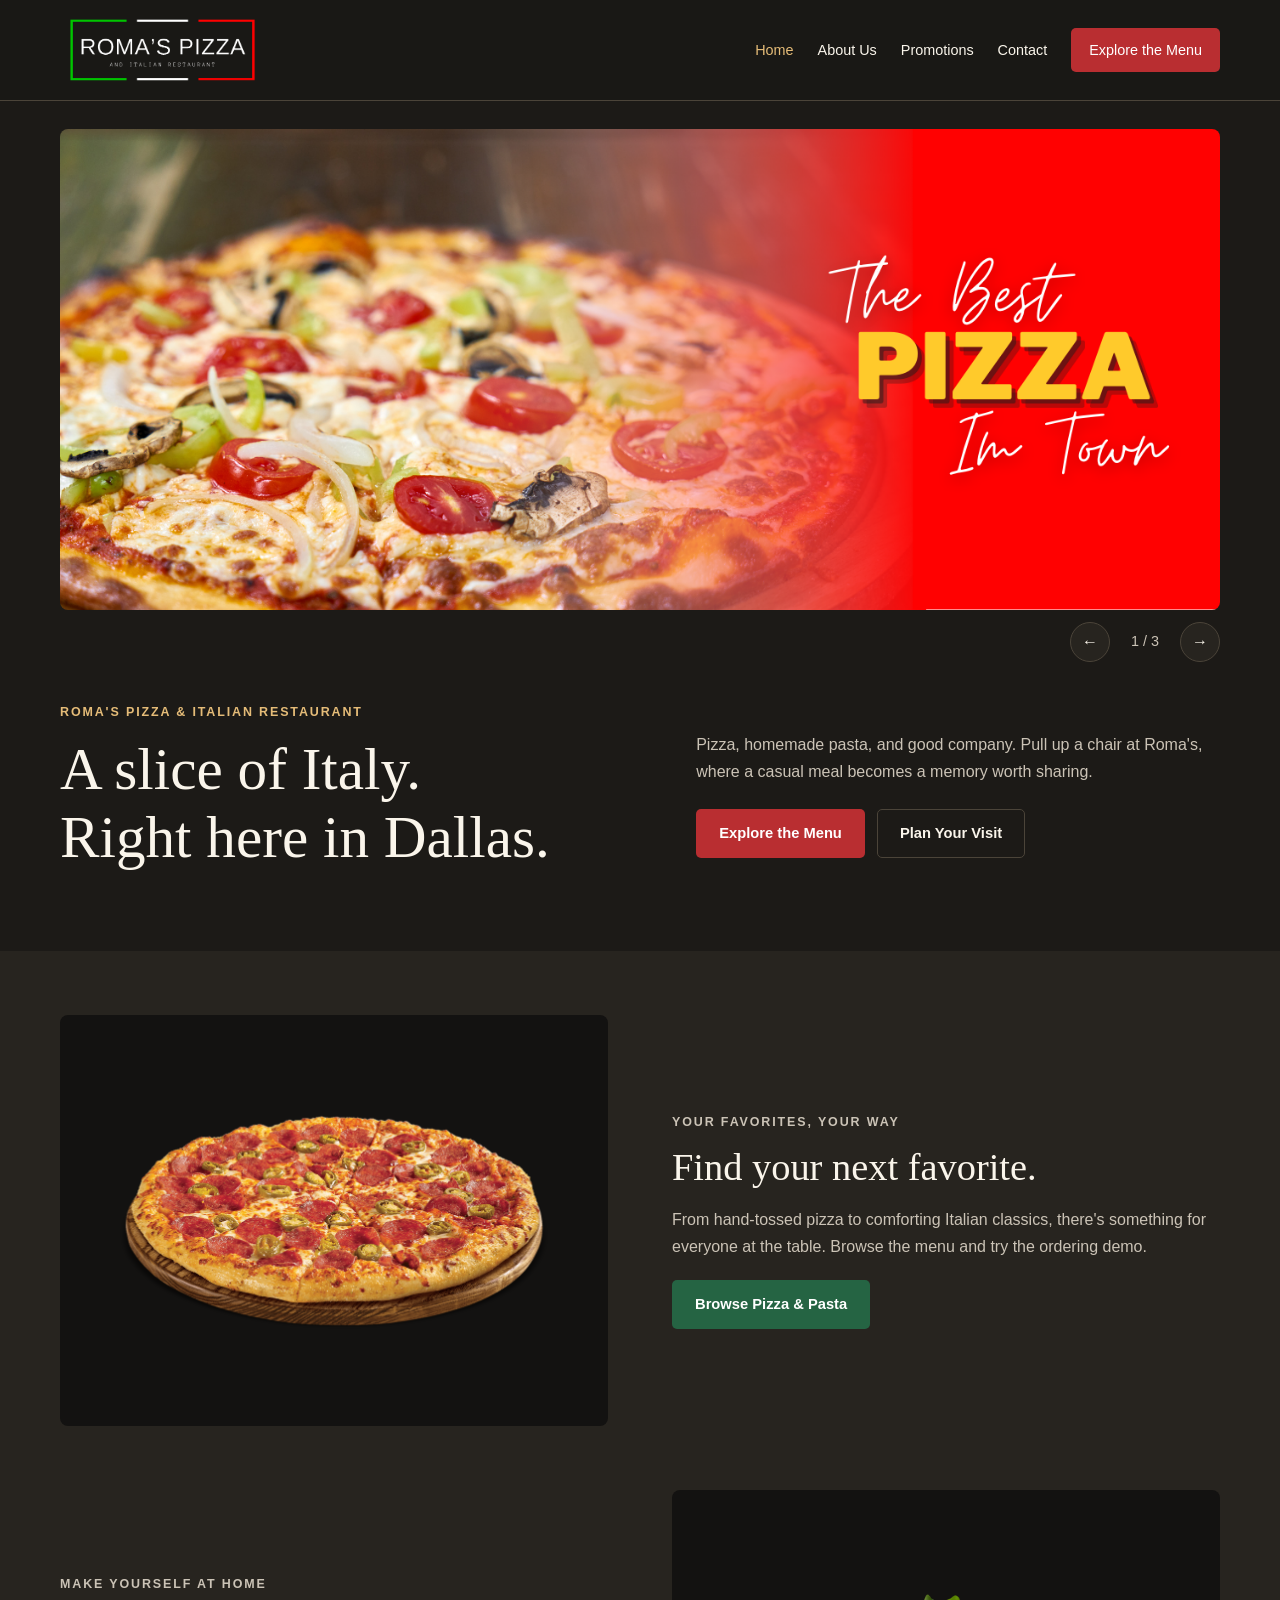
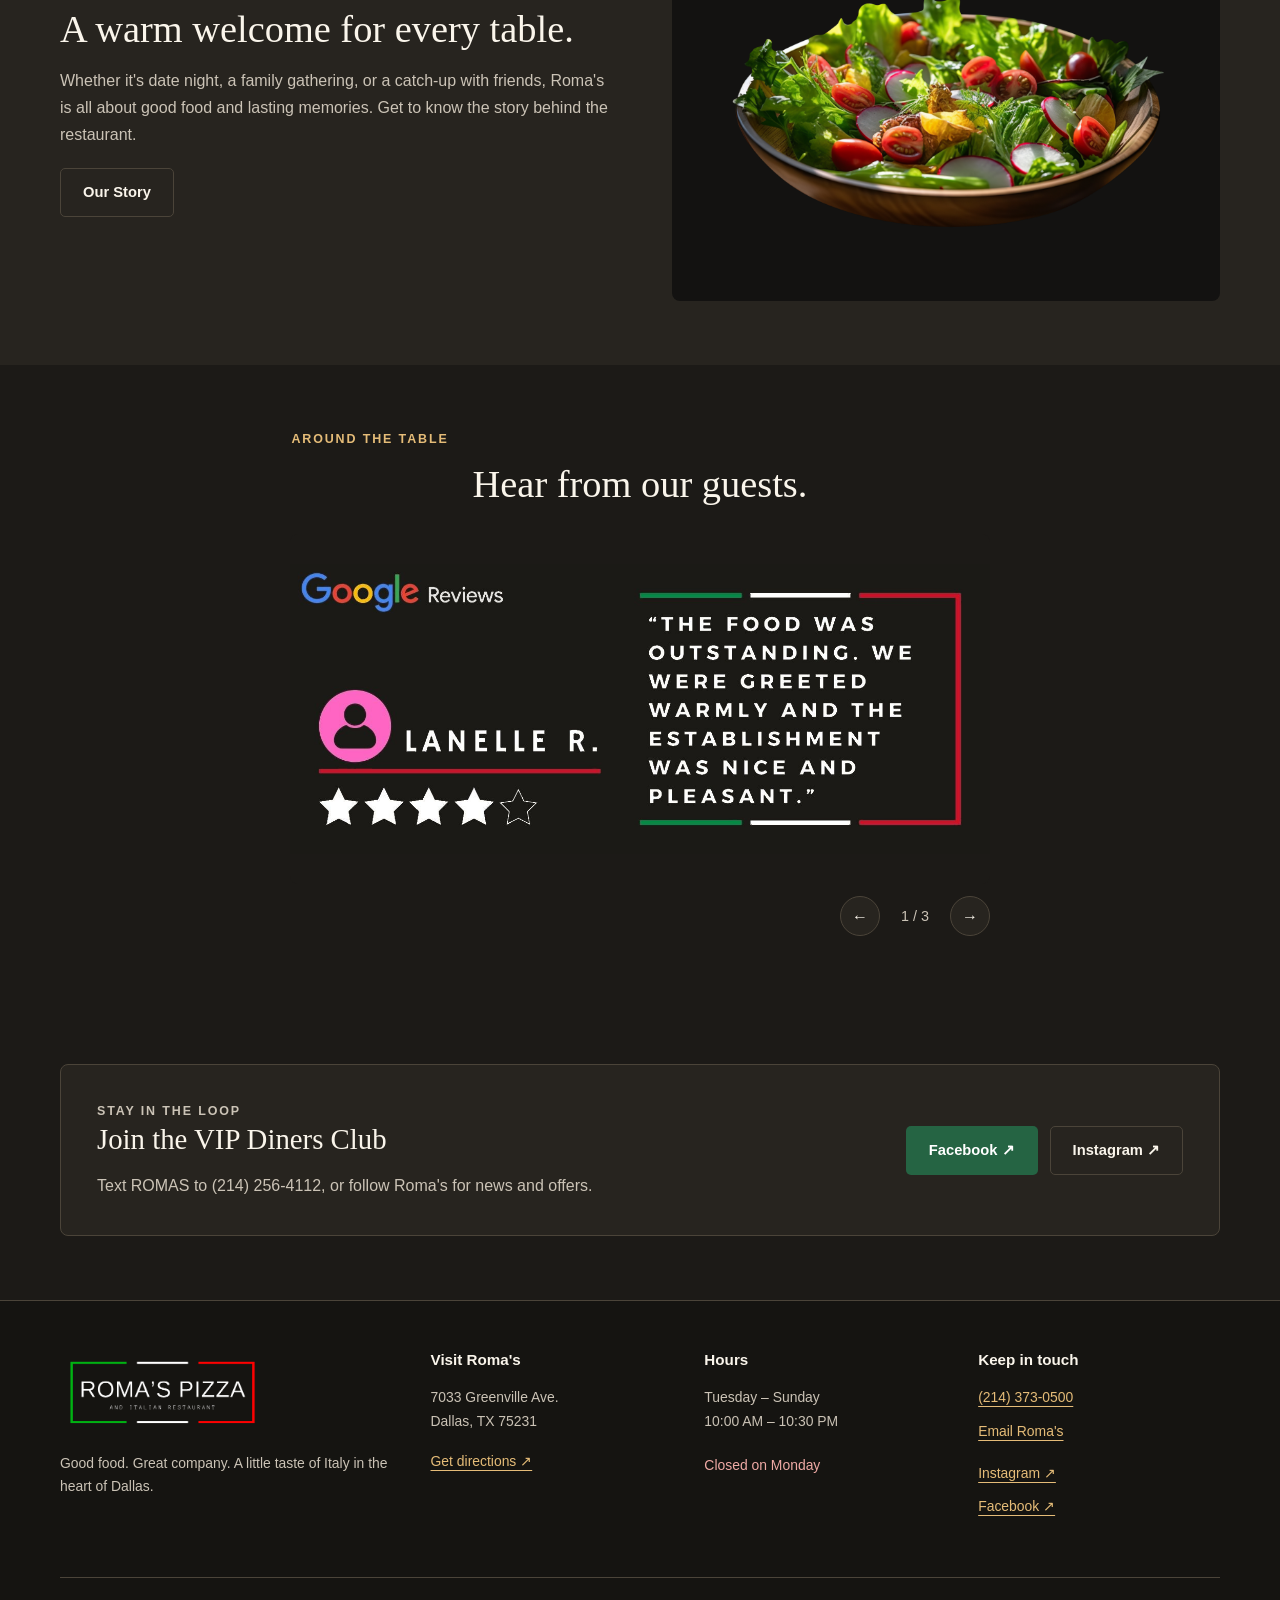
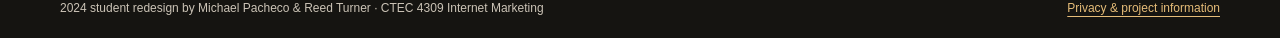
<file: index.html>
<!DOCTYPE html>
<html lang="en">
<head>
    <meta charset="UTF-8">
    <meta name="viewport" content="width=device-width, initial-scale=1.0">
    <meta name="description" content="A student redesign of Roma’s Pizza and Italian Restaurant in Dallas. Explore the menu, restaurant story, and contact information.">
    <title>Home — Roma's Pizza &amp; Italian Restaurant</title>
    <link rel="stylesheet" href="style.css">
    <script src="script.js" defer></script>
</head>
<body data-page="index.html">
    <a class="skip-link" href="#main-content">Skip to content</a>
<header class="site-header" id="top">
    <div class="container nav-container">
        <a class="navbar-brand" href="index.html" aria-label="Roma's Pizza and Italian Restaurant — home">
            <img src="images/logo.png" alt="Roma's Pizza and Italian Restaurant" width="1080" height="458">
        </a>
        <button class="navbar-toggler" type="button" aria-controls="navigation" aria-expanded="false">
            <span aria-hidden="true">☰</span> Menu
        </button>
        <nav class="navigation" id="navigation" aria-label="Main navigation">
            <ul class="navbar-nav">
                <li><a href="index.html">Home</a></li>
                <li><a href="about.html">About Us</a></li>
                <li><a href="promos.html">Promotions</a></li>
                <li><a href="contact.html">Contact</a></li>
                <li><a class="order" href="order.html">Explore the Menu</a></li>
            </ul>
        </nav>
    </div>
</header>
    <main id="main-content" tabindex="-1">

        <section class="container home-banner" aria-label="Featured promotions">
            <div class="carousel " role="region" aria-roledescription="carousel" aria-label="Featured pizza promotions">
        <div class="carousel-frame">
            <div class="carousel-slide">
                <img src="images/slide1.png" alt="Pizza banner: the best pizza in town.">
            </div>
            <div class="carousel-slide" hidden>
                <img src="images/slide2.png" alt="Original online-ordering promotion: 15% off." loading="lazy">
            </div>
            <div class="carousel-slide" hidden>
                <img src="images/slide3.png" alt="Introducing spicy pepperoni pizza." data-friday-image="images/fridayslide.png" loading="lazy">
            </div>
        </div>
        <div class="carousel-controls">
            <button class="carousel-prev" type="button" aria-label="Previous slide">←</button>
            <span class="carousel-status" aria-live="polite" aria-atomic="true">1 / 3</span>
            <button class="carousel-next" type="button" aria-label="Next slide">→</button>
        </div>
    </div>
        </section>
        <section class="container home-intro">
            <div>
                <p class="eyebrow">Roma's Pizza &amp; Italian Restaurant</p>
                <h1>A slice of Italy.<br>Right here in Dallas.</h1>
            </div>
            <div>
                <p>Pizza, homemade pasta, and good company. Pull up a chair at Roma's, where a casual meal becomes a memory worth sharing.</p>
                <div class="actions">
                    <a class="btn" href="order.html">Explore the Menu</a>
                    <a class="btn btn-outline" href="contact.html">Plan Your Visit</a>
                </div>
            </div>
        </section>
        <section class="soft-section section">
            <div class="container">
                <div class="feature-row">
                    <div class="feature-image food-cutout">
                        <img src="images/pizzabut.png" alt="A freshly baked pepperoni pizza" loading="lazy">
                    </div>
                    <div>
                        <p class="eyebrow">Your favorites, your way</p>
                        <h2>Find your next favorite.</h2>
                        <p>From hand-tossed pizza to comforting Italian classics, there's something for everyone at the table. Browse the menu and try the ordering demo.</p>
                        <a class="btn btn-green" href="order.html">Browse Pizza &amp; Pasta</a>
                    </div>
                </div>
                <div class="feature-row reverse">
                    <div>
                        <p class="eyebrow">Make yourself at home</p>
                        <h2>A warm welcome for every table.</h2>
                        <p>Whether it's date night, a family gathering, or a catch-up with friends, Roma's is all about good food and lasting memories. Get to know the story behind the restaurant.</p>
                        <a class="btn btn-outline" href="about.html">Our Story</a>
                    </div>
                    <div class="feature-image food-cutout">
                        <img src="images/saladbut.webp" alt="A fresh garden salad" loading="lazy">
                    </div>
                </div>
            </div>
        </section>
        <section class="container section" aria-labelledby="reviews-title">
            <div class="section-heading centered">
                <p class="eyebrow">Around the table</p>
                <h2 id="reviews-title">Hear from our guests.</h2>
            </div>
            <div class="carousel review-carousel" role="region" aria-roledescription="carousel" aria-label="Customer reviews">
        <div class="carousel-frame">
            <div class="carousel-slide">
                <img src="images/lane.jpg" alt="Lanelle R., four stars: The food was outstanding. We were greeted warmly and the establishment was nice and pleasant.">
            </div>
            <div class="carousel-slide" hidden>
                <img src="images/jess.jpg" alt="Jessica G., five stars: This place is so amazing! The food was so authentic and amazing. From the pizza to the pasta! We will definitely come back!" loading="lazy">
            </div>
            <div class="carousel-slide" hidden>
                <img src="images/eric.jpg" alt="Eric V., five stars: Unbelievable food, people and ambiance. Definitely a must when you’re in the mood for Italian." loading="lazy">
            </div>
        </div>
        <div class="carousel-controls">
            <button class="carousel-prev" type="button" aria-label="Previous slide">←</button>
            <span class="carousel-status" aria-live="polite" aria-atomic="true">1 / 3</span>
            <button class="carousel-next" type="button" aria-label="Next slide">→</button>
        </div>
    </div>
        </section>
        <section class="container section" aria-labelledby="club-title">
            <div class="club-panel">
                <div>
                    <p class="eyebrow">Stay in the loop</p>
                    <h2 id="club-title">Join the VIP Diners Club</h2>
                    <p>Text ROMAS to (214) 256-4112, or follow Roma's for news and offers.</p>
                </div>
                <div class="actions">
                    <a class="btn btn-green" href="https://www.facebook.com/RomasDallas" target="_blank" rel="noopener noreferrer">Facebook ↗</a>
                    <a class="btn btn-outline" href="https://www.instagram.com/romasitaliadallas/" target="_blank" rel="noopener noreferrer">Instagram ↗</a>
                </div>
            </div>
        </section>
    </main>
    <footer class="site-footer">
    <div class="container footer-grid">
        <div class="footer-intro">
            <img class="footer-logo" src="images/logofoot.png" alt="Roma's Pizza and Italian Restaurant" width="1080" height="458" loading="lazy">
            <p>Good food. Great company. A little taste of Italy in the heart of Dallas.</p>
        </div>
        <div>
            <h2>Visit Roma's</h2>
            <address>7033 Greenville Ave.<br>Dallas, TX 75231</address>
            <a href="https://maps.app.goo.gl/vVY8QDRWaMRh36cW6" target="_blank" rel="noopener noreferrer">Get directions ↗</a>
        </div>
        <div>
            <h2>Hours</h2>
            <p>Tuesday – Sunday<br>10:00 AM – 10:30 PM</p>
            <p class="closed">Closed on Monday</p>
        </div>
        <div>
            <h2>Keep in touch</h2>
            <a href="tel:+12143730500">(214) 373-0500</a>
            <a href="mailto:manager@romasdallas.com">Email Roma's</a>
            <div class="footer-socials">
                <a href="https://www.instagram.com/romasitaliadallas/" target="_blank" rel="noopener noreferrer">Instagram ↗</a>
                <a href="https://www.facebook.com/RomasDallas" target="_blank" rel="noopener noreferrer">Facebook ↗</a>
            </div>
        </div>
    </div>
    <div class="container footer-bottom">
        <p>2024 student redesign by Michael Pacheco &amp; Reed Turner · CTEC 4309 Internet Marketing</p>
        <a href="policy.html">Privacy &amp; project information</a>
    </div>
</footer>
<a class="to-top" href="#top" aria-label="Back to top">↑</a>
</body>
</html>
</file>
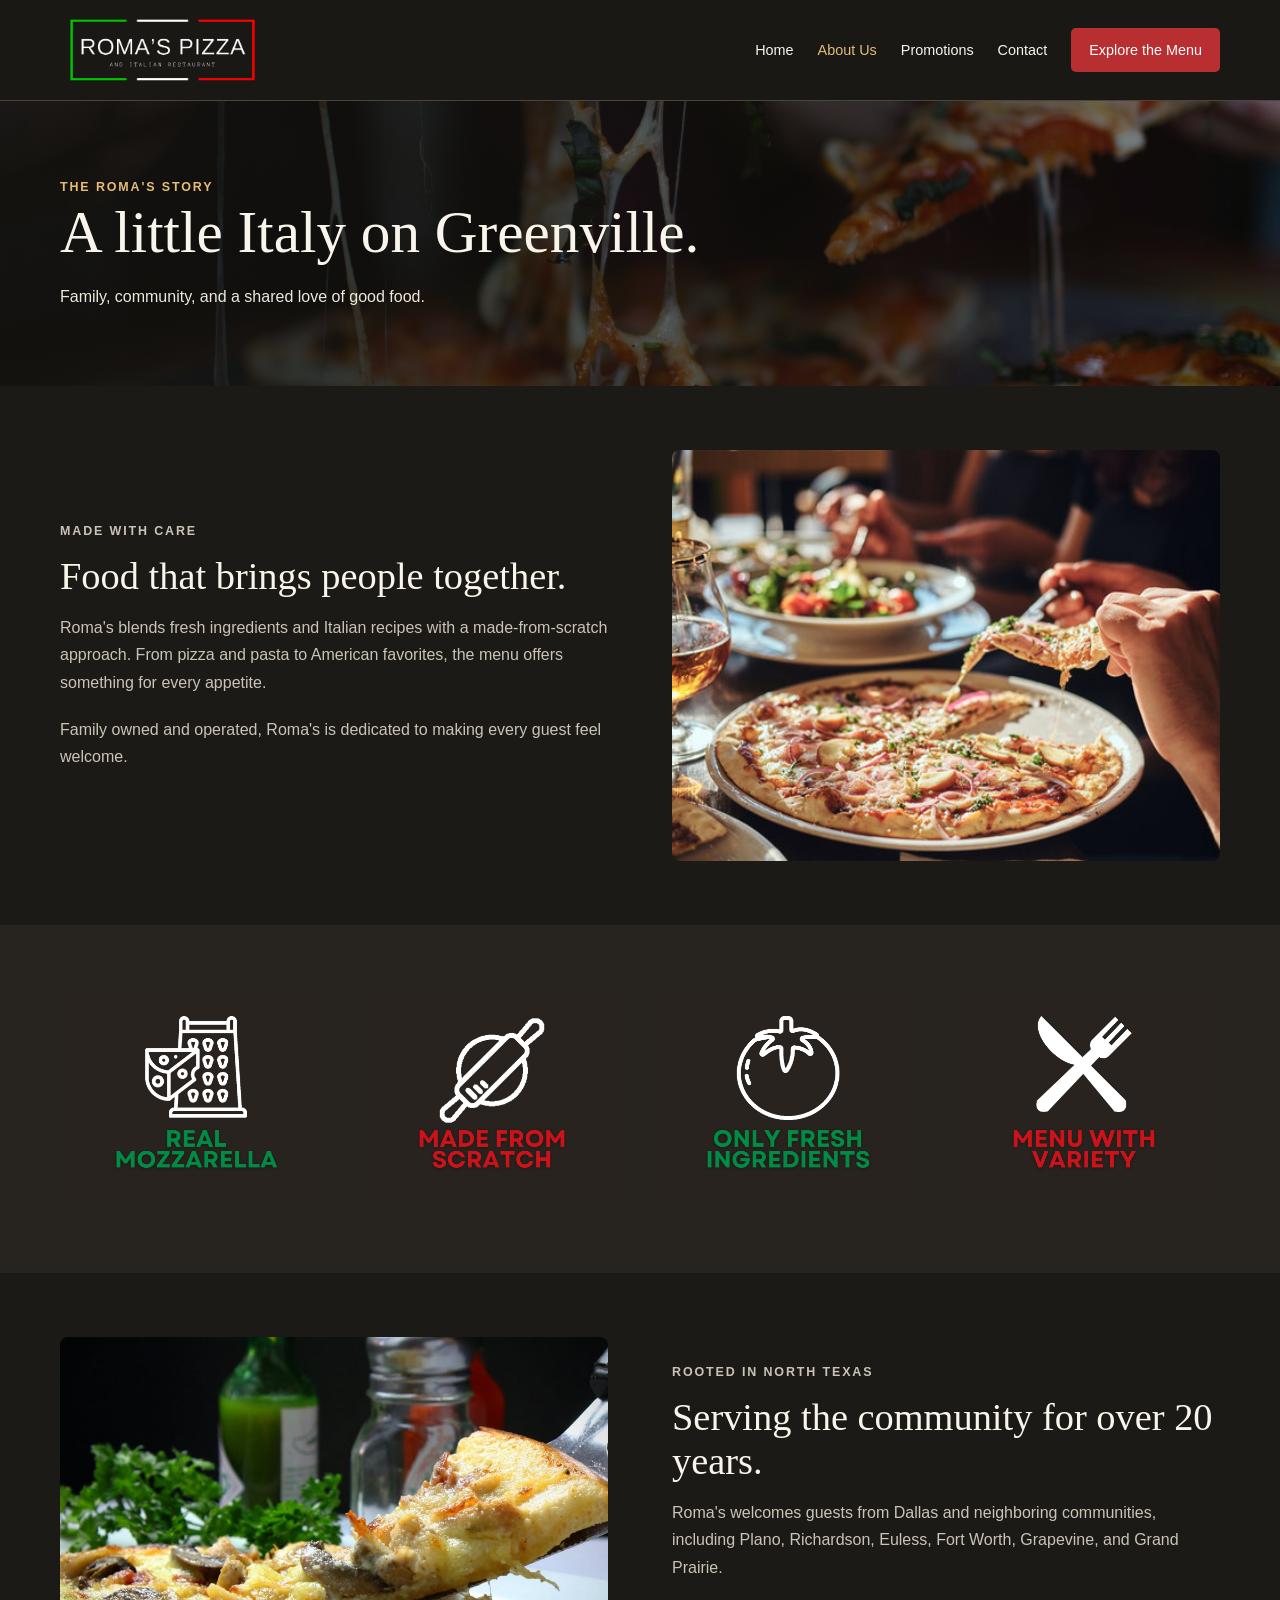
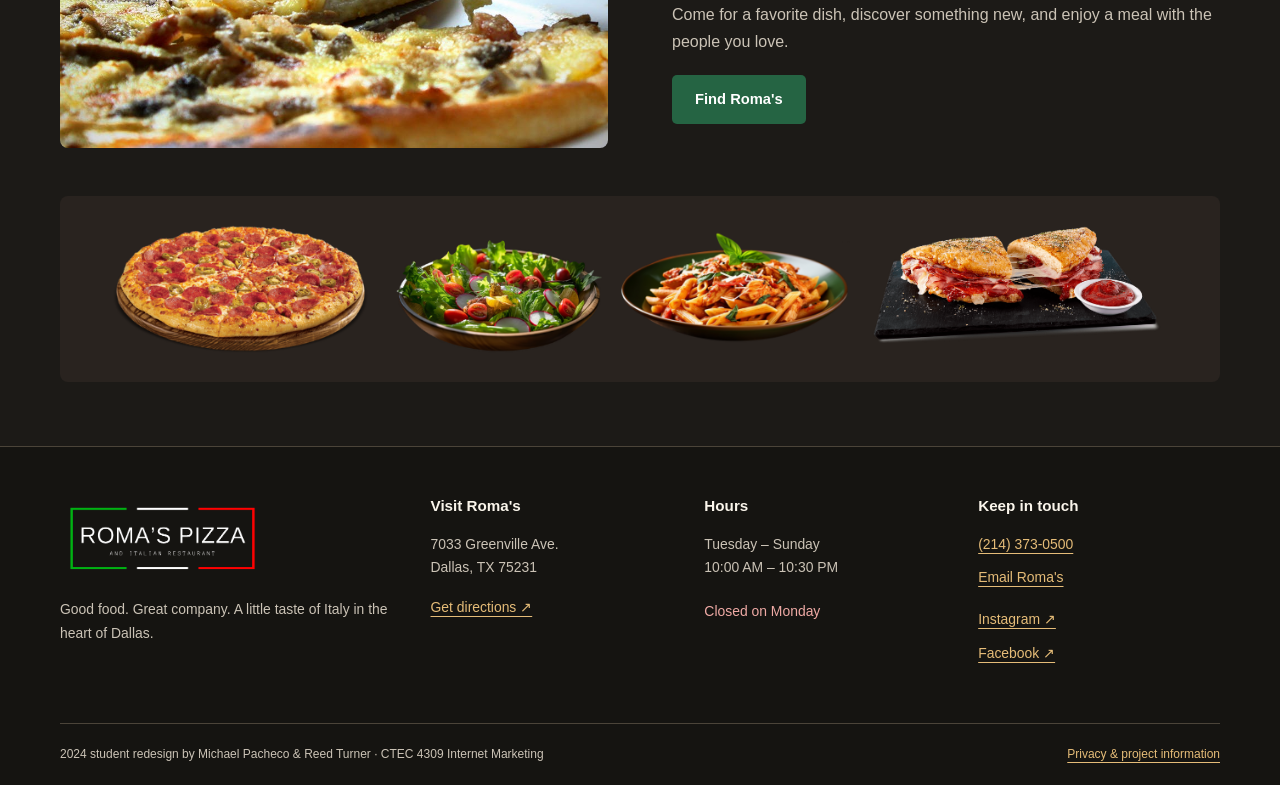
<file: about.html>
<!DOCTYPE html>
<html lang="en">
<head>
    <meta charset="UTF-8">
    <meta name="viewport" content="width=device-width, initial-scale=1.0">
    <meta name="description" content="Learn about the family-owned restaurant and the community behind this Roma’s student website redesign.">
    <title>About Us — Roma's Pizza &amp; Italian Restaurant</title>
    <link rel="stylesheet" href="style.css">
    <script src="script.js" defer></script>
</head>
<body data-page="about.html">
    <a class="skip-link" href="#main-content">Skip to content</a>
<header class="site-header" id="top">
    <div class="container nav-container">
        <a class="navbar-brand" href="index.html" aria-label="Roma's Pizza and Italian Restaurant — home">
            <img src="images/logo.png" alt="Roma's Pizza and Italian Restaurant" width="1080" height="458">
        </a>
        <button class="navbar-toggler" type="button" aria-controls="navigation" aria-expanded="false">
            <span aria-hidden="true">☰</span> Menu
        </button>
        <nav class="navigation" id="navigation" aria-label="Main navigation">
            <ul class="navbar-nav">
                <li><a href="index.html">Home</a></li>
                <li><a href="about.html">About Us</a></li>
                <li><a href="promos.html">Promotions</a></li>
                <li><a href="contact.html">Contact</a></li>
                <li><a class="order" href="order.html">Explore the Menu</a></li>
            </ul>
        </nav>
    </div>
</header>
    <main id="main-content" tabindex="-1">

        <section class="page-hero about-hero">
            <div class="container">
                <p class="eyebrow">The Roma's story</p>
                <h1>A little Italy on Greenville.</h1>
                <p>Family, community, and a shared love of good food.</p>
            </div>
        </section>
        <section class="container section">
            <div class="feature-row">
                <div>
                    <p class="eyebrow">Made with care</p>
                    <h2>Food that brings people together.</h2>
                    <p class="muted">Roma's blends fresh ingredients and Italian recipes with a made-from-scratch approach. From pizza and pasta to American favorites, the menu offers something for every appetite.</p>
                    <p class="muted">Family owned and operated, Roma's is dedicated to making every guest feel welcome.</p>
                </div>
                <div class="feature-image">
                    <img src="images/firstsecone.jpg" alt="An Italian dish from Roma's original project photography" loading="lazy">
                </div>
            </div>
        </section>
        <section class="soft-section section" aria-label="Restaurant highlights">
            <div class="container facts-grid">
                <img src="images/fact1.png" alt="Real mozzarella" loading="lazy">
                <img src="images/fact2.png" alt="Made from scratch" loading="lazy">
                <img src="images/fact3.png" alt="Only fresh ingredients" loading="lazy">
                <img src="images/fact4.png" alt="A menu with variety" loading="lazy">
            </div>
        </section>
        <section class="container section">
            <div class="feature-row reverse">
                <div class="feature-image">
                    <img src="images/alfredo-pizza.jpg" alt="Chicken Alfredo pizza" loading="lazy">
                </div>
                <div>
                    <p class="eyebrow">Rooted in North Texas</p>
                    <h2>Serving the community for over 20 years.</h2>
                    <p class="muted">Roma's welcomes guests from Dallas and neighboring communities, including Plano, Richardson, Euless, Fort Worth, Grapevine, and Grand Prairie.</p>
                    <p class="muted">Come for a favorite dish, discover something new, and enjoy a meal with the people you love.</p>
                    <a class="btn btn-green" href="contact.html">Find Roma's</a>
                </div>
            </div>
            <img class="food-banner" src="images/foodoptions.png" alt="Pizza, salad, pasta, and wine from the original restaurant redesign" loading="lazy">
        </section>
    </main>
    <footer class="site-footer">
    <div class="container footer-grid">
        <div class="footer-intro">
            <img class="footer-logo" src="images/logofoot.png" alt="Roma's Pizza and Italian Restaurant" width="1080" height="458" loading="lazy">
            <p>Good food. Great company. A little taste of Italy in the heart of Dallas.</p>
        </div>
        <div>
            <h2>Visit Roma's</h2>
            <address>7033 Greenville Ave.<br>Dallas, TX 75231</address>
            <a href="https://maps.app.goo.gl/vVY8QDRWaMRh36cW6" target="_blank" rel="noopener noreferrer">Get directions ↗</a>
        </div>
        <div>
            <h2>Hours</h2>
            <p>Tuesday – Sunday<br>10:00 AM – 10:30 PM</p>
            <p class="closed">Closed on Monday</p>
        </div>
        <div>
            <h2>Keep in touch</h2>
            <a href="tel:+12143730500">(214) 373-0500</a>
            <a href="mailto:manager@romasdallas.com">Email Roma's</a>
            <div class="footer-socials">
                <a href="https://www.instagram.com/romasitaliadallas/" target="_blank" rel="noopener noreferrer">Instagram ↗</a>
                <a href="https://www.facebook.com/RomasDallas" target="_blank" rel="noopener noreferrer">Facebook ↗</a>
            </div>
        </div>
    </div>
    <div class="container footer-bottom">
        <p>2024 student redesign by Michael Pacheco &amp; Reed Turner · CTEC 4309 Internet Marketing</p>
        <a href="policy.html">Privacy &amp; project information</a>
    </div>
</footer>
<a class="to-top" href="#top" aria-label="Back to top">↑</a>
</body>
</html>
</file>
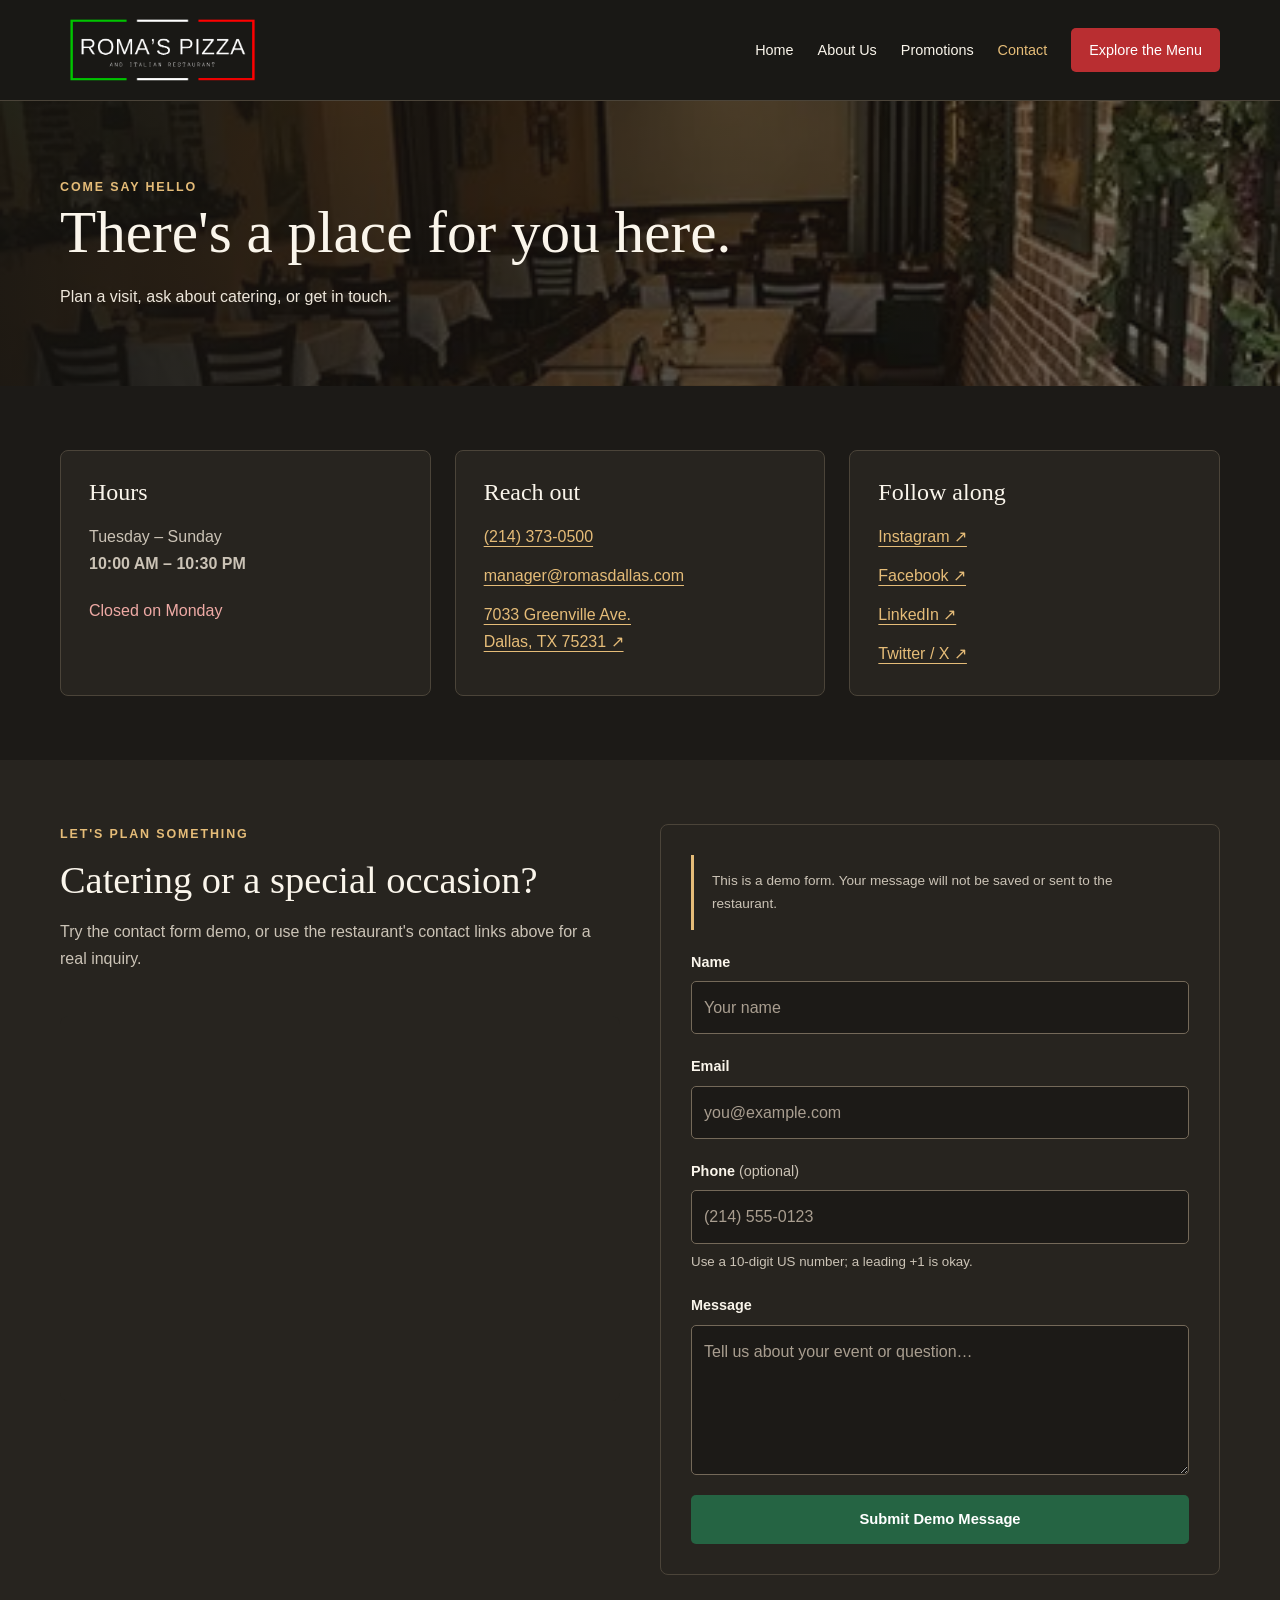
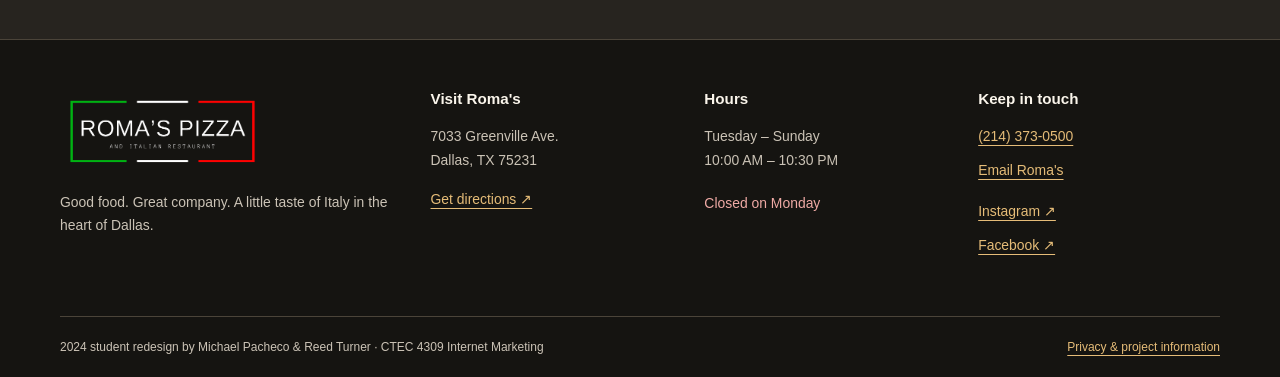
<file: contact.html>
<!DOCTYPE html>
<html lang="en">
<head>
    <meta charset="UTF-8">
    <meta name="viewport" content="width=device-width, initial-scale=1.0">
    <meta name="description" content="Restaurant contact details, location, and a demonstration inquiry form for the Roma’s student project.">
    <title>Contact — Roma's Pizza &amp; Italian Restaurant</title>
    <link rel="stylesheet" href="style.css">
    <script src="script.js" defer></script>
    <script src="form.js" defer></script>
</head>
<body data-page="contact.html">
    <a class="skip-link" href="#main-content">Skip to content</a>
<header class="site-header" id="top">
    <div class="container nav-container">
        <a class="navbar-brand" href="index.html" aria-label="Roma's Pizza and Italian Restaurant — home">
            <img src="images/logo.png" alt="Roma's Pizza and Italian Restaurant" width="1080" height="458">
        </a>
        <button class="navbar-toggler" type="button" aria-controls="navigation" aria-expanded="false">
            <span aria-hidden="true">☰</span> Menu
        </button>
        <nav class="navigation" id="navigation" aria-label="Main navigation">
            <ul class="navbar-nav">
                <li><a href="index.html">Home</a></li>
                <li><a href="about.html">About Us</a></li>
                <li><a href="promos.html">Promotions</a></li>
                <li><a href="contact.html">Contact</a></li>
                <li><a class="order" href="order.html">Explore the Menu</a></li>
            </ul>
        </nav>
    </div>
</header>
    <main id="main-content" tabindex="-1">

        <section class="page-hero contact-hero">
            <div class="container">
                <p class="eyebrow">Come say hello</p>
                <h1>There's a place for you here.</h1>
                <p>Plan a visit, ask about catering, or get in touch.</p>
            </div>
        </section>
        <section class="container section" aria-label="Restaurant information">
            <div class="contact-cards">
                <div class="info-card">
                    <h2>Hours</h2>
                    <p>Tuesday – Sunday<br><strong>10:00 AM – 10:30 PM</strong></p>
                    <p class="closed">Closed on Monday</p>
                </div>
                <div class="info-card">
                    <h2>Reach out</h2>
                    <ul class="contact-links">
                        <li><a href="tel:+12143730500">(214) 373-0500</a></li>
                        <li><a href="mailto:manager@romasdallas.com">manager@romasdallas.com</a></li>
                        <li><a href="https://maps.app.goo.gl/vVY8QDRWaMRh36cW6" target="_blank" rel="noopener noreferrer">7033 Greenville Ave.<br>Dallas, TX 75231 ↗</a></li>
                    </ul>
                </div>
                <div class="info-card">
                    <h2>Follow along</h2>
                    <ul class="contact-links">
                        <li><a href="https://www.instagram.com/romasitaliadallas/" target="_blank" rel="noopener noreferrer">Instagram ↗</a></li>
                        <li><a href="https://www.facebook.com/RomasDallas" target="_blank" rel="noopener noreferrer">Facebook ↗</a></li>
                        <li><a href="https://www.linkedin.com/company/romaspizzadallas/" target="_blank" rel="noopener noreferrer">LinkedIn ↗</a></li>
                        <li><a href="https://twitter.com/romasdallas" target="_blank" rel="noopener noreferrer">Twitter / X ↗</a></li>
                    </ul>
                </div>
            </div>
        </section>
        <section class="soft-section section" aria-labelledby="contact-title">
            <div class="container contact-layout">
                <div>
                    <p class="eyebrow">Let's plan something</p>
                    <h2 id="contact-title">Catering or a special occasion?</h2>
                    <p class="muted">Try the contact form demo, or use the restaurant's contact links above for a real inquiry.</p>
                    <iframe class="map-frame" title="Map showing Roma's Pizza and Italian Restaurant in Dallas" src="https://www.google.com/maps/embed?pb=!1m18!1m12!1m3!1d11270.991741326021!2d-96.76862973841374!3d32.874734710868836!2m3!1f0!2f0!3f0!3m2!1i1024!2i768!4f13.1!3m3!1m2!1s0x864c20bc20539d65%3A0x6b69d112fef285d7!2sRoma&#39;s%20Pizza%20%26%20Italian%20Restaurant!5e0!3m2!1sen!2sus!4v1712776834299!5m2!1sen!2sus" loading="lazy" referrerpolicy="no-referrer-when-downgrade" allowfullscreen></iframe>
                </div>
                <div class="form-wrapper">
                    <!-- Demo fields omit name attributes so entered details stay out of the confirmation URL. -->
                    <form id="contact-form" class="contact-form" action="message.html" method="get">
                        <p class="demo-note" id="form-note">This is a demo form. Your message will not be saved or sent to the restaurant.</p>
                        <div class="form-field">
                            <label for="name">Name</label>
                            <input id="name" type="text" autocomplete="name" maxlength="100" placeholder="Your name" required>
                        </div>
                        <div class="form-field">
                            <label for="email">Email</label>
                            <input id="email" type="email" autocomplete="email" maxlength="254" placeholder="you@example.com" required>
                        </div>
                        <div class="form-field">
                            <label for="phone">Phone <span class="optional">(optional)</span></label>
                            <input id="phone" type="tel" autocomplete="tel" maxlength="25" placeholder="(214) 555-0123" aria-describedby="phone-help">
                            <small id="phone-help">Use a 10-digit US number; a leading +1 is okay.</small>
                        </div>
                        <div class="form-field">
                            <label for="message">Message</label>
                            <textarea id="message" maxlength="5000" placeholder="Tell us about your event or question…" required></textarea>
                        </div>
                        <button class="btn btn-green" type="submit" aria-describedby="form-note">Submit Demo Message</button>
                    </form>
                </div>
            </div>
        </section>
    </main>
    <footer class="site-footer">
    <div class="container footer-grid">
        <div class="footer-intro">
            <img class="footer-logo" src="images/logofoot.png" alt="Roma's Pizza and Italian Restaurant" width="1080" height="458" loading="lazy">
            <p>Good food. Great company. A little taste of Italy in the heart of Dallas.</p>
        </div>
        <div>
            <h2>Visit Roma's</h2>
            <address>7033 Greenville Ave.<br>Dallas, TX 75231</address>
            <a href="https://maps.app.goo.gl/vVY8QDRWaMRh36cW6" target="_blank" rel="noopener noreferrer">Get directions ↗</a>
        </div>
        <div>
            <h2>Hours</h2>
            <p>Tuesday – Sunday<br>10:00 AM – 10:30 PM</p>
            <p class="closed">Closed on Monday</p>
        </div>
        <div>
            <h2>Keep in touch</h2>
            <a href="tel:+12143730500">(214) 373-0500</a>
            <a href="mailto:manager@romasdallas.com">Email Roma's</a>
            <div class="footer-socials">
                <a href="https://www.instagram.com/romasitaliadallas/" target="_blank" rel="noopener noreferrer">Instagram ↗</a>
                <a href="https://www.facebook.com/RomasDallas" target="_blank" rel="noopener noreferrer">Facebook ↗</a>
            </div>
        </div>
    </div>
    <div class="container footer-bottom">
        <p>2024 student redesign by Michael Pacheco &amp; Reed Turner · CTEC 4309 Internet Marketing</p>
        <a href="policy.html">Privacy &amp; project information</a>
    </div>
</footer>
<a class="to-top" href="#top" aria-label="Back to top">↑</a>
</body>
</html>
</file>
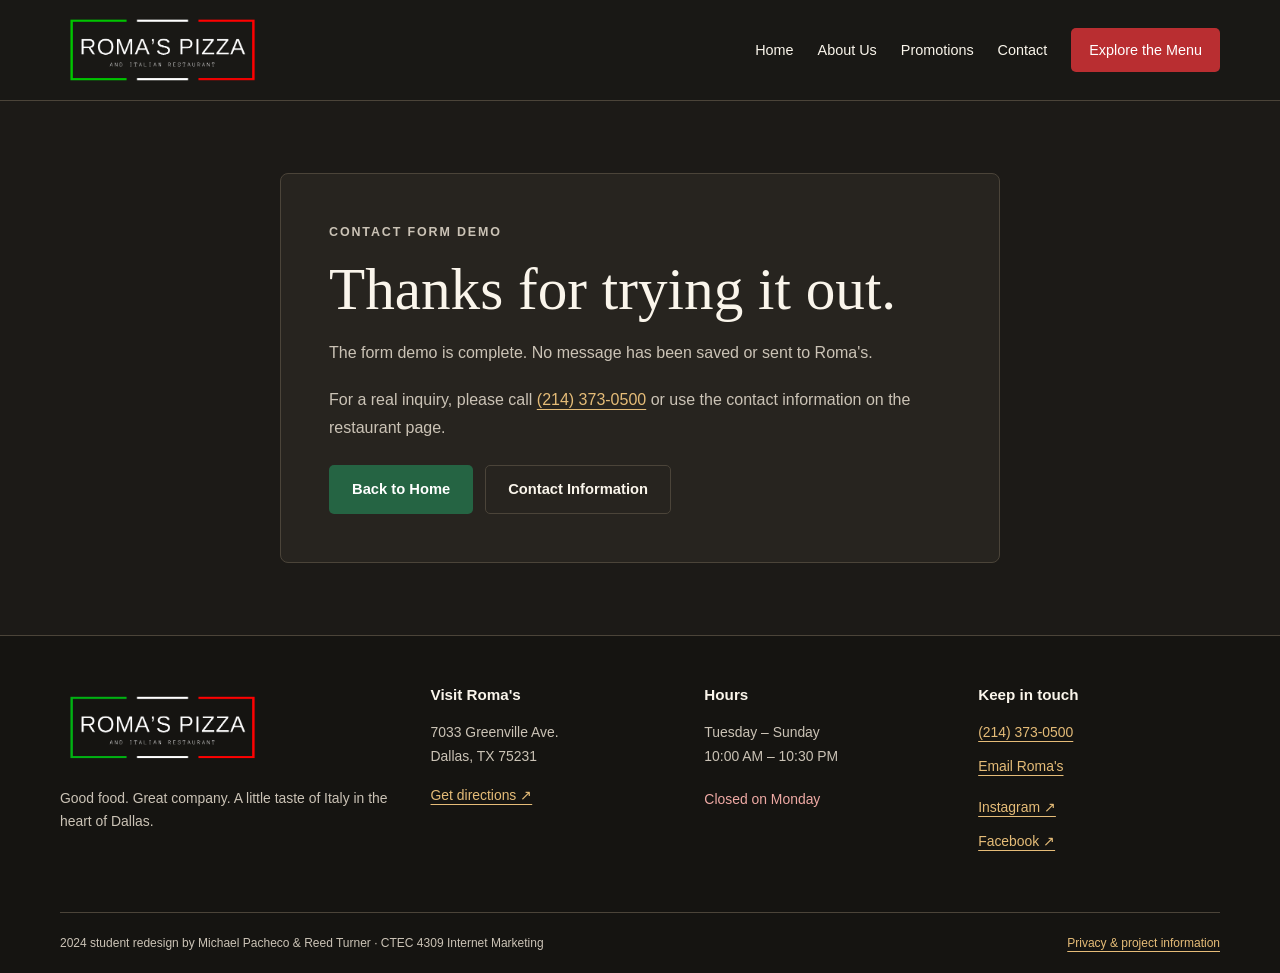
<file: message.html>
<!DOCTYPE html>
<html lang="en">
<head>
    <meta charset="UTF-8">
    <meta name="viewport" content="width=device-width, initial-scale=1.0">
    <meta name="description" content="Confirmation page for the demonstration contact form. No real message is sent.">
    <title>Demo Complete — Roma's Pizza &amp; Italian Restaurant</title>
    <link rel="stylesheet" href="style.css">
    <script src="script.js" defer></script>
</head>
<body data-page="message.html">
    <a class="skip-link" href="#main-content">Skip to content</a>
<header class="site-header" id="top">
    <div class="container nav-container">
        <a class="navbar-brand" href="index.html" aria-label="Roma's Pizza and Italian Restaurant — home">
            <img src="images/logo.png" alt="Roma's Pizza and Italian Restaurant" width="1080" height="458">
        </a>
        <button class="navbar-toggler" type="button" aria-controls="navigation" aria-expanded="false">
            <span aria-hidden="true">☰</span> Menu
        </button>
        <nav class="navigation" id="navigation" aria-label="Main navigation">
            <ul class="navbar-nav">
                <li><a href="index.html">Home</a></li>
                <li><a href="about.html">About Us</a></li>
                <li><a href="promos.html">Promotions</a></li>
                <li><a href="contact.html">Contact</a></li>
                <li><a class="order" href="order.html">Explore the Menu</a></li>
            </ul>
        </nav>
    </div>
</header>
    <main id="main-content" tabindex="-1">

        <div class="container">
            <section class="message-panel">
                <p class="eyebrow">Contact form demo</p>
                <h1>Thanks for trying it out.</h1>
                <p>The form demo is complete. No message has been saved or sent to Roma's.</p>
                <p>For a real inquiry, please call <a href="tel:+12143730500">(214) 373-0500</a> or use the contact information on the restaurant page.</p>
                <div class="actions">
                    <a class="btn btn-green" href="index.html">Back to Home</a>
                    <a class="btn btn-outline" href="contact.html">Contact Information</a>
                </div>
            </section>
        </div>
    </main>
    <footer class="site-footer">
    <div class="container footer-grid">
        <div class="footer-intro">
            <img class="footer-logo" src="images/logofoot.png" alt="Roma's Pizza and Italian Restaurant" width="1080" height="458" loading="lazy">
            <p>Good food. Great company. A little taste of Italy in the heart of Dallas.</p>
        </div>
        <div>
            <h2>Visit Roma's</h2>
            <address>7033 Greenville Ave.<br>Dallas, TX 75231</address>
            <a href="https://maps.app.goo.gl/vVY8QDRWaMRh36cW6" target="_blank" rel="noopener noreferrer">Get directions ↗</a>
        </div>
        <div>
            <h2>Hours</h2>
            <p>Tuesday – Sunday<br>10:00 AM – 10:30 PM</p>
            <p class="closed">Closed on Monday</p>
        </div>
        <div>
            <h2>Keep in touch</h2>
            <a href="tel:+12143730500">(214) 373-0500</a>
            <a href="mailto:manager@romasdallas.com">Email Roma's</a>
            <div class="footer-socials">
                <a href="https://www.instagram.com/romasitaliadallas/" target="_blank" rel="noopener noreferrer">Instagram ↗</a>
                <a href="https://www.facebook.com/RomasDallas" target="_blank" rel="noopener noreferrer">Facebook ↗</a>
            </div>
        </div>
    </div>
    <div class="container footer-bottom">
        <p>2024 student redesign by Michael Pacheco &amp; Reed Turner · CTEC 4309 Internet Marketing</p>
        <a href="policy.html">Privacy &amp; project information</a>
    </div>
</footer>
<a class="to-top" href="#top" aria-label="Back to top">↑</a>
</body>
</html>
</file>
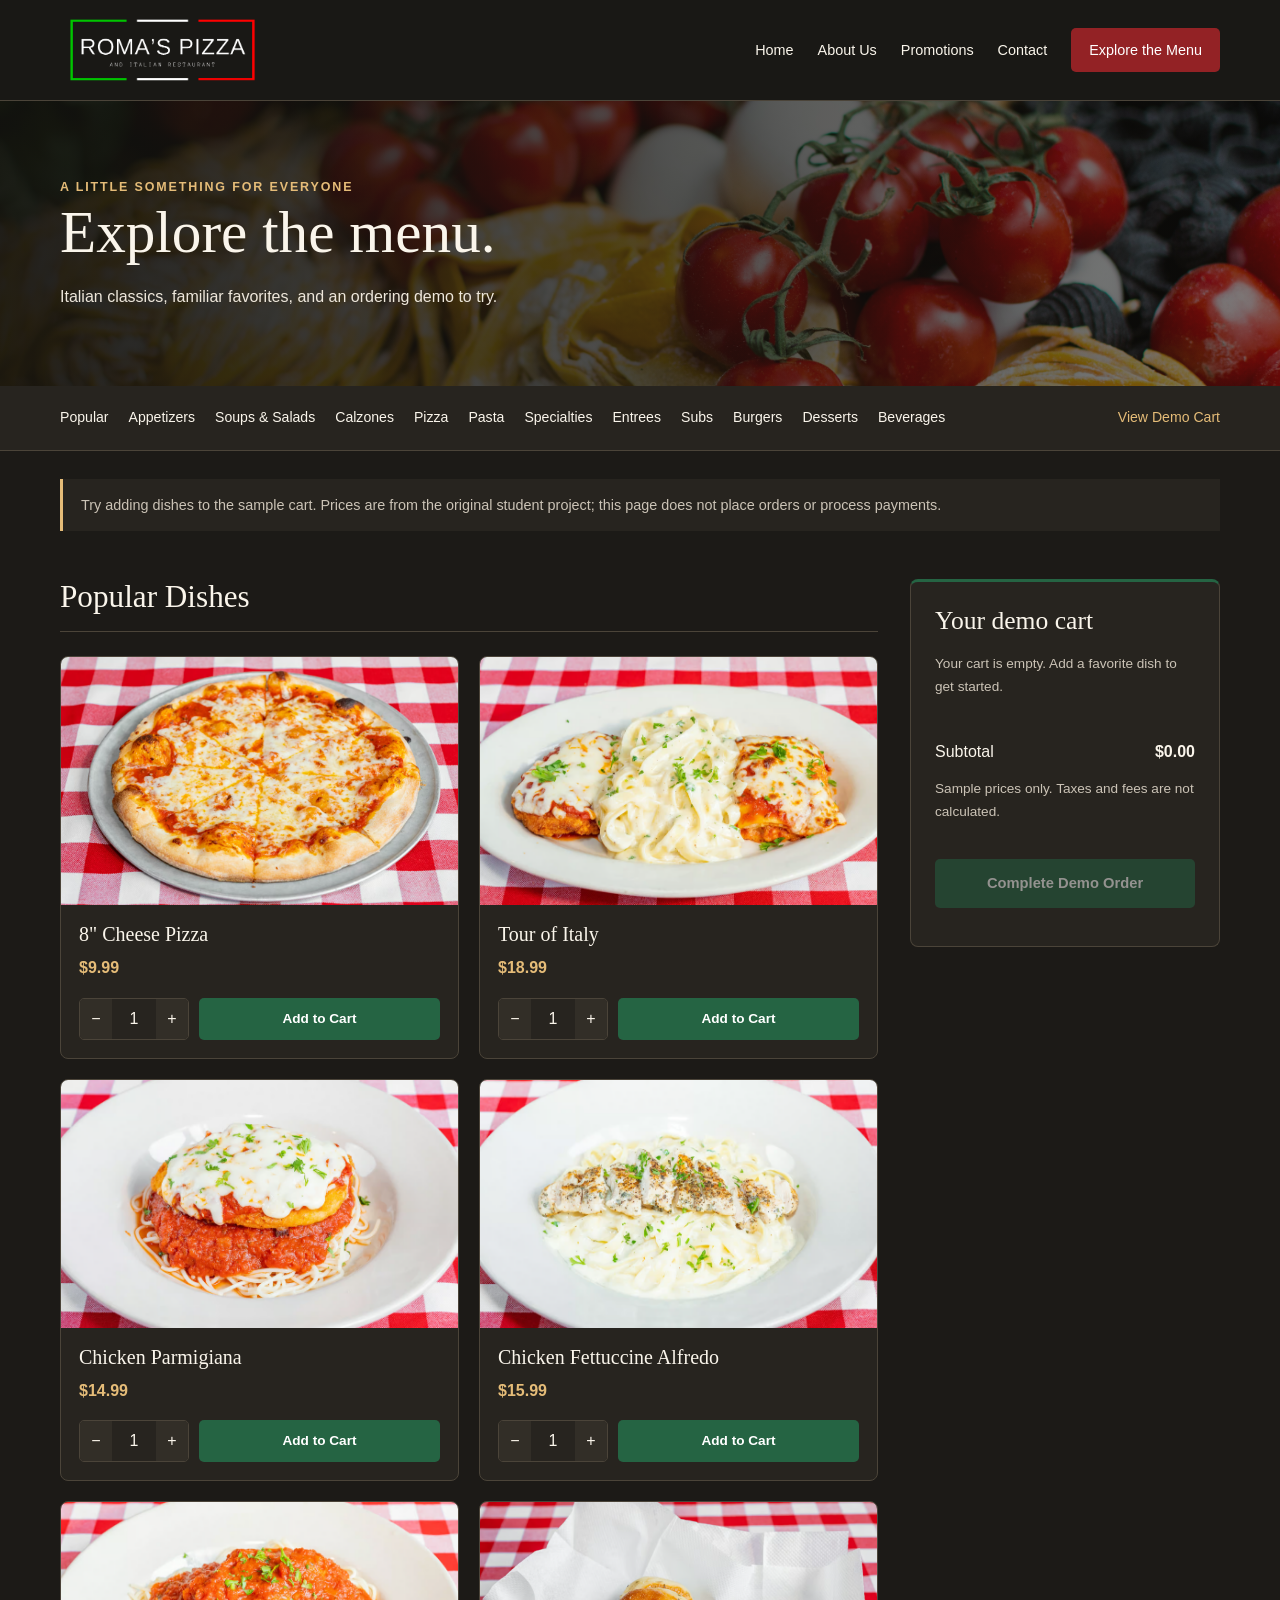
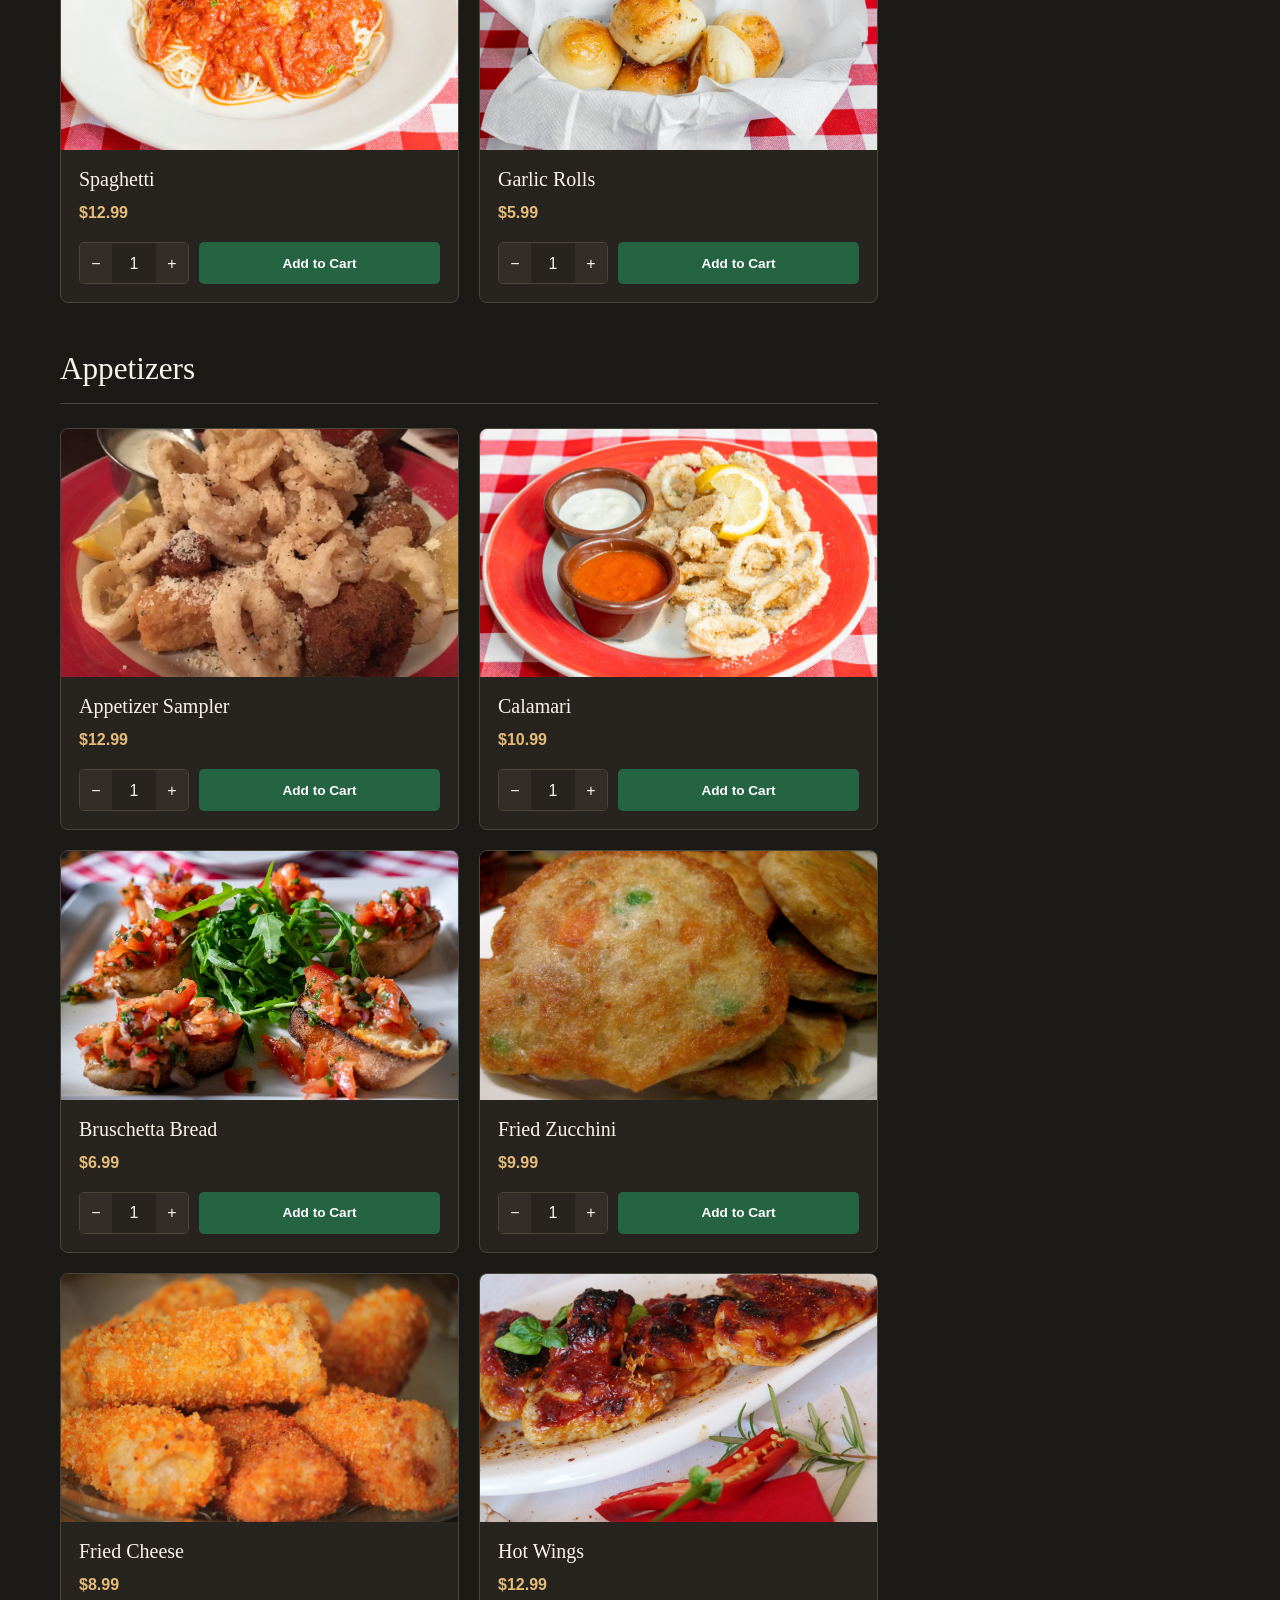
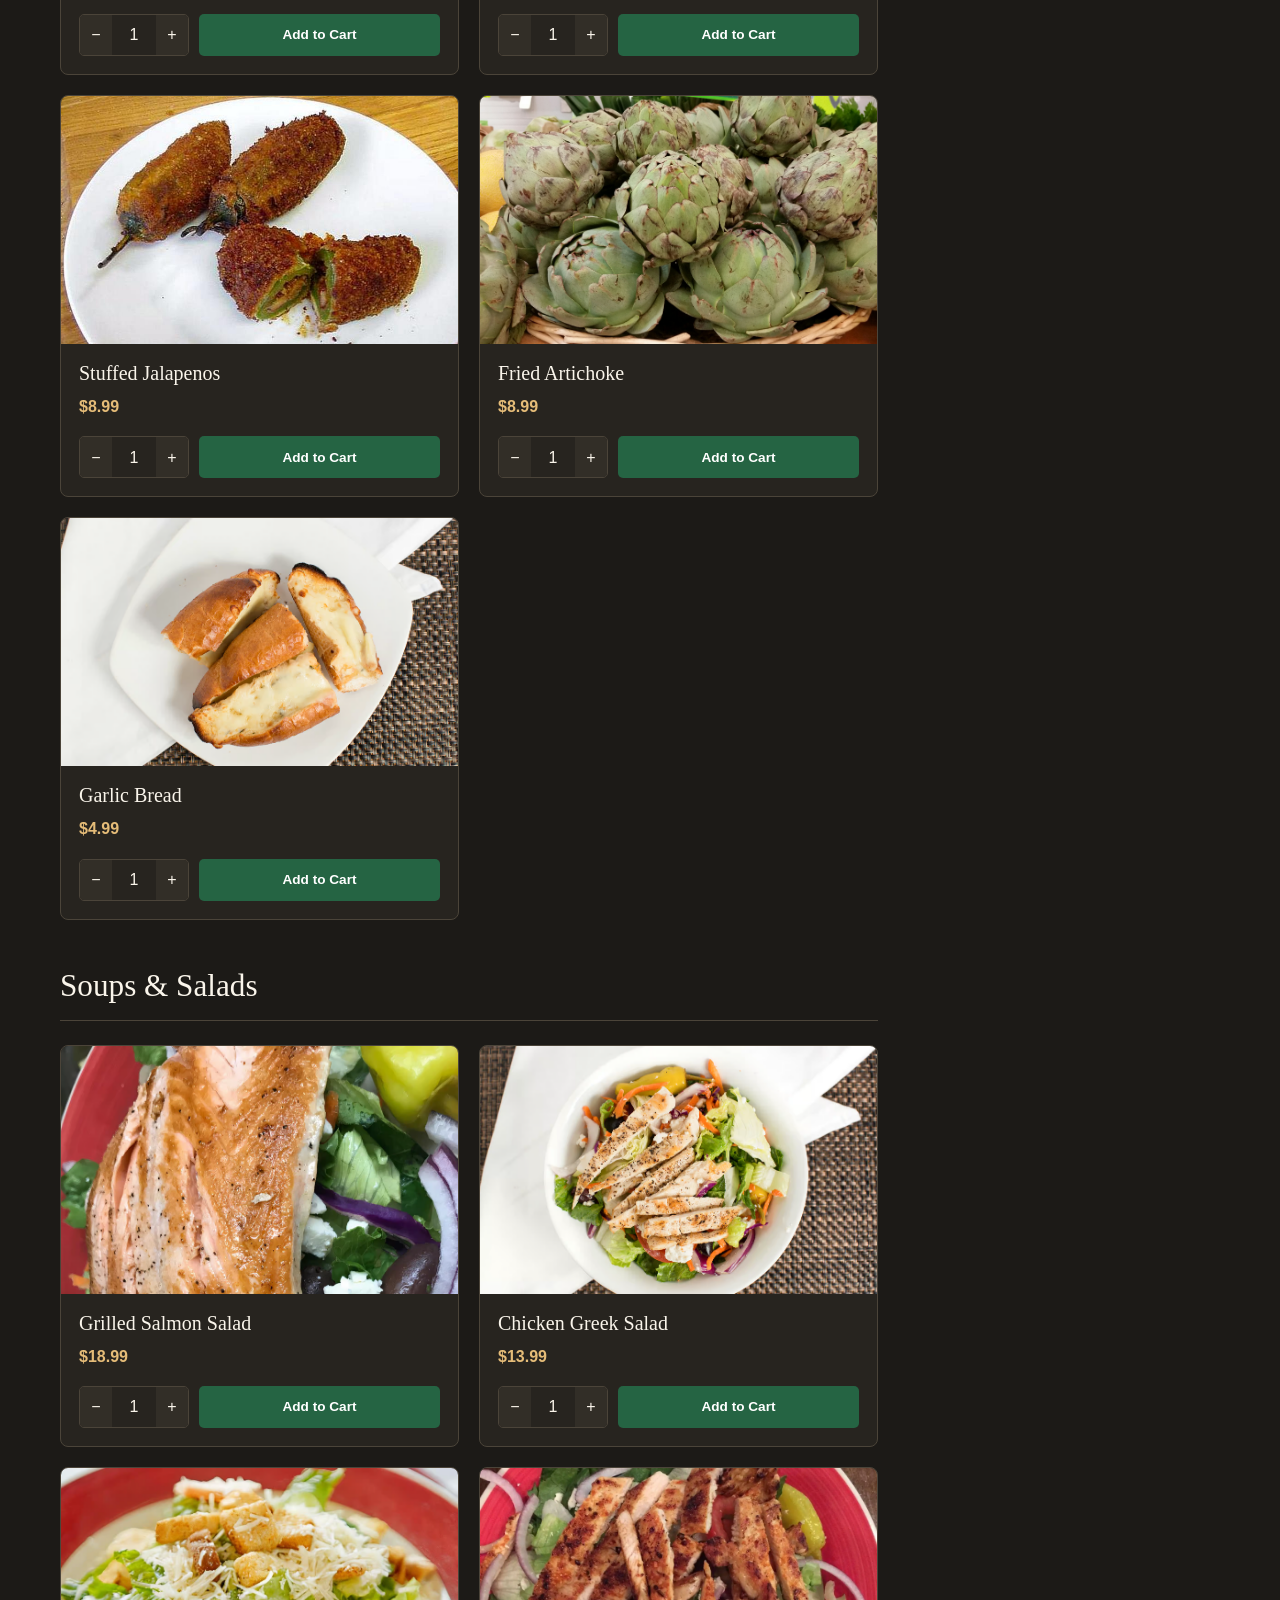
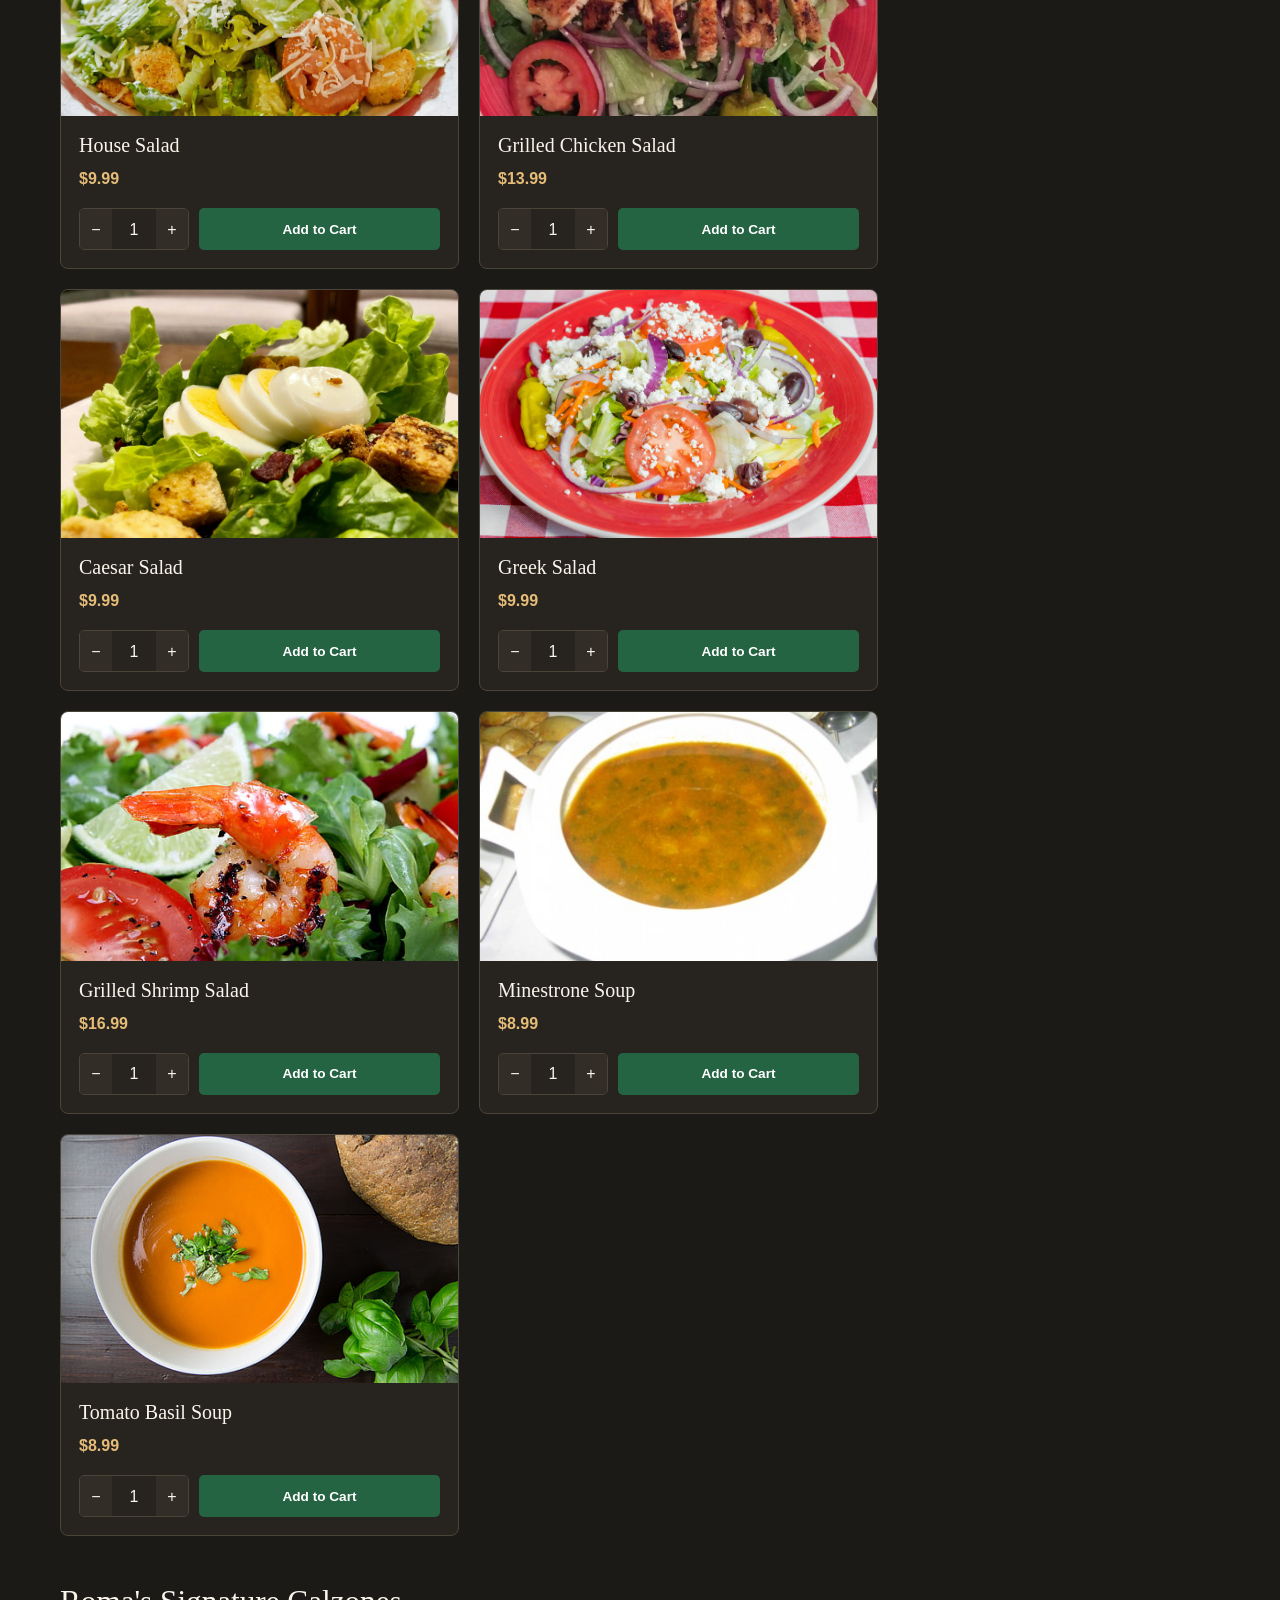
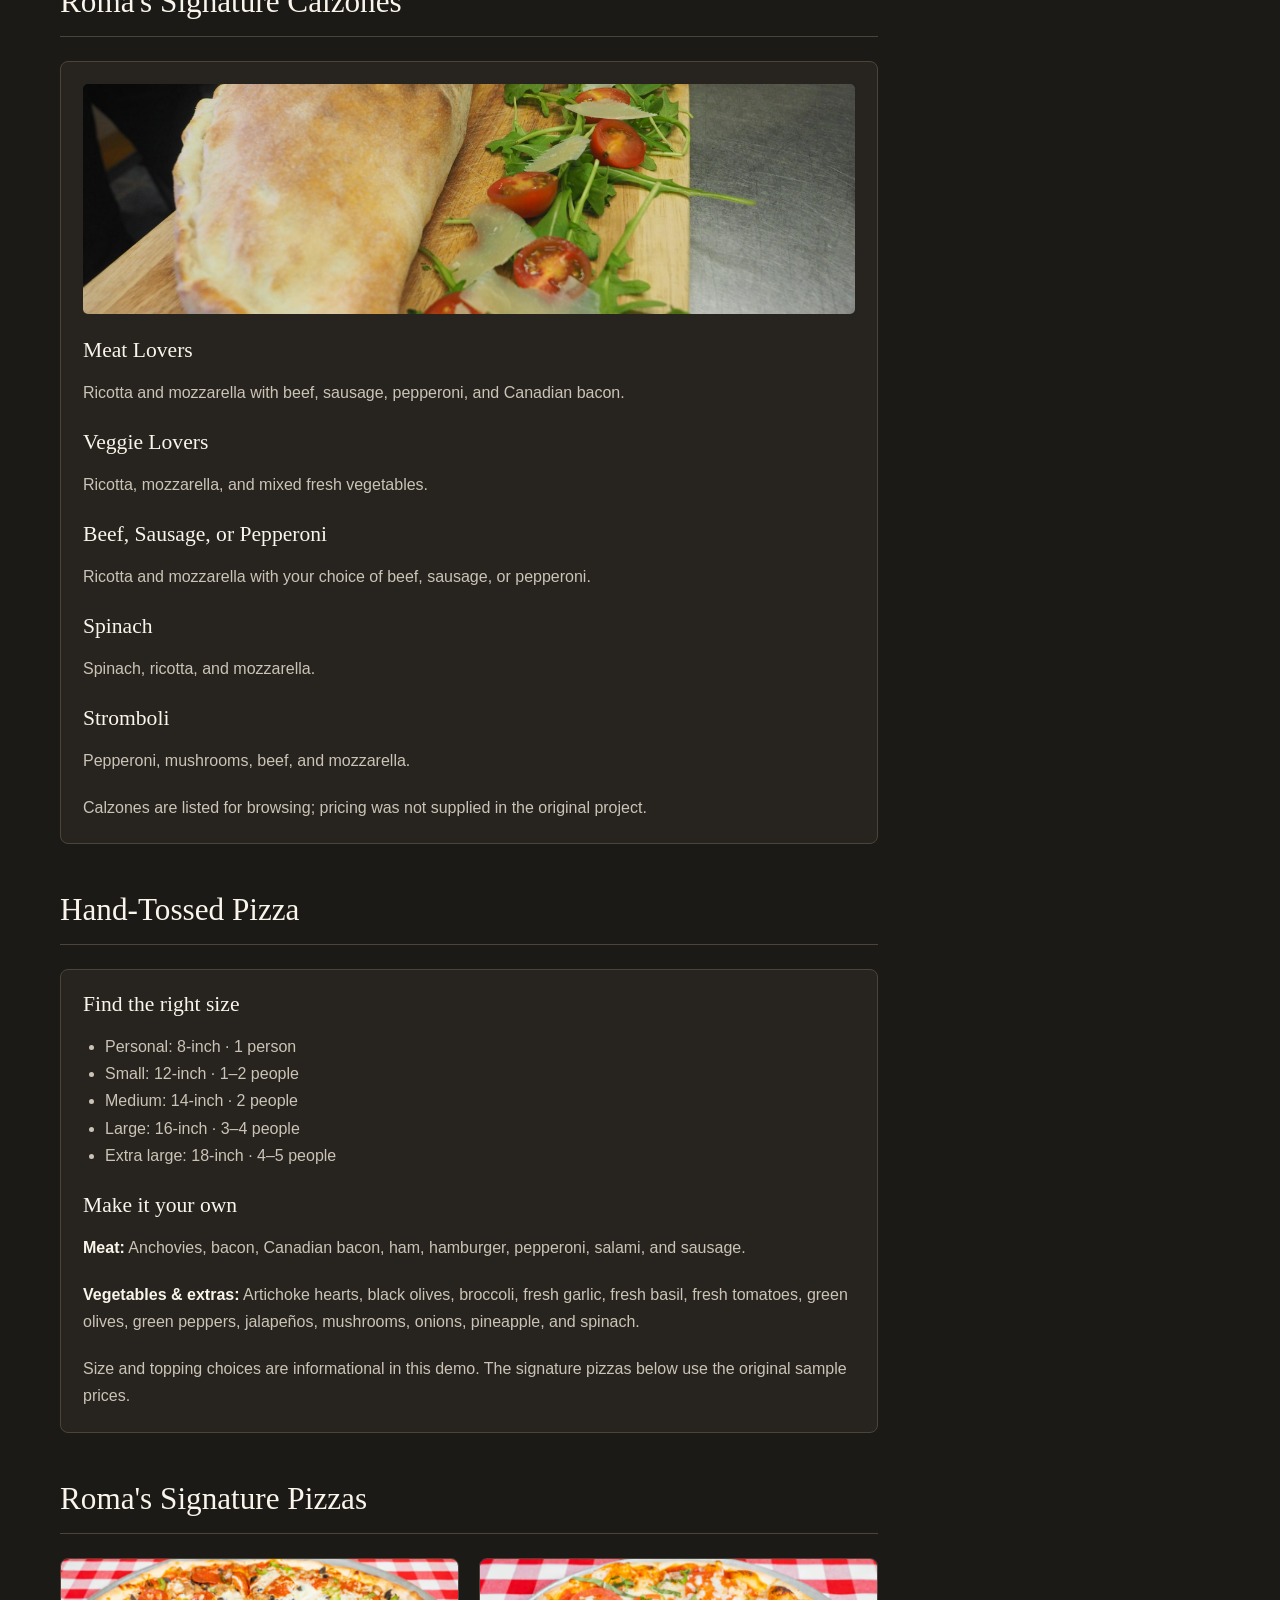
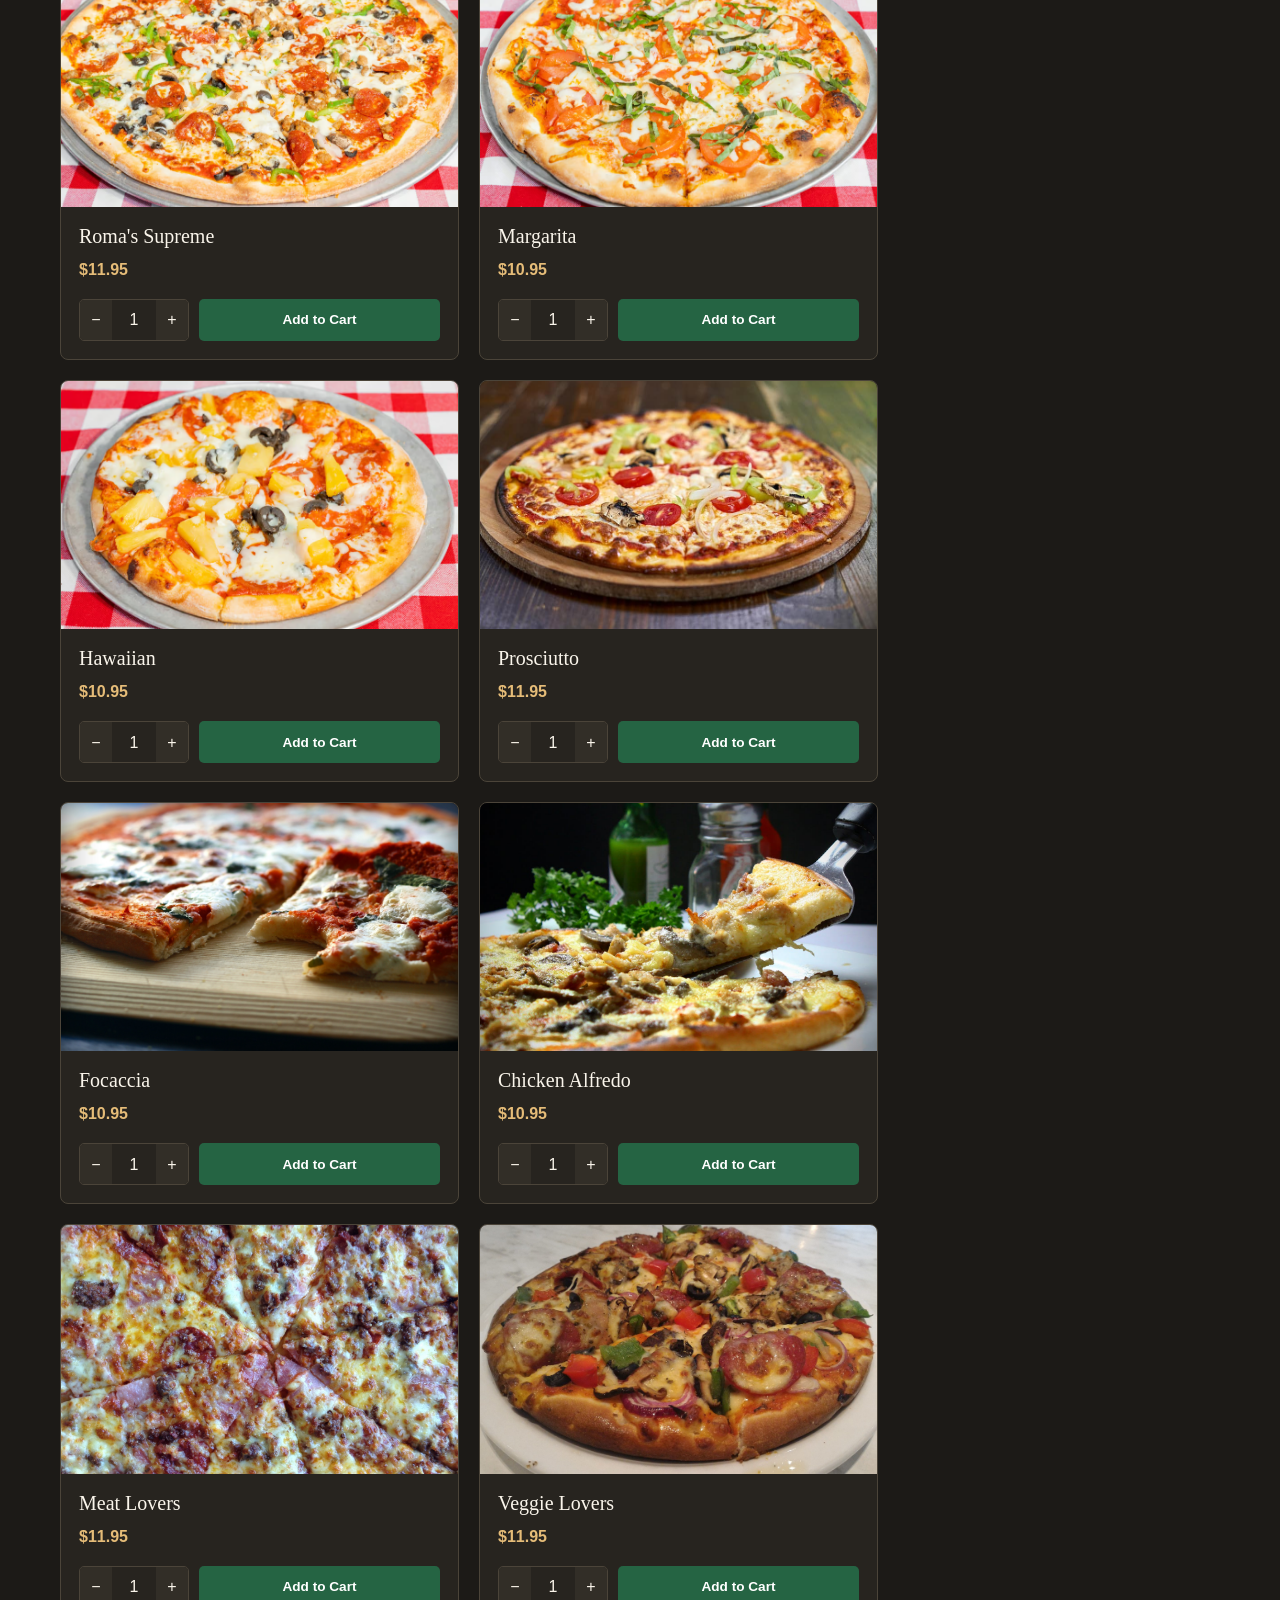
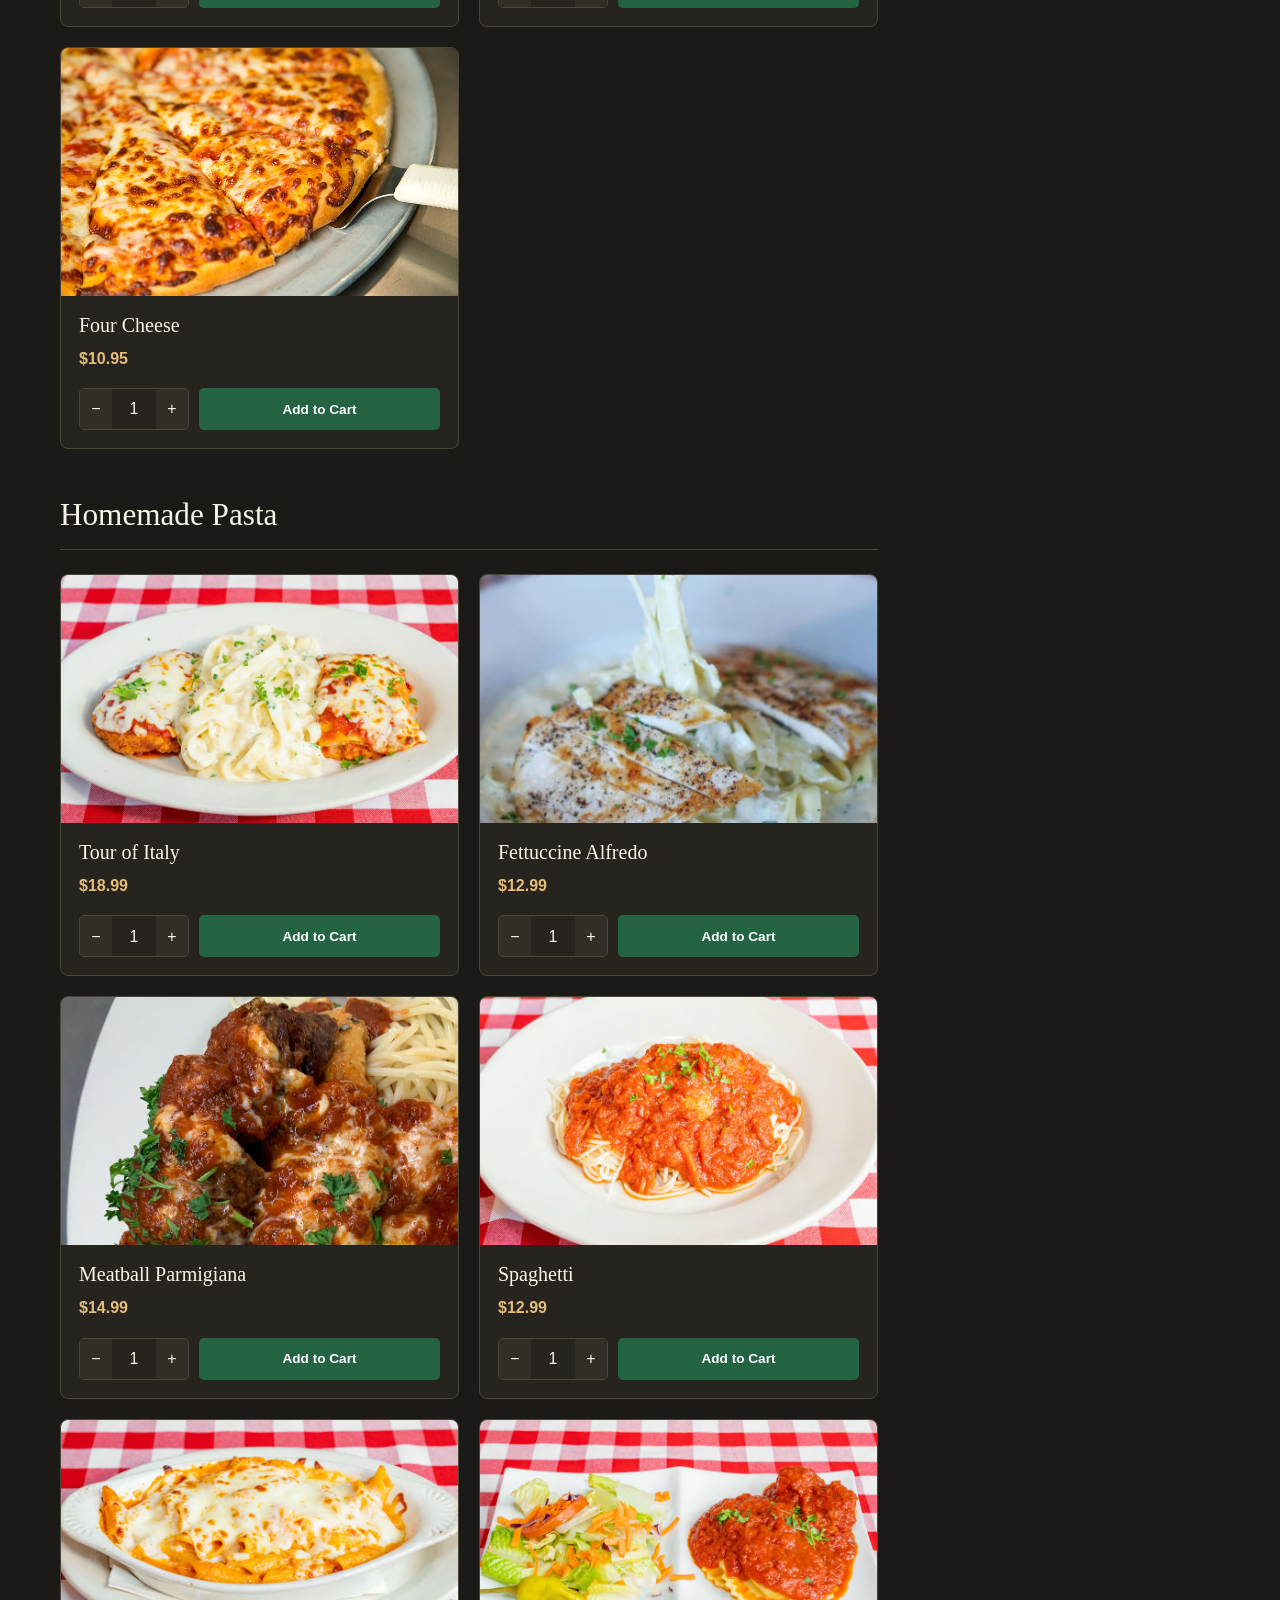
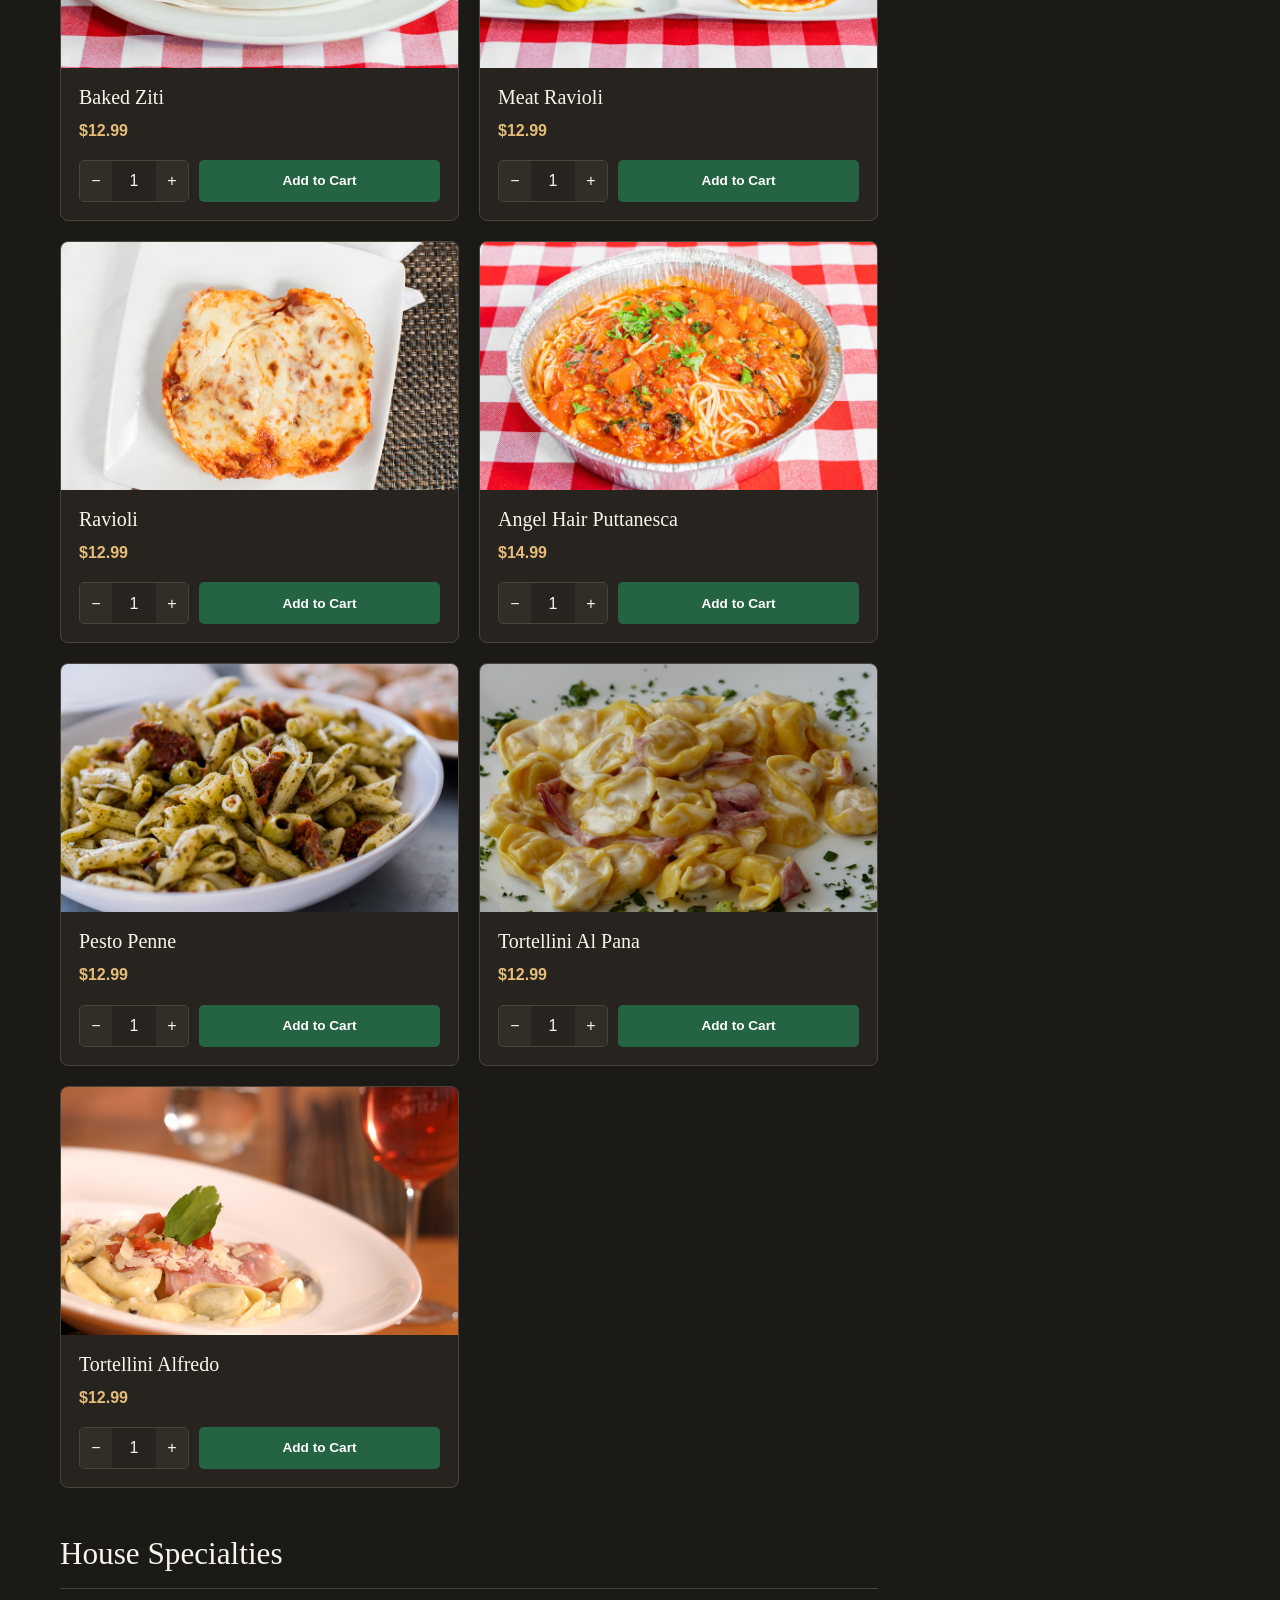
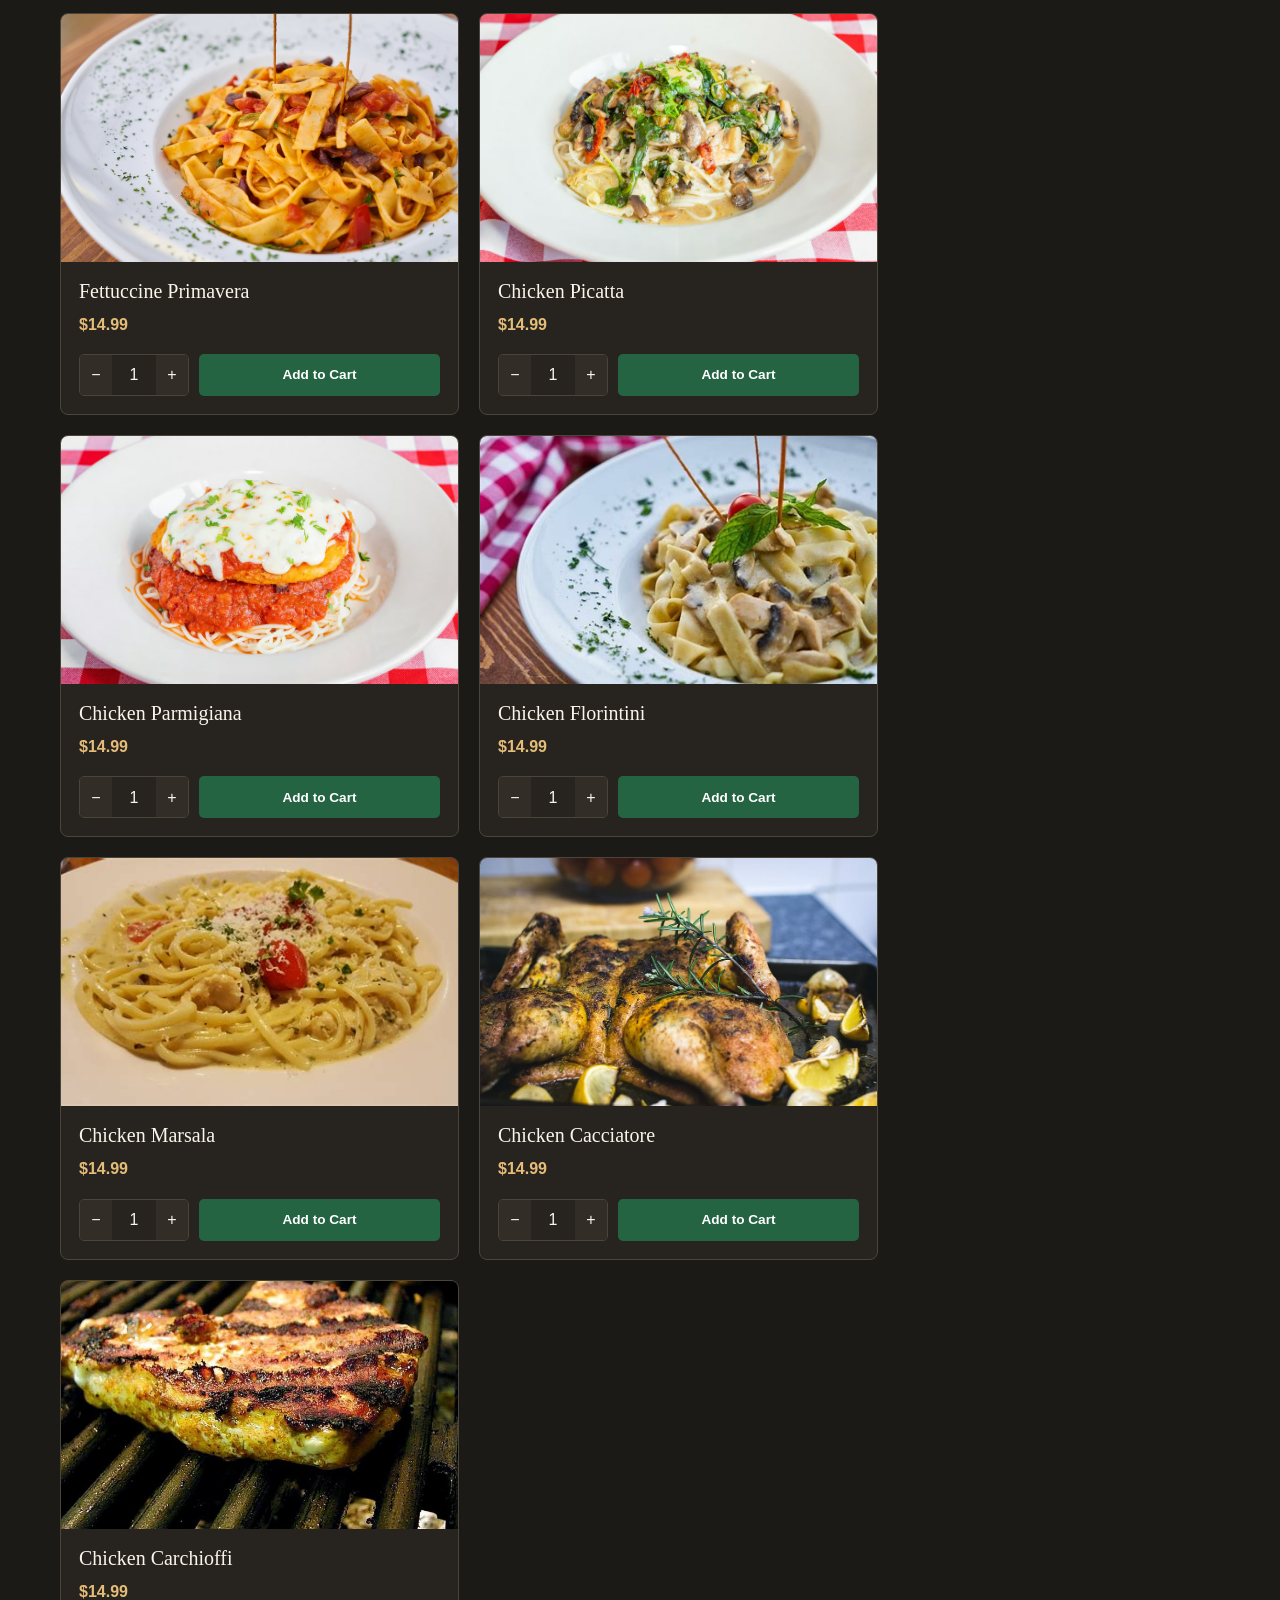
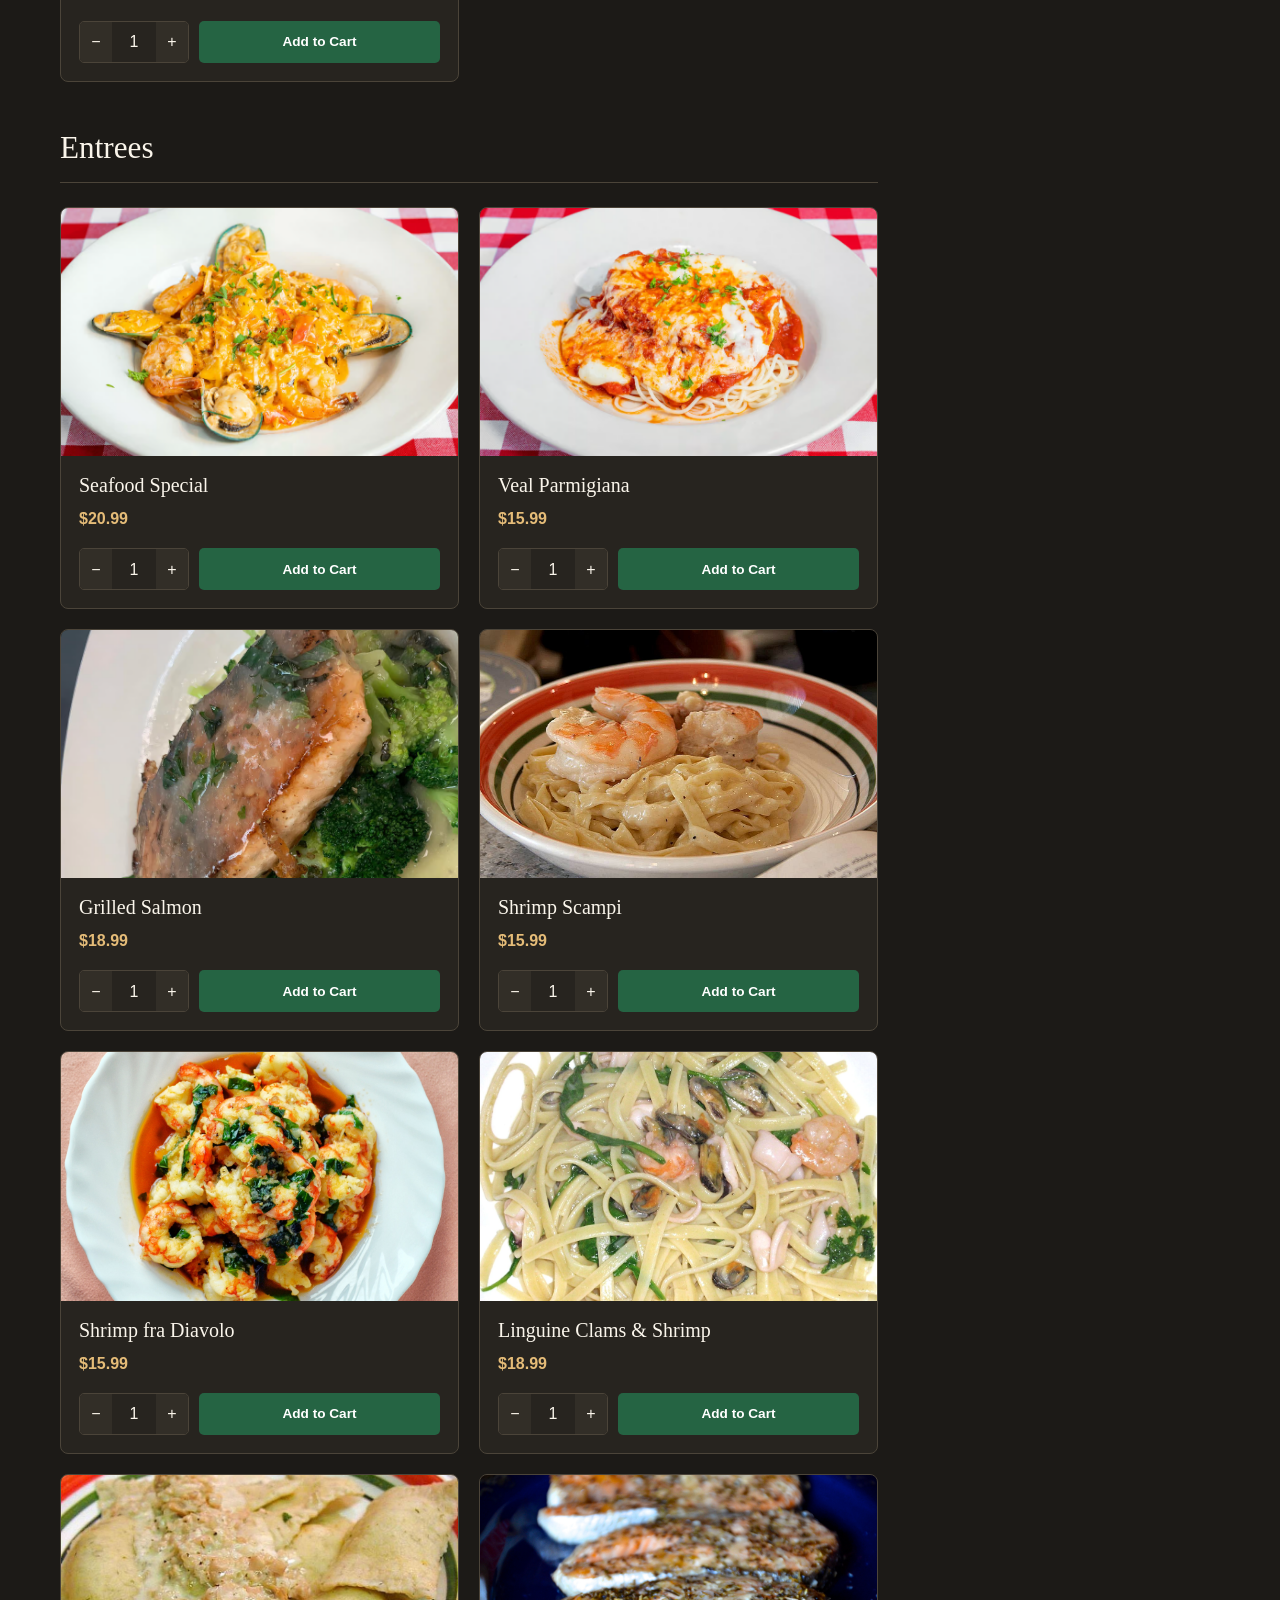
<file: order.html>
<!DOCTYPE html>
<html lang="en">
<head>
    <meta charset="UTF-8">
    <meta name="viewport" content="width=device-width, initial-scale=1.0">
    <meta name="description" content="Browse Roma’s original menu and try a demonstration cart with quantity controls and a subtotal.">
    <title>Menu &amp; Ordering Demo — Roma's Pizza &amp; Italian Restaurant</title>
    <link rel="stylesheet" href="style.css">
    <script src="script.js" defer></script>
    <script src="cart.js" defer></script>
</head>
<body data-page="order.html">
    <a class="skip-link" href="#main-content">Skip to content</a>
<header class="site-header" id="top">
    <div class="container nav-container">
        <a class="navbar-brand" href="index.html" aria-label="Roma's Pizza and Italian Restaurant — home">
            <img src="images/logo.png" alt="Roma's Pizza and Italian Restaurant" width="1080" height="458">
        </a>
        <button class="navbar-toggler" type="button" aria-controls="navigation" aria-expanded="false">
            <span aria-hidden="true">☰</span> Menu
        </button>
        <nav class="navigation" id="navigation" aria-label="Main navigation">
            <ul class="navbar-nav">
                <li><a href="index.html">Home</a></li>
                <li><a href="about.html">About Us</a></li>
                <li><a href="promos.html">Promotions</a></li>
                <li><a href="contact.html">Contact</a></li>
                <li><a class="order" href="order.html">Explore the Menu</a></li>
            </ul>
        </nav>
    </div>
</header>
    <main id="main-content" tabindex="-1">

        <section class="page-hero menu-hero">
            <div class="container">
                <p class="eyebrow">A little something for everyone</p>
                <h1>Explore the menu.</h1>
                <p>Italian classics, familiar favorites, and an ordering demo to try.</p>
            </div>
        </section>
        <nav class="menu-nav" aria-label="Menu categories">
            <div class="container">
                <a href="#popular">Popular</a>
                <a href="#apps">Appetizers</a>
                <a href="#soups">Soups &amp; Salads</a>
                <a href="#calzone">Calzones</a>
                <a href="#pizza">Pizza</a>
                <a href="#pasta">Pasta</a>
                <a href="#specials">Specialties</a>
                <a href="#entrees">Entrees</a>
                <a href="#subs">Subs</a>
                <a href="#burgers">Burgers</a>
                <a href="#desserts">Desserts</a>
                <a href="#bevs">Beverages</a>
                <a class="cart-jump" href="#cart-aside">View Demo Cart</a>
            </div>
        </nav>
        <div class="container">
            <p class="demo-note menu-notice">Try adding dishes to the sample cart. Prices are from the original student project; this page does not place orders or process payments.</p>
            <noscript><p class="js-required">Enable JavaScript to try the cart. You can still browse the full menu.</p></noscript>
        </div>
        <div class="container menu-layout">
            <div class="menu-content">
                <section class="menu-section" id="popular">
                    <h2>Popular Dishes</h2>
                    <div class="menu-grid">
                        <article class="menu-card">
                            <img src="images/cheese-pizza.avif" alt="8&quot; Cheese Pizza" loading="lazy">
                            <div class="menu-card-content">
                                <h3>8&quot; Cheese Pizza</h3>
                                <p class="menu-price">$9.99</p>
                                <form class="add-to-cart" data-item="8-cheese-pizza-999" data-name="8&quot; Cheese Pizza" data-price="999">
                                    <div class="quantity-control">
                                        <button class="quantity-minus" type="button" aria-label="Decrease quantity of 8&quot; Cheese Pizza" data-cart-control disabled>−</button>
                                        <label class="sr-only" for="quantity-0">Quantity of 8&quot; Cheese Pizza</label>
                                        <input id="quantity-0" name="quantity" type="number" min="1" max="99" step="1" value="1" required>
                                        <button class="quantity-plus" type="button" aria-label="Increase quantity of 8&quot; Cheese Pizza" data-cart-control disabled>+</button>
                                    </div>
                                    <button class="btn btn-green" type="submit" data-cart-control disabled>Add to Cart</button>
                                </form>
                            </div>
                        </article>
                        <article class="menu-card">
                            <img src="images/tour-of-italy.avif" alt="Tour of Italy" loading="lazy">
                            <div class="menu-card-content">
                                <h3>Tour of Italy</h3>
                                <p class="menu-price">$18.99</p>
                                <form class="add-to-cart" data-item="tour-of-italy-1899" data-name="Tour of Italy" data-price="1899">
                                    <div class="quantity-control">
                                        <button class="quantity-minus" type="button" aria-label="Decrease quantity of Tour of Italy" data-cart-control disabled>−</button>
                                        <label class="sr-only" for="quantity-1">Quantity of Tour of Italy</label>
                                        <input id="quantity-1" name="quantity" type="number" min="1" max="99" step="1" value="1" required>
                                        <button class="quantity-plus" type="button" aria-label="Increase quantity of Tour of Italy" data-cart-control disabled>+</button>
                                    </div>
                                    <button class="btn btn-green" type="submit" data-cart-control disabled>Add to Cart</button>
                                </form>
                            </div>
                        </article>
                        <article class="menu-card">
                            <img src="images/chicken-parm.avif" alt="Chicken Parmigiana" loading="lazy">
                            <div class="menu-card-content">
                                <h3>Chicken Parmigiana</h3>
                                <p class="menu-price">$14.99</p>
                                <form class="add-to-cart" data-item="chicken-parmigiana-1499" data-name="Chicken Parmigiana" data-price="1499">
                                    <div class="quantity-control">
                                        <button class="quantity-minus" type="button" aria-label="Decrease quantity of Chicken Parmigiana" data-cart-control disabled>−</button>
                                        <label class="sr-only" for="quantity-2">Quantity of Chicken Parmigiana</label>
                                        <input id="quantity-2" name="quantity" type="number" min="1" max="99" step="1" value="1" required>
                                        <button class="quantity-plus" type="button" aria-label="Increase quantity of Chicken Parmigiana" data-cart-control disabled>+</button>
                                    </div>
                                    <button class="btn btn-green" type="submit" data-cart-control disabled>Add to Cart</button>
                                </form>
                            </div>
                        </article>
                        <article class="menu-card">
                            <img src="images/fettuccini-alfredo.avif" alt="Chicken Fettuccine Alfredo" loading="lazy">
                            <div class="menu-card-content">
                                <h3>Chicken Fettuccine Alfredo</h3>
                                <p class="menu-price">$15.99</p>
                                <form class="add-to-cart" data-item="chicken-fettuccine-alfredo-1599" data-name="Chicken Fettuccine Alfredo" data-price="1599">
                                    <div class="quantity-control">
                                        <button class="quantity-minus" type="button" aria-label="Decrease quantity of Chicken Fettuccine Alfredo" data-cart-control disabled>−</button>
                                        <label class="sr-only" for="quantity-3">Quantity of Chicken Fettuccine Alfredo</label>
                                        <input id="quantity-3" name="quantity" type="number" min="1" max="99" step="1" value="1" required>
                                        <button class="quantity-plus" type="button" aria-label="Increase quantity of Chicken Fettuccine Alfredo" data-cart-control disabled>+</button>
                                    </div>
                                    <button class="btn btn-green" type="submit" data-cart-control disabled>Add to Cart</button>
                                </form>
                            </div>
                        </article>
                        <article class="menu-card">
                            <img src="images/spaghetti.avif" alt="Spaghetti" loading="lazy">
                            <div class="menu-card-content">
                                <h3>Spaghetti</h3>
                                <p class="menu-price">$12.99</p>
                                <form class="add-to-cart" data-item="spaghetti-1299" data-name="Spaghetti" data-price="1299">
                                    <div class="quantity-control">
                                        <button class="quantity-minus" type="button" aria-label="Decrease quantity of Spaghetti" data-cart-control disabled>−</button>
                                        <label class="sr-only" for="quantity-4">Quantity of Spaghetti</label>
                                        <input id="quantity-4" name="quantity" type="number" min="1" max="99" step="1" value="1" required>
                                        <button class="quantity-plus" type="button" aria-label="Increase quantity of Spaghetti" data-cart-control disabled>+</button>
                                    </div>
                                    <button class="btn btn-green" type="submit" data-cart-control disabled>Add to Cart</button>
                                </form>
                            </div>
                        </article>
                        <article class="menu-card">
                            <img src="images/garlic-rolls.avif" alt="Garlic Rolls" loading="lazy">
                            <div class="menu-card-content">
                                <h3>Garlic Rolls</h3>
                                <p class="menu-price">$5.99</p>
                                <form class="add-to-cart" data-item="garlic-rolls-599" data-name="Garlic Rolls" data-price="599">
                                    <div class="quantity-control">
                                        <button class="quantity-minus" type="button" aria-label="Decrease quantity of Garlic Rolls" data-cart-control disabled>−</button>
                                        <label class="sr-only" for="quantity-5">Quantity of Garlic Rolls</label>
                                        <input id="quantity-5" name="quantity" type="number" min="1" max="99" step="1" value="1" required>
                                        <button class="quantity-plus" type="button" aria-label="Increase quantity of Garlic Rolls" data-cart-control disabled>+</button>
                                    </div>
                                    <button class="btn btn-green" type="submit" data-cart-control disabled>Add to Cart</button>
                                </form>
                            </div>
                        </article>
                    </div>
                </section>
                <section class="menu-section" id="apps">
                    <h2>Appetizers</h2>
                    <div class="menu-grid">
                        <article class="menu-card">
                            <img src="images/mushrooms.jpg" alt="Appetizer Sampler" loading="lazy">
                            <div class="menu-card-content">
                                <h3>Appetizer Sampler</h3>
                                <p class="menu-price">$12.99</p>
                                <form class="add-to-cart" data-item="appetizer-sampler-1299" data-name="Appetizer Sampler" data-price="1299">
                                    <div class="quantity-control">
                                        <button class="quantity-minus" type="button" aria-label="Decrease quantity of Appetizer Sampler" data-cart-control disabled>−</button>
                                        <label class="sr-only" for="quantity-6">Quantity of Appetizer Sampler</label>
                                        <input id="quantity-6" name="quantity" type="number" min="1" max="99" step="1" value="1" required>
                                        <button class="quantity-plus" type="button" aria-label="Increase quantity of Appetizer Sampler" data-cart-control disabled>+</button>
                                    </div>
                                    <button class="btn btn-green" type="submit" data-cart-control disabled>Add to Cart</button>
                                </form>
                            </div>
                        </article>
                        <article class="menu-card">
                            <img src="images/calamari.avif" alt="Calamari" loading="lazy">
                            <div class="menu-card-content">
                                <h3>Calamari</h3>
                                <p class="menu-price">$10.99</p>
                                <form class="add-to-cart" data-item="calamari-1099" data-name="Calamari" data-price="1099">
                                    <div class="quantity-control">
                                        <button class="quantity-minus" type="button" aria-label="Decrease quantity of Calamari" data-cart-control disabled>−</button>
                                        <label class="sr-only" for="quantity-7">Quantity of Calamari</label>
                                        <input id="quantity-7" name="quantity" type="number" min="1" max="99" step="1" value="1" required>
                                        <button class="quantity-plus" type="button" aria-label="Increase quantity of Calamari" data-cart-control disabled>+</button>
                                    </div>
                                    <button class="btn btn-green" type="submit" data-cart-control disabled>Add to Cart</button>
                                </form>
                            </div>
                        </article>
                        <article class="menu-card">
                            <img src="images/bruschetta.jpg" alt="Bruschetta Bread" loading="lazy">
                            <div class="menu-card-content">
                                <h3>Bruschetta Bread</h3>
                                <p class="menu-price">$6.99</p>
                                <form class="add-to-cart" data-item="bruschetta-bread-699" data-name="Bruschetta Bread" data-price="699">
                                    <div class="quantity-control">
                                        <button class="quantity-minus" type="button" aria-label="Decrease quantity of Bruschetta Bread" data-cart-control disabled>−</button>
                                        <label class="sr-only" for="quantity-8">Quantity of Bruschetta Bread</label>
                                        <input id="quantity-8" name="quantity" type="number" min="1" max="99" step="1" value="1" required>
                                        <button class="quantity-plus" type="button" aria-label="Increase quantity of Bruschetta Bread" data-cart-control disabled>+</button>
                                    </div>
                                    <button class="btn btn-green" type="submit" data-cart-control disabled>Add to Cart</button>
                                </form>
                            </div>
                        </article>
                        <article class="menu-card">
                            <img src="images/zucchini.jpg" alt="Fried Zucchini" loading="lazy">
                            <div class="menu-card-content">
                                <h3>Fried Zucchini</h3>
                                <p class="menu-price">$9.99</p>
                                <form class="add-to-cart" data-item="fried-zucchini-999" data-name="Fried Zucchini" data-price="999">
                                    <div class="quantity-control">
                                        <button class="quantity-minus" type="button" aria-label="Decrease quantity of Fried Zucchini" data-cart-control disabled>−</button>
                                        <label class="sr-only" for="quantity-9">Quantity of Fried Zucchini</label>
                                        <input id="quantity-9" name="quantity" type="number" min="1" max="99" step="1" value="1" required>
                                        <button class="quantity-plus" type="button" aria-label="Increase quantity of Fried Zucchini" data-cart-control disabled>+</button>
                                    </div>
                                    <button class="btn btn-green" type="submit" data-cart-control disabled>Add to Cart</button>
                                </form>
                            </div>
                        </article>
                        <article class="menu-card">
                            <img src="images/fried-cheese.jpg" alt="Fried Cheese" loading="lazy">
                            <div class="menu-card-content">
                                <h3>Fried Cheese</h3>
                                <p class="menu-price">$8.99</p>
                                <form class="add-to-cart" data-item="fried-cheese-899" data-name="Fried Cheese" data-price="899">
                                    <div class="quantity-control">
                                        <button class="quantity-minus" type="button" aria-label="Decrease quantity of Fried Cheese" data-cart-control disabled>−</button>
                                        <label class="sr-only" for="quantity-10">Quantity of Fried Cheese</label>
                                        <input id="quantity-10" name="quantity" type="number" min="1" max="99" step="1" value="1" required>
                                        <button class="quantity-plus" type="button" aria-label="Increase quantity of Fried Cheese" data-cart-control disabled>+</button>
                                    </div>
                                    <button class="btn btn-green" type="submit" data-cart-control disabled>Add to Cart</button>
                                </form>
                            </div>
                        </article>
                        <article class="menu-card">
                            <img src="images/hot-wings.jpg" alt="Hot Wings" loading="lazy">
                            <div class="menu-card-content">
                                <h3>Hot Wings</h3>
                                <p class="menu-price">$12.99</p>
                                <form class="add-to-cart" data-item="hot-wings-1299" data-name="Hot Wings" data-price="1299">
                                    <div class="quantity-control">
                                        <button class="quantity-minus" type="button" aria-label="Decrease quantity of Hot Wings" data-cart-control disabled>−</button>
                                        <label class="sr-only" for="quantity-11">Quantity of Hot Wings</label>
                                        <input id="quantity-11" name="quantity" type="number" min="1" max="99" step="1" value="1" required>
                                        <button class="quantity-plus" type="button" aria-label="Increase quantity of Hot Wings" data-cart-control disabled>+</button>
                                    </div>
                                    <button class="btn btn-green" type="submit" data-cart-control disabled>Add to Cart</button>
                                </form>
                            </div>
                        </article>
                        <article class="menu-card">
                            <img src="images/jalapeno.jpg" alt="Stuffed Jalapenos" loading="lazy">
                            <div class="menu-card-content">
                                <h3>Stuffed Jalapenos</h3>
                                <p class="menu-price">$8.99</p>
                                <form class="add-to-cart" data-item="stuffed-jalapenos-899" data-name="Stuffed Jalapenos" data-price="899">
                                    <div class="quantity-control">
                                        <button class="quantity-minus" type="button" aria-label="Decrease quantity of Stuffed Jalapenos" data-cart-control disabled>−</button>
                                        <label class="sr-only" for="quantity-12">Quantity of Stuffed Jalapenos</label>
                                        <input id="quantity-12" name="quantity" type="number" min="1" max="99" step="1" value="1" required>
                                        <button class="quantity-plus" type="button" aria-label="Increase quantity of Stuffed Jalapenos" data-cart-control disabled>+</button>
                                    </div>
                                    <button class="btn btn-green" type="submit" data-cart-control disabled>Add to Cart</button>
                                </form>
                            </div>
                        </article>
                        <article class="menu-card">
                            <img src="images/artichoke.jpg" alt="Fried Artichoke" loading="lazy">
                            <div class="menu-card-content">
                                <h3>Fried Artichoke</h3>
                                <p class="menu-price">$8.99</p>
                                <form class="add-to-cart" data-item="fried-artichoke-899" data-name="Fried Artichoke" data-price="899">
                                    <div class="quantity-control">
                                        <button class="quantity-minus" type="button" aria-label="Decrease quantity of Fried Artichoke" data-cart-control disabled>−</button>
                                        <label class="sr-only" for="quantity-13">Quantity of Fried Artichoke</label>
                                        <input id="quantity-13" name="quantity" type="number" min="1" max="99" step="1" value="1" required>
                                        <button class="quantity-plus" type="button" aria-label="Increase quantity of Fried Artichoke" data-cart-control disabled>+</button>
                                    </div>
                                    <button class="btn btn-green" type="submit" data-cart-control disabled>Add to Cart</button>
                                </form>
                            </div>
                        </article>
                        <article class="menu-card">
                            <img src="images/garlic-bread.avif" alt="Garlic Bread" loading="lazy">
                            <div class="menu-card-content">
                                <h3>Garlic Bread</h3>
                                <p class="menu-price">$4.99</p>
                                <form class="add-to-cart" data-item="garlic-bread-499" data-name="Garlic Bread" data-price="499">
                                    <div class="quantity-control">
                                        <button class="quantity-minus" type="button" aria-label="Decrease quantity of Garlic Bread" data-cart-control disabled>−</button>
                                        <label class="sr-only" for="quantity-14">Quantity of Garlic Bread</label>
                                        <input id="quantity-14" name="quantity" type="number" min="1" max="99" step="1" value="1" required>
                                        <button class="quantity-plus" type="button" aria-label="Increase quantity of Garlic Bread" data-cart-control disabled>+</button>
                                    </div>
                                    <button class="btn btn-green" type="submit" data-cart-control disabled>Add to Cart</button>
                                </form>
                            </div>
                        </article>
                    </div>
                </section>
                <section class="menu-section" id="soups">
                    <h2>Soups &amp; Salads</h2>
                    <div class="menu-grid">
                        <article class="menu-card">
                            <img src="images/salmon-salad.avif" alt="Grilled Salmon Salad" loading="lazy">
                            <div class="menu-card-content">
                                <h3>Grilled Salmon Salad</h3>
                                <p class="menu-price">$18.99</p>
                                <form class="add-to-cart" data-item="grilled-salmon-salad-1899" data-name="Grilled Salmon Salad" data-price="1899">
                                    <div class="quantity-control">
                                        <button class="quantity-minus" type="button" aria-label="Decrease quantity of Grilled Salmon Salad" data-cart-control disabled>−</button>
                                        <label class="sr-only" for="quantity-15">Quantity of Grilled Salmon Salad</label>
                                        <input id="quantity-15" name="quantity" type="number" min="1" max="99" step="1" value="1" required>
                                        <button class="quantity-plus" type="button" aria-label="Increase quantity of Grilled Salmon Salad" data-cart-control disabled>+</button>
                                    </div>
                                    <button class="btn btn-green" type="submit" data-cart-control disabled>Add to Cart</button>
                                </form>
                            </div>
                        </article>
                        <article class="menu-card">
                            <img src="images/greek-chicken.avif" alt="Chicken Greek Salad" loading="lazy">
                            <div class="menu-card-content">
                                <h3>Chicken Greek Salad</h3>
                                <p class="menu-price">$13.99</p>
                                <form class="add-to-cart" data-item="chicken-greek-salad-1399" data-name="Chicken Greek Salad" data-price="1399">
                                    <div class="quantity-control">
                                        <button class="quantity-minus" type="button" aria-label="Decrease quantity of Chicken Greek Salad" data-cart-control disabled>−</button>
                                        <label class="sr-only" for="quantity-16">Quantity of Chicken Greek Salad</label>
                                        <input id="quantity-16" name="quantity" type="number" min="1" max="99" step="1" value="1" required>
                                        <button class="quantity-plus" type="button" aria-label="Increase quantity of Chicken Greek Salad" data-cart-control disabled>+</button>
                                    </div>
                                    <button class="btn btn-green" type="submit" data-cart-control disabled>Add to Cart</button>
                                </form>
                            </div>
                        </article>
                        <article class="menu-card">
                            <img src="images/house-salad.avif" alt="House Salad" loading="lazy">
                            <div class="menu-card-content">
                                <h3>House Salad</h3>
                                <p class="menu-price">$9.99</p>
                                <form class="add-to-cart" data-item="house-salad-999" data-name="House Salad" data-price="999">
                                    <div class="quantity-control">
                                        <button class="quantity-minus" type="button" aria-label="Decrease quantity of House Salad" data-cart-control disabled>−</button>
                                        <label class="sr-only" for="quantity-17">Quantity of House Salad</label>
                                        <input id="quantity-17" name="quantity" type="number" min="1" max="99" step="1" value="1" required>
                                        <button class="quantity-plus" type="button" aria-label="Increase quantity of House Salad" data-cart-control disabled>+</button>
                                    </div>
                                    <button class="btn btn-green" type="submit" data-cart-control disabled>Add to Cart</button>
                                </form>
                            </div>
                        </article>
                        <article class="menu-card">
                            <img src="images/grilled-chicken-salad.webp" alt="Grilled Chicken Salad" loading="lazy">
                            <div class="menu-card-content">
                                <h3>Grilled Chicken Salad</h3>
                                <p class="menu-price">$13.99</p>
                                <form class="add-to-cart" data-item="grilled-chicken-salad-1399" data-name="Grilled Chicken Salad" data-price="1399">
                                    <div class="quantity-control">
                                        <button class="quantity-minus" type="button" aria-label="Decrease quantity of Grilled Chicken Salad" data-cart-control disabled>−</button>
                                        <label class="sr-only" for="quantity-18">Quantity of Grilled Chicken Salad</label>
                                        <input id="quantity-18" name="quantity" type="number" min="1" max="99" step="1" value="1" required>
                                        <button class="quantity-plus" type="button" aria-label="Increase quantity of Grilled Chicken Salad" data-cart-control disabled>+</button>
                                    </div>
                                    <button class="btn btn-green" type="submit" data-cart-control disabled>Add to Cart</button>
                                </form>
                            </div>
                        </article>
                        <article class="menu-card">
                            <img src="images/caesar.jpeg" alt="Caesar Salad" loading="lazy">
                            <div class="menu-card-content">
                                <h3>Caesar Salad</h3>
                                <p class="menu-price">$9.99</p>
                                <form class="add-to-cart" data-item="caesar-salad-999" data-name="Caesar Salad" data-price="999">
                                    <div class="quantity-control">
                                        <button class="quantity-minus" type="button" aria-label="Decrease quantity of Caesar Salad" data-cart-control disabled>−</button>
                                        <label class="sr-only" for="quantity-19">Quantity of Caesar Salad</label>
                                        <input id="quantity-19" name="quantity" type="number" min="1" max="99" step="1" value="1" required>
                                        <button class="quantity-plus" type="button" aria-label="Increase quantity of Caesar Salad" data-cart-control disabled>+</button>
                                    </div>
                                    <button class="btn btn-green" type="submit" data-cart-control disabled>Add to Cart</button>
                                </form>
                            </div>
                        </article>
                        <article class="menu-card">
                            <img src="images/greek-salad.avif" alt="Greek Salad" loading="lazy">
                            <div class="menu-card-content">
                                <h3>Greek Salad</h3>
                                <p class="menu-price">$9.99</p>
                                <form class="add-to-cart" data-item="greek-salad-999" data-name="Greek Salad" data-price="999">
                                    <div class="quantity-control">
                                        <button class="quantity-minus" type="button" aria-label="Decrease quantity of Greek Salad" data-cart-control disabled>−</button>
                                        <label class="sr-only" for="quantity-20">Quantity of Greek Salad</label>
                                        <input id="quantity-20" name="quantity" type="number" min="1" max="99" step="1" value="1" required>
                                        <button class="quantity-plus" type="button" aria-label="Increase quantity of Greek Salad" data-cart-control disabled>+</button>
                                    </div>
                                    <button class="btn btn-green" type="submit" data-cart-control disabled>Add to Cart</button>
                                </form>
                            </div>
                        </article>
                        <article class="menu-card">
                            <img src="images/shrimp.jpg" alt="Grilled Shrimp Salad" loading="lazy">
                            <div class="menu-card-content">
                                <h3>Grilled Shrimp Salad</h3>
                                <p class="menu-price">$16.99</p>
                                <form class="add-to-cart" data-item="grilled-shrimp-salad-1699" data-name="Grilled Shrimp Salad" data-price="1699">
                                    <div class="quantity-control">
                                        <button class="quantity-minus" type="button" aria-label="Decrease quantity of Grilled Shrimp Salad" data-cart-control disabled>−</button>
                                        <label class="sr-only" for="quantity-21">Quantity of Grilled Shrimp Salad</label>
                                        <input id="quantity-21" name="quantity" type="number" min="1" max="99" step="1" value="1" required>
                                        <button class="quantity-plus" type="button" aria-label="Increase quantity of Grilled Shrimp Salad" data-cart-control disabled>+</button>
                                    </div>
                                    <button class="btn btn-green" type="submit" data-cart-control disabled>Add to Cart</button>
                                </form>
                            </div>
                        </article>
                        <article class="menu-card">
                            <img src="images/minestrone.jpg" alt="Minestrone Soup" loading="lazy">
                            <div class="menu-card-content">
                                <h3>Minestrone Soup</h3>
                                <p class="menu-price">$8.99</p>
                                <form class="add-to-cart" data-item="minestrone-soup-899" data-name="Minestrone Soup" data-price="899">
                                    <div class="quantity-control">
                                        <button class="quantity-minus" type="button" aria-label="Decrease quantity of Minestrone Soup" data-cart-control disabled>−</button>
                                        <label class="sr-only" for="quantity-22">Quantity of Minestrone Soup</label>
                                        <input id="quantity-22" name="quantity" type="number" min="1" max="99" step="1" value="1" required>
                                        <button class="quantity-plus" type="button" aria-label="Increase quantity of Minestrone Soup" data-cart-control disabled>+</button>
                                    </div>
                                    <button class="btn btn-green" type="submit" data-cart-control disabled>Add to Cart</button>
                                </form>
                            </div>
                        </article>
                        <article class="menu-card">
                            <img src="images/basil.jpg" alt="Tomato Basil Soup" loading="lazy">
                            <div class="menu-card-content">
                                <h3>Tomato Basil Soup</h3>
                                <p class="menu-price">$8.99</p>
                                <form class="add-to-cart" data-item="tomato-basil-soup-899" data-name="Tomato Basil Soup" data-price="899">
                                    <div class="quantity-control">
                                        <button class="quantity-minus" type="button" aria-label="Decrease quantity of Tomato Basil Soup" data-cart-control disabled>−</button>
                                        <label class="sr-only" for="quantity-23">Quantity of Tomato Basil Soup</label>
                                        <input id="quantity-23" name="quantity" type="number" min="1" max="99" step="1" value="1" required>
                                        <button class="quantity-plus" type="button" aria-label="Increase quantity of Tomato Basil Soup" data-cart-control disabled>+</button>
                                    </div>
                                    <button class="btn btn-green" type="submit" data-cart-control disabled>Add to Cart</button>
                                </form>
                            </div>
                        </article>
                    </div>
                </section>
                <section class="menu-section" id="calzone">
                    <h2>Roma's Signature Calzones</h2>
                    <div class="menu-details">
                        <img src="images/calzone.jpeg" alt="A baked Italian calzone" loading="lazy">
                        <h3>Meat Lovers</h3>
                        <p class="muted">Ricotta and mozzarella with beef, sausage, pepperoni, and Canadian bacon.</p>
                        <h3>Veggie Lovers</h3>
                        <p class="muted">Ricotta, mozzarella, and mixed fresh vegetables.</p>
                        <h3>Beef, Sausage, or Pepperoni</h3>
                        <p class="muted">Ricotta and mozzarella with your choice of beef, sausage, or pepperoni.</p>
                        <h3>Spinach</h3>
                        <p class="muted">Spinach, ricotta, and mozzarella.</p>
                        <h3>Stromboli</h3>
                        <p class="muted">Pepperoni, mushrooms, beef, and mozzarella.</p>
                        <p class="muted">Calzones are listed for browsing; pricing was not supplied in the original project.</p>
                    </div>
                </section>
                <section class="menu-section" id="pizza">
                    <h2>Hand-Tossed Pizza</h2>
                    <div class="menu-details">
                        <h3>Find the right size</h3>
                        <ul>
                            <li>Personal: 8-inch · 1 person</li>
                            <li>Small: 12-inch · 1–2 people</li>
                            <li>Medium: 14-inch · 2 people</li>
                            <li>Large: 16-inch · 3–4 people</li>
                            <li>Extra large: 18-inch · 4–5 people</li>
                        </ul>
                        <h3>Make it your own</h3>
                        <p class="muted"><strong>Meat:</strong> Anchovies, bacon, Canadian bacon, ham, hamburger, pepperoni, salami, and sausage.</p>
                        <p class="muted"><strong>Vegetables &amp; extras:</strong> Artichoke hearts, black olives, broccoli, fresh garlic, fresh basil, fresh tomatoes, green olives, green peppers, jalapeños, mushrooms, onions, pineapple, and spinach.</p>
                        <p class="muted">Size and topping choices are informational in this demo. The signature pizzas below use the original sample prices.</p>
                    </div>
                </section>
                <section class="menu-section" id="signature-pizza">
                    <h2>Roma&#x27;s Signature Pizzas</h2>
                    <div class="menu-grid">
                        <article class="menu-card">
                            <img src="images/supreme.avif" alt="Roma&#x27;s Supreme" loading="lazy">
                            <div class="menu-card-content">
                                <h3>Roma&#x27;s Supreme</h3>
                                <p class="menu-price">$11.95</p>
                                <form class="add-to-cart" data-item="roma-s-supreme-1195" data-name="Roma&#x27;s Supreme" data-price="1195">
                                    <div class="quantity-control">
                                        <button class="quantity-minus" type="button" aria-label="Decrease quantity of Roma&#x27;s Supreme" data-cart-control disabled>−</button>
                                        <label class="sr-only" for="quantity-24">Quantity of Roma&#x27;s Supreme</label>
                                        <input id="quantity-24" name="quantity" type="number" min="1" max="99" step="1" value="1" required>
                                        <button class="quantity-plus" type="button" aria-label="Increase quantity of Roma&#x27;s Supreme" data-cart-control disabled>+</button>
                                    </div>
                                    <button class="btn btn-green" type="submit" data-cart-control disabled>Add to Cart</button>
                                </form>
                            </div>
                        </article>
                        <article class="menu-card">
                            <img src="images/margarita.avif" alt="Margarita" loading="lazy">
                            <div class="menu-card-content">
                                <h3>Margarita</h3>
                                <p class="menu-price">$10.95</p>
                                <form class="add-to-cart" data-item="margarita-1095" data-name="Margarita" data-price="1095">
                                    <div class="quantity-control">
                                        <button class="quantity-minus" type="button" aria-label="Decrease quantity of Margarita" data-cart-control disabled>−</button>
                                        <label class="sr-only" for="quantity-25">Quantity of Margarita</label>
                                        <input id="quantity-25" name="quantity" type="number" min="1" max="99" step="1" value="1" required>
                                        <button class="quantity-plus" type="button" aria-label="Increase quantity of Margarita" data-cart-control disabled>+</button>
                                    </div>
                                    <button class="btn btn-green" type="submit" data-cart-control disabled>Add to Cart</button>
                                </form>
                            </div>
                        </article>
                        <article class="menu-card">
                            <img src="images/hawaiian.avif" alt="Hawaiian" loading="lazy">
                            <div class="menu-card-content">
                                <h3>Hawaiian</h3>
                                <p class="menu-price">$10.95</p>
                                <form class="add-to-cart" data-item="hawaiian-1095" data-name="Hawaiian" data-price="1095">
                                    <div class="quantity-control">
                                        <button class="quantity-minus" type="button" aria-label="Decrease quantity of Hawaiian" data-cart-control disabled>−</button>
                                        <label class="sr-only" for="quantity-26">Quantity of Hawaiian</label>
                                        <input id="quantity-26" name="quantity" type="number" min="1" max="99" step="1" value="1" required>
                                        <button class="quantity-plus" type="button" aria-label="Increase quantity of Hawaiian" data-cart-control disabled>+</button>
                                    </div>
                                    <button class="btn btn-green" type="submit" data-cart-control disabled>Add to Cart</button>
                                </form>
                            </div>
                        </article>
                        <article class="menu-card">
                            <img src="images/prosciutto.jpg" alt="Prosciutto" loading="lazy">
                            <div class="menu-card-content">
                                <h3>Prosciutto</h3>
                                <p class="menu-price">$11.95</p>
                                <form class="add-to-cart" data-item="prosciutto-1195" data-name="Prosciutto" data-price="1195">
                                    <div class="quantity-control">
                                        <button class="quantity-minus" type="button" aria-label="Decrease quantity of Prosciutto" data-cart-control disabled>−</button>
                                        <label class="sr-only" for="quantity-27">Quantity of Prosciutto</label>
                                        <input id="quantity-27" name="quantity" type="number" min="1" max="99" step="1" value="1" required>
                                        <button class="quantity-plus" type="button" aria-label="Increase quantity of Prosciutto" data-cart-control disabled>+</button>
                                    </div>
                                    <button class="btn btn-green" type="submit" data-cart-control disabled>Add to Cart</button>
                                </form>
                            </div>
                        </article>
                        <article class="menu-card">
                            <img src="images/focaccia.jpg" alt="Focaccia" loading="lazy">
                            <div class="menu-card-content">
                                <h3>Focaccia</h3>
                                <p class="menu-price">$10.95</p>
                                <form class="add-to-cart" data-item="focaccia-1095" data-name="Focaccia" data-price="1095">
                                    <div class="quantity-control">
                                        <button class="quantity-minus" type="button" aria-label="Decrease quantity of Focaccia" data-cart-control disabled>−</button>
                                        <label class="sr-only" for="quantity-28">Quantity of Focaccia</label>
                                        <input id="quantity-28" name="quantity" type="number" min="1" max="99" step="1" value="1" required>
                                        <button class="quantity-plus" type="button" aria-label="Increase quantity of Focaccia" data-cart-control disabled>+</button>
                                    </div>
                                    <button class="btn btn-green" type="submit" data-cart-control disabled>Add to Cart</button>
                                </form>
                            </div>
                        </article>
                        <article class="menu-card">
                            <img src="images/alfredo-pizza.jpg" alt="Chicken Alfredo" loading="lazy">
                            <div class="menu-card-content">
                                <h3>Chicken Alfredo</h3>
                                <p class="menu-price">$10.95</p>
                                <form class="add-to-cart" data-item="chicken-alfredo-1095" data-name="Chicken Alfredo" data-price="1095">
                                    <div class="quantity-control">
                                        <button class="quantity-minus" type="button" aria-label="Decrease quantity of Chicken Alfredo" data-cart-control disabled>−</button>
                                        <label class="sr-only" for="quantity-29">Quantity of Chicken Alfredo</label>
                                        <input id="quantity-29" name="quantity" type="number" min="1" max="99" step="1" value="1" required>
                                        <button class="quantity-plus" type="button" aria-label="Increase quantity of Chicken Alfredo" data-cart-control disabled>+</button>
                                    </div>
                                    <button class="btn btn-green" type="submit" data-cart-control disabled>Add to Cart</button>
                                </form>
                            </div>
                        </article>
                        <article class="menu-card">
                            <img src="images/meat-lovers.jpg" alt="Meat Lovers" loading="lazy">
                            <div class="menu-card-content">
                                <h3>Meat Lovers</h3>
                                <p class="menu-price">$11.95</p>
                                <form class="add-to-cart" data-item="meat-lovers-1195" data-name="Meat Lovers" data-price="1195">
                                    <div class="quantity-control">
                                        <button class="quantity-minus" type="button" aria-label="Decrease quantity of Meat Lovers" data-cart-control disabled>−</button>
                                        <label class="sr-only" for="quantity-30">Quantity of Meat Lovers</label>
                                        <input id="quantity-30" name="quantity" type="number" min="1" max="99" step="1" value="1" required>
                                        <button class="quantity-plus" type="button" aria-label="Increase quantity of Meat Lovers" data-cart-control disabled>+</button>
                                    </div>
                                    <button class="btn btn-green" type="submit" data-cart-control disabled>Add to Cart</button>
                                </form>
                            </div>
                        </article>
                        <article class="menu-card">
                            <img src="images/veggie-pizza.jpg" alt="Veggie Lovers" loading="lazy">
                            <div class="menu-card-content">
                                <h3>Veggie Lovers</h3>
                                <p class="menu-price">$11.95</p>
                                <form class="add-to-cart" data-item="veggie-lovers-1195" data-name="Veggie Lovers" data-price="1195">
                                    <div class="quantity-control">
                                        <button class="quantity-minus" type="button" aria-label="Decrease quantity of Veggie Lovers" data-cart-control disabled>−</button>
                                        <label class="sr-only" for="quantity-31">Quantity of Veggie Lovers</label>
                                        <input id="quantity-31" name="quantity" type="number" min="1" max="99" step="1" value="1" required>
                                        <button class="quantity-plus" type="button" aria-label="Increase quantity of Veggie Lovers" data-cart-control disabled>+</button>
                                    </div>
                                    <button class="btn btn-green" type="submit" data-cart-control disabled>Add to Cart</button>
                                </form>
                            </div>
                        </article>
                        <article class="menu-card">
                            <img src="images/four-cheese.jpg" alt="Four Cheese" loading="lazy">
                            <div class="menu-card-content">
                                <h3>Four Cheese</h3>
                                <p class="menu-price">$10.95</p>
                                <form class="add-to-cart" data-item="four-cheese-1095" data-name="Four Cheese" data-price="1095">
                                    <div class="quantity-control">
                                        <button class="quantity-minus" type="button" aria-label="Decrease quantity of Four Cheese" data-cart-control disabled>−</button>
                                        <label class="sr-only" for="quantity-32">Quantity of Four Cheese</label>
                                        <input id="quantity-32" name="quantity" type="number" min="1" max="99" step="1" value="1" required>
                                        <button class="quantity-plus" type="button" aria-label="Increase quantity of Four Cheese" data-cart-control disabled>+</button>
                                    </div>
                                    <button class="btn btn-green" type="submit" data-cart-control disabled>Add to Cart</button>
                                </form>
                            </div>
                        </article>
                    </div>
                </section>
                <section class="menu-section" id="pasta">
                    <h2>Homemade Pasta</h2>
                    <div class="menu-grid">
                        <article class="menu-card">
                            <img src="images/tour-of-italy.avif" alt="Tour of Italy" loading="lazy">
                            <div class="menu-card-content">
                                <h3>Tour of Italy</h3>
                                <p class="menu-price">$18.99</p>
                                <form class="add-to-cart" data-item="tour-of-italy-1899" data-name="Tour of Italy" data-price="1899">
                                    <div class="quantity-control">
                                        <button class="quantity-minus" type="button" aria-label="Decrease quantity of Tour of Italy" data-cart-control disabled>−</button>
                                        <label class="sr-only" for="quantity-33">Quantity of Tour of Italy</label>
                                        <input id="quantity-33" name="quantity" type="number" min="1" max="99" step="1" value="1" required>
                                        <button class="quantity-plus" type="button" aria-label="Increase quantity of Tour of Italy" data-cart-control disabled>+</button>
                                    </div>
                                    <button class="btn btn-green" type="submit" data-cart-control disabled>Add to Cart</button>
                                </form>
                            </div>
                        </article>
                        <article class="menu-card">
                            <img src="images/fettuccini.avif" alt="Fettuccine Alfredo" loading="lazy">
                            <div class="menu-card-content">
                                <h3>Fettuccine Alfredo</h3>
                                <p class="menu-price">$12.99</p>
                                <form class="add-to-cart" data-item="fettuccine-alfredo-1299" data-name="Fettuccine Alfredo" data-price="1299">
                                    <div class="quantity-control">
                                        <button class="quantity-minus" type="button" aria-label="Decrease quantity of Fettuccine Alfredo" data-cart-control disabled>−</button>
                                        <label class="sr-only" for="quantity-34">Quantity of Fettuccine Alfredo</label>
                                        <input id="quantity-34" name="quantity" type="number" min="1" max="99" step="1" value="1" required>
                                        <button class="quantity-plus" type="button" aria-label="Increase quantity of Fettuccine Alfredo" data-cart-control disabled>+</button>
                                    </div>
                                    <button class="btn btn-green" type="submit" data-cart-control disabled>Add to Cart</button>
                                </form>
                            </div>
                        </article>
                        <article class="menu-card">
                            <img src="images/meatball-parm.avif" alt="Meatball Parmigiana" loading="lazy">
                            <div class="menu-card-content">
                                <h3>Meatball Parmigiana</h3>
                                <p class="menu-price">$14.99</p>
                                <form class="add-to-cart" data-item="meatball-parmigiana-1499" data-name="Meatball Parmigiana" data-price="1499">
                                    <div class="quantity-control">
                                        <button class="quantity-minus" type="button" aria-label="Decrease quantity of Meatball Parmigiana" data-cart-control disabled>−</button>
                                        <label class="sr-only" for="quantity-35">Quantity of Meatball Parmigiana</label>
                                        <input id="quantity-35" name="quantity" type="number" min="1" max="99" step="1" value="1" required>
                                        <button class="quantity-plus" type="button" aria-label="Increase quantity of Meatball Parmigiana" data-cart-control disabled>+</button>
                                    </div>
                                    <button class="btn btn-green" type="submit" data-cart-control disabled>Add to Cart</button>
                                </form>
                            </div>
                        </article>
                        <article class="menu-card">
                            <img src="images/spaghetti.avif" alt="Spaghetti" loading="lazy">
                            <div class="menu-card-content">
                                <h3>Spaghetti</h3>
                                <p class="menu-price">$12.99</p>
                                <form class="add-to-cart" data-item="spaghetti-1299" data-name="Spaghetti" data-price="1299">
                                    <div class="quantity-control">
                                        <button class="quantity-minus" type="button" aria-label="Decrease quantity of Spaghetti" data-cart-control disabled>−</button>
                                        <label class="sr-only" for="quantity-36">Quantity of Spaghetti</label>
                                        <input id="quantity-36" name="quantity" type="number" min="1" max="99" step="1" value="1" required>
                                        <button class="quantity-plus" type="button" aria-label="Increase quantity of Spaghetti" data-cart-control disabled>+</button>
                                    </div>
                                    <button class="btn btn-green" type="submit" data-cart-control disabled>Add to Cart</button>
                                </form>
                            </div>
                        </article>
                        <article class="menu-card">
                            <img src="images/baked-ziti.avif" alt="Baked Ziti" loading="lazy">
                            <div class="menu-card-content">
                                <h3>Baked Ziti</h3>
                                <p class="menu-price">$12.99</p>
                                <form class="add-to-cart" data-item="baked-ziti-1299" data-name="Baked Ziti" data-price="1299">
                                    <div class="quantity-control">
                                        <button class="quantity-minus" type="button" aria-label="Decrease quantity of Baked Ziti" data-cart-control disabled>−</button>
                                        <label class="sr-only" for="quantity-37">Quantity of Baked Ziti</label>
                                        <input id="quantity-37" name="quantity" type="number" min="1" max="99" step="1" value="1" required>
                                        <button class="quantity-plus" type="button" aria-label="Increase quantity of Baked Ziti" data-cart-control disabled>+</button>
                                    </div>
                                    <button class="btn btn-green" type="submit" data-cart-control disabled>Add to Cart</button>
                                </form>
                            </div>
                        </article>
                        <article class="menu-card">
                            <img src="images/meat-ravioli.avif" alt="Meat Ravioli" loading="lazy">
                            <div class="menu-card-content">
                                <h3>Meat Ravioli</h3>
                                <p class="menu-price">$12.99</p>
                                <form class="add-to-cart" data-item="meat-ravioli-1299" data-name="Meat Ravioli" data-price="1299">
                                    <div class="quantity-control">
                                        <button class="quantity-minus" type="button" aria-label="Decrease quantity of Meat Ravioli" data-cart-control disabled>−</button>
                                        <label class="sr-only" for="quantity-38">Quantity of Meat Ravioli</label>
                                        <input id="quantity-38" name="quantity" type="number" min="1" max="99" step="1" value="1" required>
                                        <button class="quantity-plus" type="button" aria-label="Increase quantity of Meat Ravioli" data-cart-control disabled>+</button>
                                    </div>
                                    <button class="btn btn-green" type="submit" data-cart-control disabled>Add to Cart</button>
                                </form>
                            </div>
                        </article>
                        <article class="menu-card">
                            <img src="images/ravioli.avif" alt="Ravioli" loading="lazy">
                            <div class="menu-card-content">
                                <h3>Ravioli</h3>
                                <p class="menu-price">$12.99</p>
                                <form class="add-to-cart" data-item="ravioli-1299" data-name="Ravioli" data-price="1299">
                                    <div class="quantity-control">
                                        <button class="quantity-minus" type="button" aria-label="Decrease quantity of Ravioli" data-cart-control disabled>−</button>
                                        <label class="sr-only" for="quantity-39">Quantity of Ravioli</label>
                                        <input id="quantity-39" name="quantity" type="number" min="1" max="99" step="1" value="1" required>
                                        <button class="quantity-plus" type="button" aria-label="Increase quantity of Ravioli" data-cart-control disabled>+</button>
                                    </div>
                                    <button class="btn btn-green" type="submit" data-cart-control disabled>Add to Cart</button>
                                </form>
                            </div>
                        </article>
                        <article class="menu-card">
                            <img src="images/angel-hair-put.avif" alt="Angel Hair Puttanesca" loading="lazy">
                            <div class="menu-card-content">
                                <h3>Angel Hair Puttanesca</h3>
                                <p class="menu-price">$14.99</p>
                                <form class="add-to-cart" data-item="angel-hair-puttanesca-1499" data-name="Angel Hair Puttanesca" data-price="1499">
                                    <div class="quantity-control">
                                        <button class="quantity-minus" type="button" aria-label="Decrease quantity of Angel Hair Puttanesca" data-cart-control disabled>−</button>
                                        <label class="sr-only" for="quantity-40">Quantity of Angel Hair Puttanesca</label>
                                        <input id="quantity-40" name="quantity" type="number" min="1" max="99" step="1" value="1" required>
                                        <button class="quantity-plus" type="button" aria-label="Increase quantity of Angel Hair Puttanesca" data-cart-control disabled>+</button>
                                    </div>
                                    <button class="btn btn-green" type="submit" data-cart-control disabled>Add to Cart</button>
                                </form>
                            </div>
                        </article>
                        <article class="menu-card">
                            <img src="images/pesto-penne.jpg" alt="Pesto Penne" loading="lazy">
                            <div class="menu-card-content">
                                <h3>Pesto Penne</h3>
                                <p class="menu-price">$12.99</p>
                                <form class="add-to-cart" data-item="pesto-penne-1299" data-name="Pesto Penne" data-price="1299">
                                    <div class="quantity-control">
                                        <button class="quantity-minus" type="button" aria-label="Decrease quantity of Pesto Penne" data-cart-control disabled>−</button>
                                        <label class="sr-only" for="quantity-41">Quantity of Pesto Penne</label>
                                        <input id="quantity-41" name="quantity" type="number" min="1" max="99" step="1" value="1" required>
                                        <button class="quantity-plus" type="button" aria-label="Increase quantity of Pesto Penne" data-cart-control disabled>+</button>
                                    </div>
                                    <button class="btn btn-green" type="submit" data-cart-control disabled>Add to Cart</button>
                                </form>
                            </div>
                        </article>
                        <article class="menu-card">
                            <img src="images/al-pana.jpg" alt="Tortellini Al Pana" loading="lazy">
                            <div class="menu-card-content">
                                <h3>Tortellini Al Pana</h3>
                                <p class="menu-price">$12.99</p>
                                <form class="add-to-cart" data-item="tortellini-al-pana-1299" data-name="Tortellini Al Pana" data-price="1299">
                                    <div class="quantity-control">
                                        <button class="quantity-minus" type="button" aria-label="Decrease quantity of Tortellini Al Pana" data-cart-control disabled>−</button>
                                        <label class="sr-only" for="quantity-42">Quantity of Tortellini Al Pana</label>
                                        <input id="quantity-42" name="quantity" type="number" min="1" max="99" step="1" value="1" required>
                                        <button class="quantity-plus" type="button" aria-label="Increase quantity of Tortellini Al Pana" data-cart-control disabled>+</button>
                                    </div>
                                    <button class="btn btn-green" type="submit" data-cart-control disabled>Add to Cart</button>
                                </form>
                            </div>
                        </article>
                        <article class="menu-card">
                            <img src="images/tort.jpg" alt="Tortellini Alfredo" loading="lazy">
                            <div class="menu-card-content">
                                <h3>Tortellini Alfredo</h3>
                                <p class="menu-price">$12.99</p>
                                <form class="add-to-cart" data-item="tortellini-alfredo-1299" data-name="Tortellini Alfredo" data-price="1299">
                                    <div class="quantity-control">
                                        <button class="quantity-minus" type="button" aria-label="Decrease quantity of Tortellini Alfredo" data-cart-control disabled>−</button>
                                        <label class="sr-only" for="quantity-43">Quantity of Tortellini Alfredo</label>
                                        <input id="quantity-43" name="quantity" type="number" min="1" max="99" step="1" value="1" required>
                                        <button class="quantity-plus" type="button" aria-label="Increase quantity of Tortellini Alfredo" data-cart-control disabled>+</button>
                                    </div>
                                    <button class="btn btn-green" type="submit" data-cart-control disabled>Add to Cart</button>
                                </form>
                            </div>
                        </article>
                    </div>
                </section>
                <section class="menu-section" id="specials">
                    <h2>House Specialties</h2>
                    <div class="menu-grid">
                        <article class="menu-card">
                            <img src="images/prima.jpg" alt="Fettuccine Primavera" loading="lazy">
                            <div class="menu-card-content">
                                <h3>Fettuccine Primavera</h3>
                                <p class="menu-price">$14.99</p>
                                <form class="add-to-cart" data-item="fettuccine-primavera-1499" data-name="Fettuccine Primavera" data-price="1499">
                                    <div class="quantity-control">
                                        <button class="quantity-minus" type="button" aria-label="Decrease quantity of Fettuccine Primavera" data-cart-control disabled>−</button>
                                        <label class="sr-only" for="quantity-44">Quantity of Fettuccine Primavera</label>
                                        <input id="quantity-44" name="quantity" type="number" min="1" max="99" step="1" value="1" required>
                                        <button class="quantity-plus" type="button" aria-label="Increase quantity of Fettuccine Primavera" data-cart-control disabled>+</button>
                                    </div>
                                    <button class="btn btn-green" type="submit" data-cart-control disabled>Add to Cart</button>
                                </form>
                            </div>
                        </article>
                        <article class="menu-card">
                            <img src="images/picatta.avif" alt="Chicken Picatta" loading="lazy">
                            <div class="menu-card-content">
                                <h3>Chicken Picatta</h3>
                                <p class="menu-price">$14.99</p>
                                <form class="add-to-cart" data-item="chicken-picatta-1499" data-name="Chicken Picatta" data-price="1499">
                                    <div class="quantity-control">
                                        <button class="quantity-minus" type="button" aria-label="Decrease quantity of Chicken Picatta" data-cart-control disabled>−</button>
                                        <label class="sr-only" for="quantity-45">Quantity of Chicken Picatta</label>
                                        <input id="quantity-45" name="quantity" type="number" min="1" max="99" step="1" value="1" required>
                                        <button class="quantity-plus" type="button" aria-label="Increase quantity of Chicken Picatta" data-cart-control disabled>+</button>
                                    </div>
                                    <button class="btn btn-green" type="submit" data-cart-control disabled>Add to Cart</button>
                                </form>
                            </div>
                        </article>
                        <article class="menu-card">
                            <img src="images/chicken-parm.avif" alt="Chicken Parmigiana" loading="lazy">
                            <div class="menu-card-content">
                                <h3>Chicken Parmigiana</h3>
                                <p class="menu-price">$14.99</p>
                                <form class="add-to-cart" data-item="chicken-parmigiana-1499" data-name="Chicken Parmigiana" data-price="1499">
                                    <div class="quantity-control">
                                        <button class="quantity-minus" type="button" aria-label="Decrease quantity of Chicken Parmigiana" data-cart-control disabled>−</button>
                                        <label class="sr-only" for="quantity-46">Quantity of Chicken Parmigiana</label>
                                        <input id="quantity-46" name="quantity" type="number" min="1" max="99" step="1" value="1" required>
                                        <button class="quantity-plus" type="button" aria-label="Increase quantity of Chicken Parmigiana" data-cart-control disabled>+</button>
                                    </div>
                                    <button class="btn btn-green" type="submit" data-cart-control disabled>Add to Cart</button>
                                </form>
                            </div>
                        </article>
                        <article class="menu-card">
                            <img src="images/florintini.jpg" alt="Chicken Florintini" loading="lazy">
                            <div class="menu-card-content">
                                <h3>Chicken Florintini</h3>
                                <p class="menu-price">$14.99</p>
                                <form class="add-to-cart" data-item="chicken-florintini-1499" data-name="Chicken Florintini" data-price="1499">
                                    <div class="quantity-control">
                                        <button class="quantity-minus" type="button" aria-label="Decrease quantity of Chicken Florintini" data-cart-control disabled>−</button>
                                        <label class="sr-only" for="quantity-47">Quantity of Chicken Florintini</label>
                                        <input id="quantity-47" name="quantity" type="number" min="1" max="99" step="1" value="1" required>
                                        <button class="quantity-plus" type="button" aria-label="Increase quantity of Chicken Florintini" data-cart-control disabled>+</button>
                                    </div>
                                    <button class="btn btn-green" type="submit" data-cart-control disabled>Add to Cart</button>
                                </form>
                            </div>
                        </article>
                        <article class="menu-card">
                            <img src="images/marsala.jpg" alt="Chicken Marsala" loading="lazy">
                            <div class="menu-card-content">
                                <h3>Chicken Marsala</h3>
                                <p class="menu-price">$14.99</p>
                                <form class="add-to-cart" data-item="chicken-marsala-1499" data-name="Chicken Marsala" data-price="1499">
                                    <div class="quantity-control">
                                        <button class="quantity-minus" type="button" aria-label="Decrease quantity of Chicken Marsala" data-cart-control disabled>−</button>
                                        <label class="sr-only" for="quantity-48">Quantity of Chicken Marsala</label>
                                        <input id="quantity-48" name="quantity" type="number" min="1" max="99" step="1" value="1" required>
                                        <button class="quantity-plus" type="button" aria-label="Increase quantity of Chicken Marsala" data-cart-control disabled>+</button>
                                    </div>
                                    <button class="btn btn-green" type="submit" data-cart-control disabled>Add to Cart</button>
                                </form>
                            </div>
                        </article>
                        <article class="menu-card">
                            <img src="images/cacci.jpg" alt="Chicken Cacciatore" loading="lazy">
                            <div class="menu-card-content">
                                <h3>Chicken Cacciatore</h3>
                                <p class="menu-price">$14.99</p>
                                <form class="add-to-cart" data-item="chicken-cacciatore-1499" data-name="Chicken Cacciatore" data-price="1499">
                                    <div class="quantity-control">
                                        <button class="quantity-minus" type="button" aria-label="Decrease quantity of Chicken Cacciatore" data-cart-control disabled>−</button>
                                        <label class="sr-only" for="quantity-49">Quantity of Chicken Cacciatore</label>
                                        <input id="quantity-49" name="quantity" type="number" min="1" max="99" step="1" value="1" required>
                                        <button class="quantity-plus" type="button" aria-label="Increase quantity of Chicken Cacciatore" data-cart-control disabled>+</button>
                                    </div>
                                    <button class="btn btn-green" type="submit" data-cart-control disabled>Add to Cart</button>
                                </form>
                            </div>
                        </article>
                        <article class="menu-card">
                            <img src="images/carchi.jpg" alt="Chicken Carchioffi" loading="lazy">
                            <div class="menu-card-content">
                                <h3>Chicken Carchioffi</h3>
                                <p class="menu-price">$14.99</p>
                                <form class="add-to-cart" data-item="chicken-carchioffi-1499" data-name="Chicken Carchioffi" data-price="1499">
                                    <div class="quantity-control">
                                        <button class="quantity-minus" type="button" aria-label="Decrease quantity of Chicken Carchioffi" data-cart-control disabled>−</button>
                                        <label class="sr-only" for="quantity-50">Quantity of Chicken Carchioffi</label>
                                        <input id="quantity-50" name="quantity" type="number" min="1" max="99" step="1" value="1" required>
                                        <button class="quantity-plus" type="button" aria-label="Increase quantity of Chicken Carchioffi" data-cart-control disabled>+</button>
                                    </div>
                                    <button class="btn btn-green" type="submit" data-cart-control disabled>Add to Cart</button>
                                </form>
                            </div>
                        </article>
                    </div>
                </section>
                <section class="menu-section" id="entrees">
                    <h2>Entrees</h2>
                    <div class="menu-grid">
                        <article class="menu-card">
                            <img src="images/seafood-special.avif" alt="Seafood Special" loading="lazy">
                            <div class="menu-card-content">
                                <h3>Seafood Special</h3>
                                <p class="menu-price">$20.99</p>
                                <form class="add-to-cart" data-item="seafood-special-2099" data-name="Seafood Special" data-price="2099">
                                    <div class="quantity-control">
                                        <button class="quantity-minus" type="button" aria-label="Decrease quantity of Seafood Special" data-cart-control disabled>−</button>
                                        <label class="sr-only" for="quantity-51">Quantity of Seafood Special</label>
                                        <input id="quantity-51" name="quantity" type="number" min="1" max="99" step="1" value="1" required>
                                        <button class="quantity-plus" type="button" aria-label="Increase quantity of Seafood Special" data-cart-control disabled>+</button>
                                    </div>
                                    <button class="btn btn-green" type="submit" data-cart-control disabled>Add to Cart</button>
                                </form>
                            </div>
                        </article>
                        <article class="menu-card">
                            <img src="images/veal-parm.avif" alt="Veal Parmigiana" loading="lazy">
                            <div class="menu-card-content">
                                <h3>Veal Parmigiana</h3>
                                <p class="menu-price">$15.99</p>
                                <form class="add-to-cart" data-item="veal-parmigiana-1599" data-name="Veal Parmigiana" data-price="1599">
                                    <div class="quantity-control">
                                        <button class="quantity-minus" type="button" aria-label="Decrease quantity of Veal Parmigiana" data-cart-control disabled>−</button>
                                        <label class="sr-only" for="quantity-52">Quantity of Veal Parmigiana</label>
                                        <input id="quantity-52" name="quantity" type="number" min="1" max="99" step="1" value="1" required>
                                        <button class="quantity-plus" type="button" aria-label="Increase quantity of Veal Parmigiana" data-cart-control disabled>+</button>
                                    </div>
                                    <button class="btn btn-green" type="submit" data-cart-control disabled>Add to Cart</button>
                                </form>
                            </div>
                        </article>
                        <article class="menu-card">
                            <img src="images/grilled-salmon.avif" alt="Grilled Salmon" loading="lazy">
                            <div class="menu-card-content">
                                <h3>Grilled Salmon</h3>
                                <p class="menu-price">$18.99</p>
                                <form class="add-to-cart" data-item="grilled-salmon-1899" data-name="Grilled Salmon" data-price="1899">
                                    <div class="quantity-control">
                                        <button class="quantity-minus" type="button" aria-label="Decrease quantity of Grilled Salmon" data-cart-control disabled>−</button>
                                        <label class="sr-only" for="quantity-53">Quantity of Grilled Salmon</label>
                                        <input id="quantity-53" name="quantity" type="number" min="1" max="99" step="1" value="1" required>
                                        <button class="quantity-plus" type="button" aria-label="Increase quantity of Grilled Salmon" data-cart-control disabled>+</button>
                                    </div>
                                    <button class="btn btn-green" type="submit" data-cart-control disabled>Add to Cart</button>
                                </form>
                            </div>
                        </article>
                        <article class="menu-card">
                            <img src="images/scampi.jpg" alt="Shrimp Scampi" loading="lazy">
                            <div class="menu-card-content">
                                <h3>Shrimp Scampi</h3>
                                <p class="menu-price">$15.99</p>
                                <form class="add-to-cart" data-item="shrimp-scampi-1599" data-name="Shrimp Scampi" data-price="1599">
                                    <div class="quantity-control">
                                        <button class="quantity-minus" type="button" aria-label="Decrease quantity of Shrimp Scampi" data-cart-control disabled>−</button>
                                        <label class="sr-only" for="quantity-54">Quantity of Shrimp Scampi</label>
                                        <input id="quantity-54" name="quantity" type="number" min="1" max="99" step="1" value="1" required>
                                        <button class="quantity-plus" type="button" aria-label="Increase quantity of Shrimp Scampi" data-cart-control disabled>+</button>
                                    </div>
                                    <button class="btn btn-green" type="submit" data-cart-control disabled>Add to Cart</button>
                                </form>
                            </div>
                        </article>
                        <article class="menu-card">
                            <img src="images/diavolo.jpg" alt="Shrimp fra Diavolo" loading="lazy">
                            <div class="menu-card-content">
                                <h3>Shrimp fra Diavolo</h3>
                                <p class="menu-price">$15.99</p>
                                <form class="add-to-cart" data-item="shrimp-fra-diavolo-1599" data-name="Shrimp fra Diavolo" data-price="1599">
                                    <div class="quantity-control">
                                        <button class="quantity-minus" type="button" aria-label="Decrease quantity of Shrimp fra Diavolo" data-cart-control disabled>−</button>
                                        <label class="sr-only" for="quantity-55">Quantity of Shrimp fra Diavolo</label>
                                        <input id="quantity-55" name="quantity" type="number" min="1" max="99" step="1" value="1" required>
                                        <button class="quantity-plus" type="button" aria-label="Increase quantity of Shrimp fra Diavolo" data-cart-control disabled>+</button>
                                    </div>
                                    <button class="btn btn-green" type="submit" data-cart-control disabled>Add to Cart</button>
                                </form>
                            </div>
                        </article>
                        <article class="menu-card">
                            <img src="images/clams&amp;shrimp.jpg" alt="Linguine Clams &amp; Shrimp" loading="lazy">
                            <div class="menu-card-content">
                                <h3>Linguine Clams &amp; Shrimp</h3>
                                <p class="menu-price">$18.99</p>
                                <form class="add-to-cart" data-item="linguine-clams-shrimp-1899" data-name="Linguine Clams &amp; Shrimp" data-price="1899">
                                    <div class="quantity-control">
                                        <button class="quantity-minus" type="button" aria-label="Decrease quantity of Linguine Clams &amp; Shrimp" data-cart-control disabled>−</button>
                                        <label class="sr-only" for="quantity-56">Quantity of Linguine Clams &amp; Shrimp</label>
                                        <input id="quantity-56" name="quantity" type="number" min="1" max="99" step="1" value="1" required>
                                        <button class="quantity-plus" type="button" aria-label="Increase quantity of Linguine Clams &amp; Shrimp" data-cart-control disabled>+</button>
                                    </div>
                                    <button class="btn btn-green" type="submit" data-cart-control disabled>Add to Cart</button>
                                </form>
                            </div>
                        </article>
                        <article class="menu-card">
                            <img src="images/lobster-ravioli.jpg" alt="Lobster &amp; Shrimp Ravioli" loading="lazy">
                            <div class="menu-card-content">
                                <h3>Lobster &amp; Shrimp Ravioli</h3>
                                <p class="menu-price">$18.99</p>
                                <form class="add-to-cart" data-item="lobster-shrimp-ravioli-1899" data-name="Lobster &amp; Shrimp Ravioli" data-price="1899">
                                    <div class="quantity-control">
                                        <button class="quantity-minus" type="button" aria-label="Decrease quantity of Lobster &amp; Shrimp Ravioli" data-cart-control disabled>−</button>
                                        <label class="sr-only" for="quantity-57">Quantity of Lobster &amp; Shrimp Ravioli</label>
                                        <input id="quantity-57" name="quantity" type="number" min="1" max="99" step="1" value="1" required>
                                        <button class="quantity-plus" type="button" aria-label="Increase quantity of Lobster &amp; Shrimp Ravioli" data-cart-control disabled>+</button>
                                    </div>
                                    <button class="btn btn-green" type="submit" data-cart-control disabled>Add to Cart</button>
                                </form>
                            </div>
                        </article>
                        <article class="menu-card">
                            <img src="images/tilapia.jpg" alt="Grilled Tilapia" loading="lazy">
                            <div class="menu-card-content">
                                <h3>Grilled Tilapia</h3>
                                <p class="menu-price">$16.99</p>
                                <form class="add-to-cart" data-item="grilled-tilapia-1699" data-name="Grilled Tilapia" data-price="1699">
                                    <div class="quantity-control">
                                        <button class="quantity-minus" type="button" aria-label="Decrease quantity of Grilled Tilapia" data-cart-control disabled>−</button>
                                        <label class="sr-only" for="quantity-58">Quantity of Grilled Tilapia</label>
                                        <input id="quantity-58" name="quantity" type="number" min="1" max="99" step="1" value="1" required>
                                        <button class="quantity-plus" type="button" aria-label="Increase quantity of Grilled Tilapia" data-cart-control disabled>+</button>
                                    </div>
                                    <button class="btn btn-green" type="submit" data-cart-control disabled>Add to Cart</button>
                                </form>
                            </div>
                        </article>
                        <article class="menu-card">
                            <img src="images/veal-marsala.jpg" alt="Veal Marsala" loading="lazy">
                            <div class="menu-card-content">
                                <h3>Veal Marsala</h3>
                                <p class="menu-price">$15.99</p>
                                <form class="add-to-cart" data-item="veal-marsala-1599" data-name="Veal Marsala" data-price="1599">
                                    <div class="quantity-control">
                                        <button class="quantity-minus" type="button" aria-label="Decrease quantity of Veal Marsala" data-cart-control disabled>−</button>
                                        <label class="sr-only" for="quantity-59">Quantity of Veal Marsala</label>
                                        <input id="quantity-59" name="quantity" type="number" min="1" max="99" step="1" value="1" required>
                                        <button class="quantity-plus" type="button" aria-label="Increase quantity of Veal Marsala" data-cart-control disabled>+</button>
                                    </div>
                                    <button class="btn btn-green" type="submit" data-cart-control disabled>Add to Cart</button>
                                </form>
                            </div>
                        </article>
                        <article class="menu-card">
                            <img src="images/veal-picatta.jpg" alt="Veal Picatta" loading="lazy">
                            <div class="menu-card-content">
                                <h3>Veal Picatta</h3>
                                <p class="menu-price">$15.99</p>
                                <form class="add-to-cart" data-item="veal-picatta-1599" data-name="Veal Picatta" data-price="1599">
                                    <div class="quantity-control">
                                        <button class="quantity-minus" type="button" aria-label="Decrease quantity of Veal Picatta" data-cart-control disabled>−</button>
                                        <label class="sr-only" for="quantity-60">Quantity of Veal Picatta</label>
                                        <input id="quantity-60" name="quantity" type="number" min="1" max="99" step="1" value="1" required>
                                        <button class="quantity-plus" type="button" aria-label="Increase quantity of Veal Picatta" data-cart-control disabled>+</button>
                                    </div>
                                    <button class="btn btn-green" type="submit" data-cart-control disabled>Add to Cart</button>
                                </form>
                            </div>
                        </article>
                        <article class="menu-card">
                            <img src="images/cacci.jpg" alt="Chicken Capri" loading="lazy">
                            <div class="menu-card-content">
                                <h3>Chicken Capri</h3>
                                <p class="menu-price">$16.99</p>
                                <form class="add-to-cart" data-item="chicken-capri-1699" data-name="Chicken Capri" data-price="1699">
                                    <div class="quantity-control">
                                        <button class="quantity-minus" type="button" aria-label="Decrease quantity of Chicken Capri" data-cart-control disabled>−</button>
                                        <label class="sr-only" for="quantity-61">Quantity of Chicken Capri</label>
                                        <input id="quantity-61" name="quantity" type="number" min="1" max="99" step="1" value="1" required>
                                        <button class="quantity-plus" type="button" aria-label="Increase quantity of Chicken Capri" data-cart-control disabled>+</button>
                                    </div>
                                    <button class="btn btn-green" type="submit" data-cart-control disabled>Add to Cart</button>
                                </form>
                            </div>
                        </article>
                    </div>
                </section>
                <section class="menu-section" id="subs">
                    <h2>Hot Subs</h2>
                    <div class="menu-grid">
                        <article class="menu-card">
                            <img src="images/sausage-sub.jpg" alt="Sausage &amp; Pepper Parmigiana" loading="lazy">
                            <div class="menu-card-content">
                                <h3>Sausage &amp; Pepper Parmigiana</h3>
                                <p class="menu-price">$12.99</p>
                                <form class="add-to-cart" data-item="sausage-pepper-parmigiana-1299" data-name="Sausage &amp; Pepper Parmigiana" data-price="1299">
                                    <div class="quantity-control">
                                        <button class="quantity-minus" type="button" aria-label="Decrease quantity of Sausage &amp; Pepper Parmigiana" data-cart-control disabled>−</button>
                                        <label class="sr-only" for="quantity-62">Quantity of Sausage &amp; Pepper Parmigiana</label>
                                        <input id="quantity-62" name="quantity" type="number" min="1" max="99" step="1" value="1" required>
                                        <button class="quantity-plus" type="button" aria-label="Increase quantity of Sausage &amp; Pepper Parmigiana" data-cart-control disabled>+</button>
                                    </div>
                                    <button class="btn btn-green" type="submit" data-cart-control disabled>Add to Cart</button>
                                </form>
                            </div>
                        </article>
                        <article class="menu-card">
                            <img src="images/meatball-sub.jpg" alt="Meatball Parmigiana" loading="lazy">
                            <div class="menu-card-content">
                                <h3>Meatball Parmigiana</h3>
                                <p class="menu-price">$12.99</p>
                                <form class="add-to-cart" data-item="meatball-parmigiana-1299" data-name="Meatball Parmigiana" data-price="1299">
                                    <div class="quantity-control">
                                        <button class="quantity-minus" type="button" aria-label="Decrease quantity of Meatball Parmigiana" data-cart-control disabled>−</button>
                                        <label class="sr-only" for="quantity-63">Quantity of Meatball Parmigiana</label>
                                        <input id="quantity-63" name="quantity" type="number" min="1" max="99" step="1" value="1" required>
                                        <button class="quantity-plus" type="button" aria-label="Increase quantity of Meatball Parmigiana" data-cart-control disabled>+</button>
                                    </div>
                                    <button class="btn btn-green" type="submit" data-cart-control disabled>Add to Cart</button>
                                </form>
                            </div>
                        </article>
                        <article class="menu-card">
                            <img src="images/cheesesteak.jpg" alt="Philly Cheesesteak" loading="lazy">
                            <div class="menu-card-content">
                                <h3>Philly Cheesesteak</h3>
                                <p class="menu-price">$12.99</p>
                                <form class="add-to-cart" data-item="philly-cheesesteak-1299" data-name="Philly Cheesesteak" data-price="1299">
                                    <div class="quantity-control">
                                        <button class="quantity-minus" type="button" aria-label="Decrease quantity of Philly Cheesesteak" data-cart-control disabled>−</button>
                                        <label class="sr-only" for="quantity-64">Quantity of Philly Cheesesteak</label>
                                        <input id="quantity-64" name="quantity" type="number" min="1" max="99" step="1" value="1" required>
                                        <button class="quantity-plus" type="button" aria-label="Increase quantity of Philly Cheesesteak" data-cart-control disabled>+</button>
                                    </div>
                                    <button class="btn btn-green" type="submit" data-cart-control disabled>Add to Cart</button>
                                </form>
                            </div>
                        </article>
                    </div>
                </section>
                <section class="menu-section" id="burgers">
                    <h2>Burgers</h2>
                    <div class="menu-grid">
                        <article class="menu-card">
                            <img src="images/og-burger.jpg" alt="The Original Burger" loading="lazy">
                            <div class="menu-card-content">
                                <h3>The Original Burger</h3>
                                <p class="menu-price">$12.99</p>
                                <form class="add-to-cart" data-item="the-original-burger-1299" data-name="The Original Burger" data-price="1299">
                                    <div class="quantity-control">
                                        <button class="quantity-minus" type="button" aria-label="Decrease quantity of The Original Burger" data-cart-control disabled>−</button>
                                        <label class="sr-only" for="quantity-65">Quantity of The Original Burger</label>
                                        <input id="quantity-65" name="quantity" type="number" min="1" max="99" step="1" value="1" required>
                                        <button class="quantity-plus" type="button" aria-label="Increase quantity of The Original Burger" data-cart-control disabled>+</button>
                                    </div>
                                    <button class="btn btn-green" type="submit" data-cart-control disabled>Add to Cart</button>
                                </form>
                            </div>
                        </article>
                        <article class="menu-card">
                            <img src="images/bacon-cheeseburger.jpg" alt="Bacon Cheeseburger" loading="lazy">
                            <div class="menu-card-content">
                                <h3>Bacon Cheeseburger</h3>
                                <p class="menu-price">$12.99</p>
                                <form class="add-to-cart" data-item="bacon-cheeseburger-1299" data-name="Bacon Cheeseburger" data-price="1299">
                                    <div class="quantity-control">
                                        <button class="quantity-minus" type="button" aria-label="Decrease quantity of Bacon Cheeseburger" data-cart-control disabled>−</button>
                                        <label class="sr-only" for="quantity-66">Quantity of Bacon Cheeseburger</label>
                                        <input id="quantity-66" name="quantity" type="number" min="1" max="99" step="1" value="1" required>
                                        <button class="quantity-plus" type="button" aria-label="Increase quantity of Bacon Cheeseburger" data-cart-control disabled>+</button>
                                    </div>
                                    <button class="btn btn-green" type="submit" data-cart-control disabled>Add to Cart</button>
                                </form>
                            </div>
                        </article>
                        <article class="menu-card">
                            <img src="images/mushroom-swiss.jpg" alt="Mushroom Swiss Burger" loading="lazy">
                            <div class="menu-card-content">
                                <h3>Mushroom Swiss Burger</h3>
                                <p class="menu-price">$12.99</p>
                                <form class="add-to-cart" data-item="mushroom-swiss-burger-1299" data-name="Mushroom Swiss Burger" data-price="1299">
                                    <div class="quantity-control">
                                        <button class="quantity-minus" type="button" aria-label="Decrease quantity of Mushroom Swiss Burger" data-cart-control disabled>−</button>
                                        <label class="sr-only" for="quantity-67">Quantity of Mushroom Swiss Burger</label>
                                        <input id="quantity-67" name="quantity" type="number" min="1" max="99" step="1" value="1" required>
                                        <button class="quantity-plus" type="button" aria-label="Increase quantity of Mushroom Swiss Burger" data-cart-control disabled>+</button>
                                    </div>
                                    <button class="btn btn-green" type="submit" data-cart-control disabled>Add to Cart</button>
                                </form>
                            </div>
                        </article>
                    </div>
                </section>
                <section class="menu-section" id="desserts">
                    <h2>Desserts</h2>
                    <div class="menu-grid">
                        <article class="menu-card">
                            <img src="images/tiramisu.avif" alt="Tiramisu" loading="lazy">
                            <div class="menu-card-content">
                                <h3>Tiramisu</h3>
                                <p class="menu-price">$6.99</p>
                                <form class="add-to-cart" data-item="tiramisu-699" data-name="Tiramisu" data-price="699">
                                    <div class="quantity-control">
                                        <button class="quantity-minus" type="button" aria-label="Decrease quantity of Tiramisu" data-cart-control disabled>−</button>
                                        <label class="sr-only" for="quantity-68">Quantity of Tiramisu</label>
                                        <input id="quantity-68" name="quantity" type="number" min="1" max="99" step="1" value="1" required>
                                        <button class="quantity-plus" type="button" aria-label="Increase quantity of Tiramisu" data-cart-control disabled>+</button>
                                    </div>
                                    <button class="btn btn-green" type="submit" data-cart-control disabled>Add to Cart</button>
                                </form>
                            </div>
                        </article>
                        <article class="menu-card">
                            <img src="images/chocolate-mousse.avif" alt="Chocolate Mousse Cake" loading="lazy">
                            <div class="menu-card-content">
                                <h3>Chocolate Mousse Cake</h3>
                                <p class="menu-price">$7.99</p>
                                <form class="add-to-cart" data-item="chocolate-mousse-cake-799" data-name="Chocolate Mousse Cake" data-price="799">
                                    <div class="quantity-control">
                                        <button class="quantity-minus" type="button" aria-label="Decrease quantity of Chocolate Mousse Cake" data-cart-control disabled>−</button>
                                        <label class="sr-only" for="quantity-69">Quantity of Chocolate Mousse Cake</label>
                                        <input id="quantity-69" name="quantity" type="number" min="1" max="99" step="1" value="1" required>
                                        <button class="quantity-plus" type="button" aria-label="Increase quantity of Chocolate Mousse Cake" data-cart-control disabled>+</button>
                                    </div>
                                    <button class="btn btn-green" type="submit" data-cart-control disabled>Add to Cart</button>
                                </form>
                            </div>
                        </article>
                        <article class="menu-card">
                            <img src="images/cheesecake.webp" alt="Cheesecake" loading="lazy">
                            <div class="menu-card-content">
                                <h3>Cheesecake</h3>
                                <p class="menu-price">$4.99</p>
                                <form class="add-to-cart" data-item="cheesecake-499" data-name="Cheesecake" data-price="499">
                                    <div class="quantity-control">
                                        <button class="quantity-minus" type="button" aria-label="Decrease quantity of Cheesecake" data-cart-control disabled>−</button>
                                        <label class="sr-only" for="quantity-70">Quantity of Cheesecake</label>
                                        <input id="quantity-70" name="quantity" type="number" min="1" max="99" step="1" value="1" required>
                                        <button class="quantity-plus" type="button" aria-label="Increase quantity of Cheesecake" data-cart-control disabled>+</button>
                                    </div>
                                    <button class="btn btn-green" type="submit" data-cart-control disabled>Add to Cart</button>
                                </form>
                            </div>
                        </article>
                        <article class="menu-card">
                            <img src="images/cannoli.jpeg" alt="Cannoli" loading="lazy">
                            <div class="menu-card-content">
                                <h3>Cannoli</h3>
                                <p class="menu-price">$5.99</p>
                                <form class="add-to-cart" data-item="cannoli-599" data-name="Cannoli" data-price="599">
                                    <div class="quantity-control">
                                        <button class="quantity-minus" type="button" aria-label="Decrease quantity of Cannoli" data-cart-control disabled>−</button>
                                        <label class="sr-only" for="quantity-71">Quantity of Cannoli</label>
                                        <input id="quantity-71" name="quantity" type="number" min="1" max="99" step="1" value="1" required>
                                        <button class="quantity-plus" type="button" aria-label="Increase quantity of Cannoli" data-cart-control disabled>+</button>
                                    </div>
                                    <button class="btn btn-green" type="submit" data-cart-control disabled>Add to Cart</button>
                                </form>
                            </div>
                        </article>
                        <article class="menu-card">
                            <img src="images/rum-cake.jpg" alt="Italian Rum Cake" loading="lazy">
                            <div class="menu-card-content">
                                <h3>Italian Rum Cake</h3>
                                <p class="menu-price">$7.99</p>
                                <form class="add-to-cart" data-item="italian-rum-cake-799" data-name="Italian Rum Cake" data-price="799">
                                    <div class="quantity-control">
                                        <button class="quantity-minus" type="button" aria-label="Decrease quantity of Italian Rum Cake" data-cart-control disabled>−</button>
                                        <label class="sr-only" for="quantity-72">Quantity of Italian Rum Cake</label>
                                        <input id="quantity-72" name="quantity" type="number" min="1" max="99" step="1" value="1" required>
                                        <button class="quantity-plus" type="button" aria-label="Increase quantity of Italian Rum Cake" data-cart-control disabled>+</button>
                                    </div>
                                    <button class="btn btn-green" type="submit" data-cart-control disabled>Add to Cart</button>
                                </form>
                            </div>
                        </article>
                    </div>
                </section>
                <section class="menu-section" id="bevs">
                    <h2>Beverages</h2>
                    <div class="menu-details">
                        <h3>Soft Drinks</h3>
                        <p class="muted">Coke, Diet Coke, Sprite, Dr. Pepper, and Root Beer.</p>
                        <h3>To-Go 2-Liters</h3>
                        <p class="muted">Coke, Diet Coke, Sprite, and Root Beer.</p>
                        <h3>Non-Carbonated</h3>
                        <p class="muted">Coffee, hot tea, decaf coffee, iced tea, sweet tea, orange juice, cranberry juice, and lemonade.</p>
                        <h3>Red Wine</h3>
                        <p class="muted">Chianti Frescobaldi, Red Rock Merlot, Sangiovese, Gascon Malbec, Mirassou Pinot Noir, Lambrusco, and Brancaia Tre Toscana.</p>
                        <h3>White Wine</h3>
                        <p class="muted">William Hill Chardonnay, Ecco Domani Pinot Grigio, Moscato Allegro, Sauvignon Blanc, White Zinfandel, Prosecco, and Covey Run Riesling.</p>
                        <p class="muted">Beverages are listed for browsing; prices were not supplied in the original project.</p>
                    </div>
                </section>
            </div>
            <aside class="cart-panel" id="cart-aside" aria-labelledby="cart-title">
                <h2 id="cart-title">Your demo cart</h2>
                <p class="muted" id="cart-empty">Your cart is empty. Add a favorite dish to get started.</p>
                <ul class="cart-items" id="cart-items" aria-label="Cart items"></ul>
                <div class="cart-total"><span>Subtotal</span><strong id="total-price">$0.00</strong></div>
                <p class="muted">Sample prices only. Taxes and fees are not calculated.</p>
                <button class="btn btn-green" id="purchase" type="button" disabled>Complete Demo Order</button>
                <p class="cart-message" id="cart-message" role="status" aria-live="polite" aria-atomic="true"></p>
            </aside>
        </div>
        <a class="mobile-cart-link" id="mobile-cart-link" href="#cart-aside" hidden>View demo cart (<span id="cart-count">0</span>)</a>
    </main>
    <footer class="site-footer">
    <div class="container footer-grid">
        <div class="footer-intro">
            <img class="footer-logo" src="images/logofoot.png" alt="Roma's Pizza and Italian Restaurant" width="1080" height="458" loading="lazy">
            <p>Good food. Great company. A little taste of Italy in the heart of Dallas.</p>
        </div>
        <div>
            <h2>Visit Roma's</h2>
            <address>7033 Greenville Ave.<br>Dallas, TX 75231</address>
            <a href="https://maps.app.goo.gl/vVY8QDRWaMRh36cW6" target="_blank" rel="noopener noreferrer">Get directions ↗</a>
        </div>
        <div>
            <h2>Hours</h2>
            <p>Tuesday – Sunday<br>10:00 AM – 10:30 PM</p>
            <p class="closed">Closed on Monday</p>
        </div>
        <div>
            <h2>Keep in touch</h2>
            <a href="tel:+12143730500">(214) 373-0500</a>
            <a href="mailto:manager@romasdallas.com">Email Roma's</a>
            <div class="footer-socials">
                <a href="https://www.instagram.com/romasitaliadallas/" target="_blank" rel="noopener noreferrer">Instagram ↗</a>
                <a href="https://www.facebook.com/RomasDallas" target="_blank" rel="noopener noreferrer">Facebook ↗</a>
            </div>
        </div>
    </div>
    <div class="container footer-bottom">
        <p>2024 student redesign by Michael Pacheco &amp; Reed Turner · CTEC 4309 Internet Marketing</p>
        <a href="policy.html">Privacy &amp; project information</a>
    </div>
</footer>
<a class="to-top" href="#top" aria-label="Back to top">↑</a>
</body>
</html>
</file>
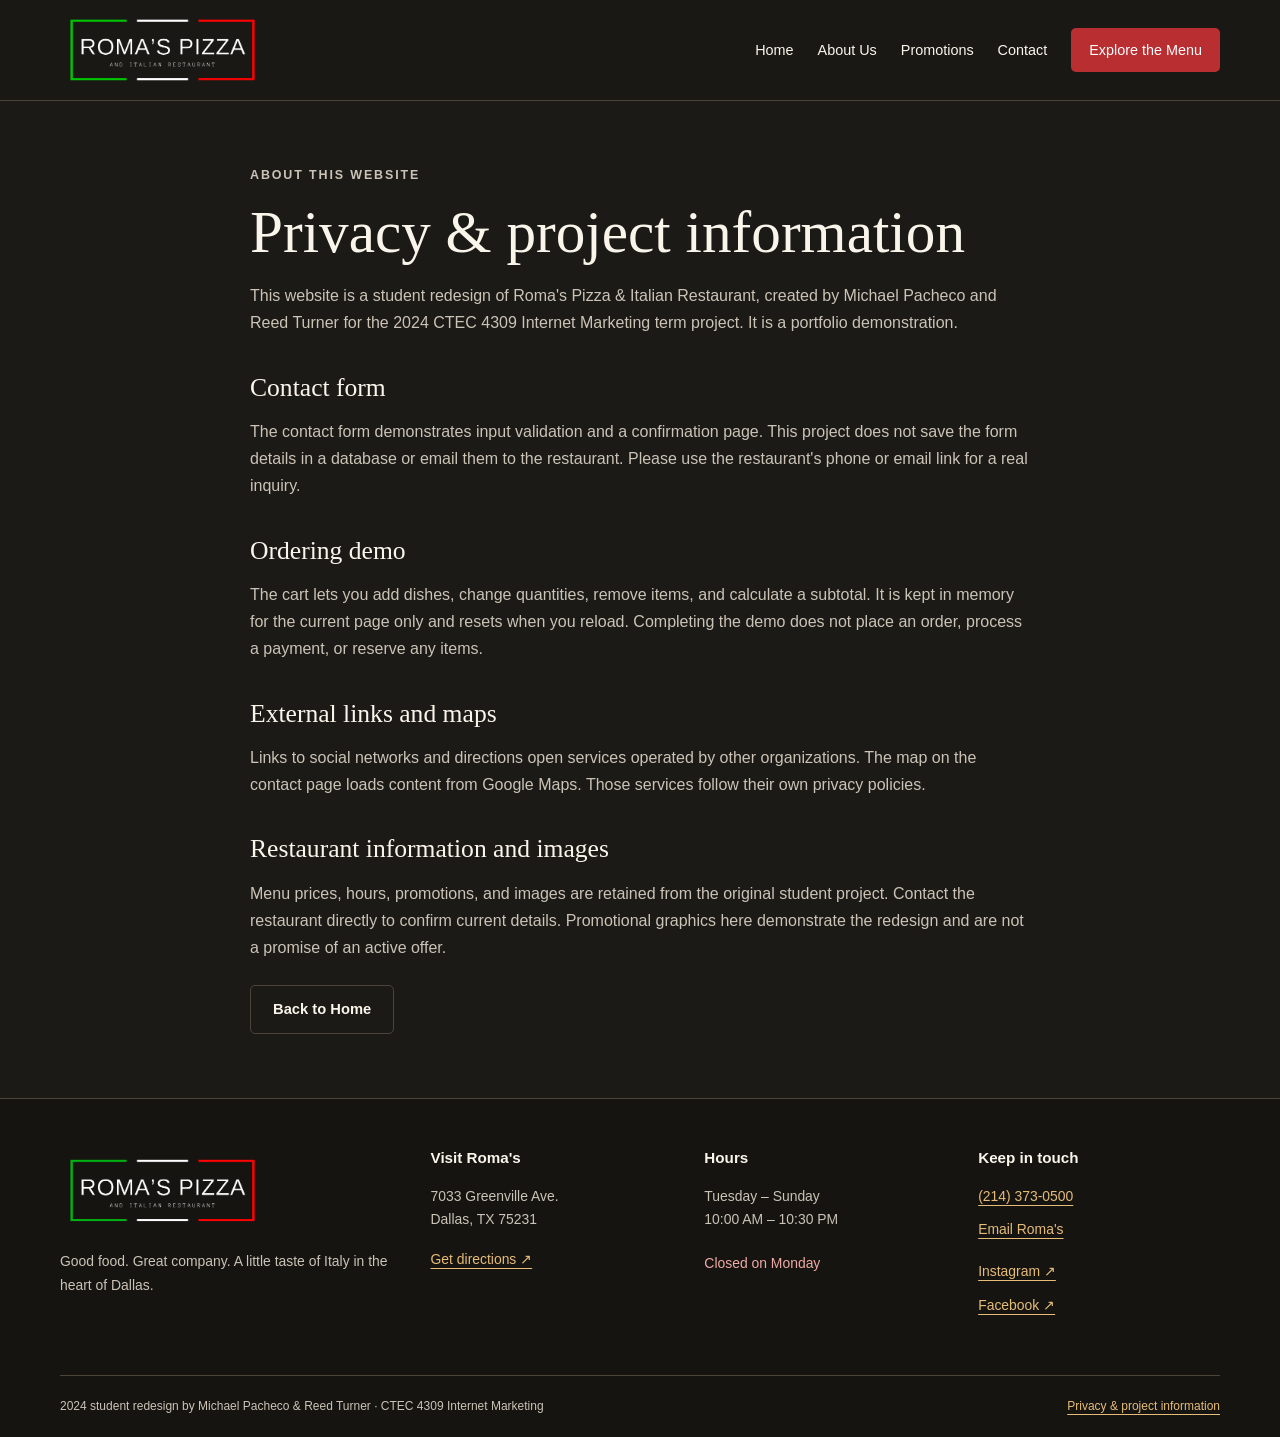
<file: policy.html>
<!DOCTYPE html>
<html lang="en">
<head>
    <meta charset="UTF-8">
    <meta name="viewport" content="width=device-width, initial-scale=1.0">
    <meta name="description" content="Information about the demonstration contact form, sample cart, and original student restaurant redesign.">
    <title>Privacy &amp; Project Information — Roma's Pizza &amp; Italian Restaurant</title>
    <link rel="stylesheet" href="style.css">
    <script src="script.js" defer></script>
</head>
<body data-page="policy.html">
    <a class="skip-link" href="#main-content">Skip to content</a>
<header class="site-header" id="top">
    <div class="container nav-container">
        <a class="navbar-brand" href="index.html" aria-label="Roma's Pizza and Italian Restaurant — home">
            <img src="images/logo.png" alt="Roma's Pizza and Italian Restaurant" width="1080" height="458">
        </a>
        <button class="navbar-toggler" type="button" aria-controls="navigation" aria-expanded="false">
            <span aria-hidden="true">☰</span> Menu
        </button>
        <nav class="navigation" id="navigation" aria-label="Main navigation">
            <ul class="navbar-nav">
                <li><a href="index.html">Home</a></li>
                <li><a href="about.html">About Us</a></li>
                <li><a href="promos.html">Promotions</a></li>
                <li><a href="contact.html">Contact</a></li>
                <li><a class="order" href="order.html">Explore the Menu</a></li>
            </ul>
        </nav>
    </div>
</header>
    <main id="main-content" tabindex="-1">

        <section class="container section prose">
            <p class="eyebrow">About this website</p>
            <h1>Privacy &amp; project information</h1>
            <p>This website is a student redesign of Roma's Pizza &amp; Italian Restaurant, created by Michael Pacheco and Reed Turner for the 2024 CTEC 4309 Internet Marketing term project. It is a portfolio demonstration.</p>
            <h2>Contact form</h2>
            <p>The contact form demonstrates input validation and a confirmation page. This project does not save the form details in a database or email them to the restaurant. Please use the restaurant's phone or email link for a real inquiry.</p>
            <h2>Ordering demo</h2>
            <p>The cart lets you add dishes, change quantities, remove items, and calculate a subtotal. It is kept in memory for the current page only and resets when you reload. Completing the demo does not place an order, process a payment, or reserve any items.</p>
            <h2>External links and maps</h2>
            <p>Links to social networks and directions open services operated by other organizations. The map on the contact page loads content from Google Maps. Those services follow their own privacy policies.</p>
            <h2>Restaurant information and images</h2>
            <p>Menu prices, hours, promotions, and images are retained from the original student project. Contact the restaurant directly to confirm current details. Promotional graphics here demonstrate the redesign and are not a promise of an active offer.</p>
            <div class="actions"><a class="btn btn-outline" href="index.html">Back to Home</a></div>
        </section>
    </main>
    <footer class="site-footer">
    <div class="container footer-grid">
        <div class="footer-intro">
            <img class="footer-logo" src="images/logofoot.png" alt="Roma's Pizza and Italian Restaurant" width="1080" height="458" loading="lazy">
            <p>Good food. Great company. A little taste of Italy in the heart of Dallas.</p>
        </div>
        <div>
            <h2>Visit Roma's</h2>
            <address>7033 Greenville Ave.<br>Dallas, TX 75231</address>
            <a href="https://maps.app.goo.gl/vVY8QDRWaMRh36cW6" target="_blank" rel="noopener noreferrer">Get directions ↗</a>
        </div>
        <div>
            <h2>Hours</h2>
            <p>Tuesday – Sunday<br>10:00 AM – 10:30 PM</p>
            <p class="closed">Closed on Monday</p>
        </div>
        <div>
            <h2>Keep in touch</h2>
            <a href="tel:+12143730500">(214) 373-0500</a>
            <a href="mailto:manager@romasdallas.com">Email Roma's</a>
            <div class="footer-socials">
                <a href="https://www.instagram.com/romasitaliadallas/" target="_blank" rel="noopener noreferrer">Instagram ↗</a>
                <a href="https://www.facebook.com/RomasDallas" target="_blank" rel="noopener noreferrer">Facebook ↗</a>
            </div>
        </div>
    </div>
    <div class="container footer-bottom">
        <p>2024 student redesign by Michael Pacheco &amp; Reed Turner · CTEC 4309 Internet Marketing</p>
        <a href="policy.html">Privacy &amp; project information</a>
    </div>
</footer>
<a class="to-top" href="#top" aria-label="Back to top">↑</a>
</body>
</html>
</file>
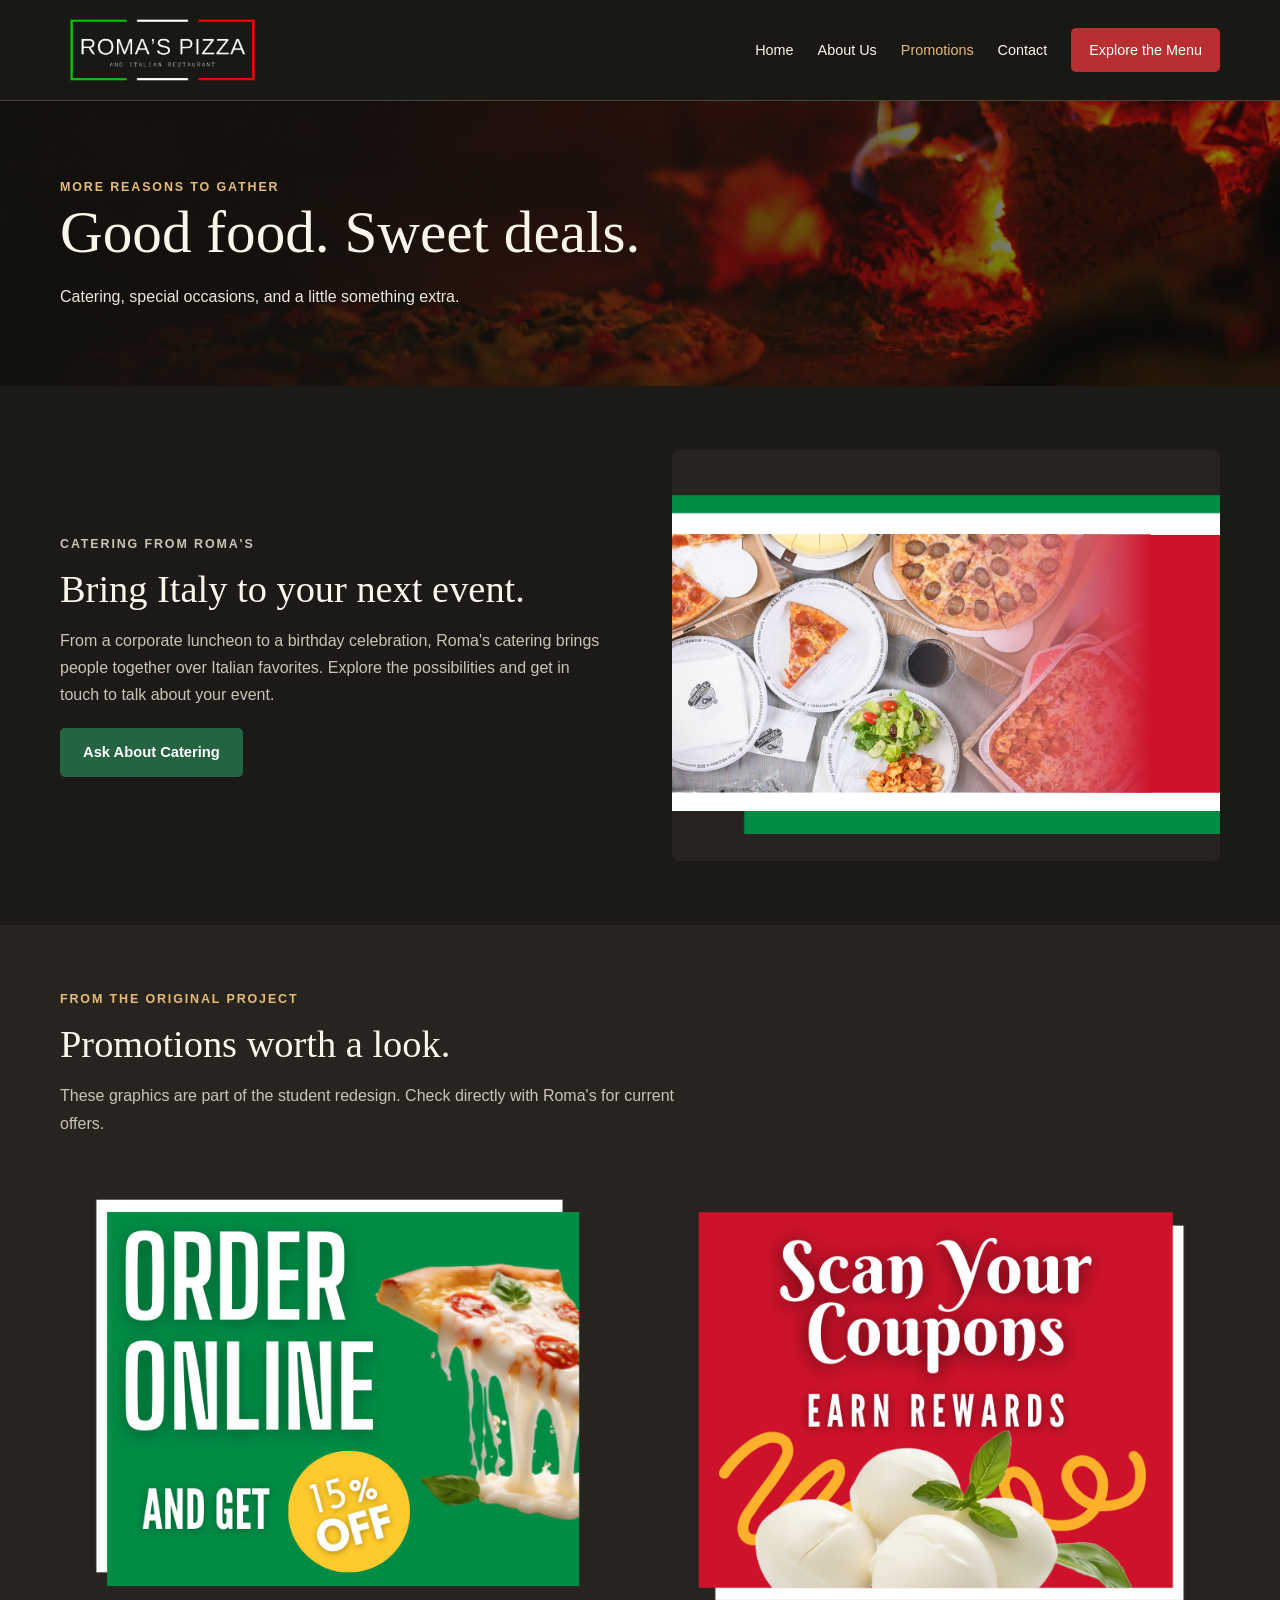
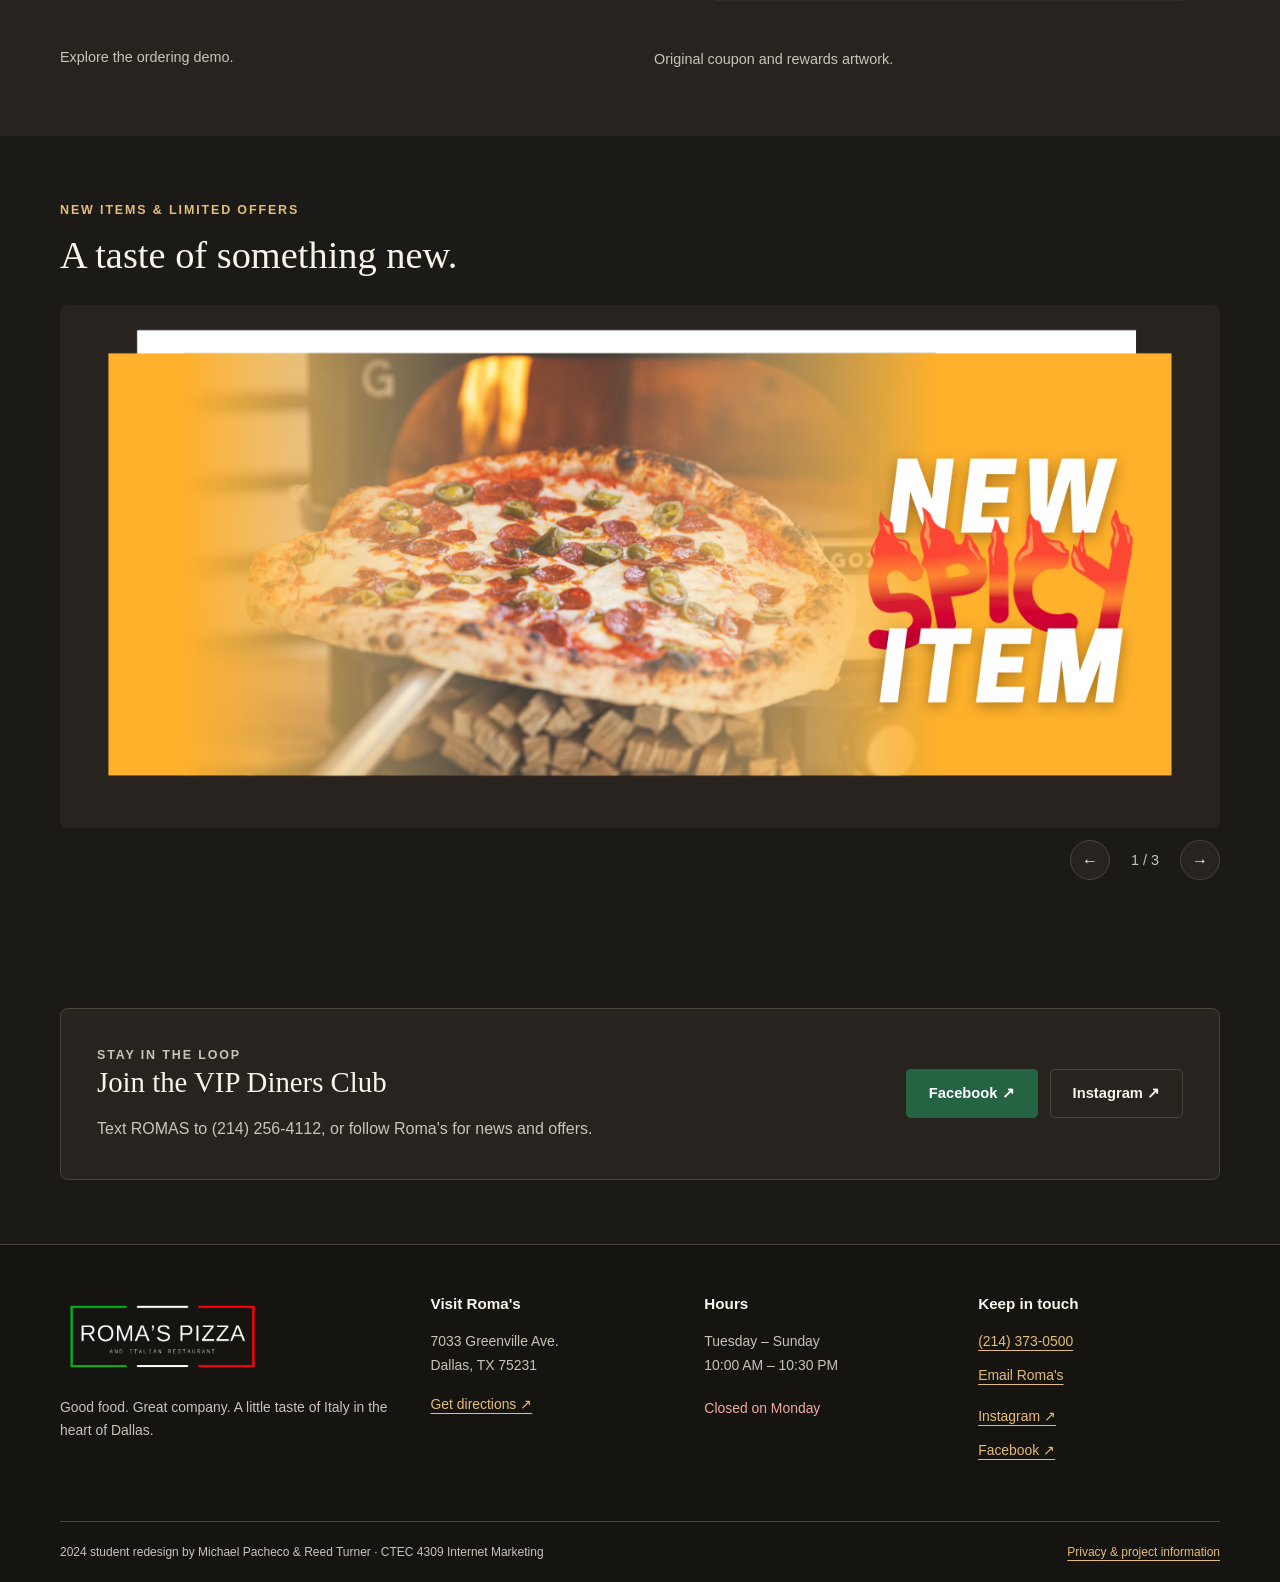
<file: promos.html>
<!DOCTYPE html>
<html lang="en">
<head>
    <meta charset="UTF-8">
    <meta name="viewport" content="width=device-width, initial-scale=1.0">
    <meta name="description" content="Catering information and original promotional artwork from the Roma’s student website redesign.">
    <title>Promotions — Roma's Pizza &amp; Italian Restaurant</title>
    <link rel="stylesheet" href="style.css">
    <script src="script.js" defer></script>
</head>
<body data-page="promos.html">
    <a class="skip-link" href="#main-content">Skip to content</a>
<header class="site-header" id="top">
    <div class="container nav-container">
        <a class="navbar-brand" href="index.html" aria-label="Roma's Pizza and Italian Restaurant — home">
            <img src="images/logo.png" alt="Roma's Pizza and Italian Restaurant" width="1080" height="458">
        </a>
        <button class="navbar-toggler" type="button" aria-controls="navigation" aria-expanded="false">
            <span aria-hidden="true">☰</span> Menu
        </button>
        <nav class="navigation" id="navigation" aria-label="Main navigation">
            <ul class="navbar-nav">
                <li><a href="index.html">Home</a></li>
                <li><a href="about.html">About Us</a></li>
                <li><a href="promos.html">Promotions</a></li>
                <li><a href="contact.html">Contact</a></li>
                <li><a class="order" href="order.html">Explore the Menu</a></li>
            </ul>
        </nav>
    </div>
</header>
    <main id="main-content" tabindex="-1">

        <section class="page-hero promo-hero">
            <div class="container">
                <p class="eyebrow">More reasons to gather</p>
                <h1>Good food. Sweet deals.</h1>
                <p>Catering, special occasions, and a little something extra.</p>
            </div>
        </section>
        <section class="container section">
            <div class="feature-row">
                <div>
                    <p class="eyebrow">Catering from Roma's</p>
                    <h2>Bring Italy to your next event.</h2>
                    <p>From a corporate luncheon to a birthday celebration, Roma's catering brings people together over Italian favorites. Explore the possibilities and get in touch to talk about your event.</p>
                    <a class="btn btn-green" href="contact.html">Ask About Catering</a>
                </div>
                <div class="feature-image">
                    <img src="images/catering.png" alt="Catering promotion from the original Roma's redesign" loading="lazy">
                </div>
            </div>
        </section>
        <section class="soft-section section">
            <div class="container">
                <div class="section-heading">
                    <p class="eyebrow">From the original project</p>
                    <h2>Promotions worth a look.</h2>
                    <p class="muted">These graphics are part of the student redesign. Check directly with Roma's for current offers.</p>
                </div>
                <div class="promo-grid">
                    <div>
                        <a href="order.html"><img src="images/promo1.png" alt="Original promotion: order online and get 15% off. Explore the demo menu." loading="lazy"></a>
                        <p class="promo-caption">Explore the ordering demo.</p>
                    </div>
                    <div>
                        <img src="images/promo2.png" alt="Original promotion: scan your coupons and earn rewards" loading="lazy">
                        <p class="promo-caption">Original coupon and rewards artwork.</p>
                    </div>
                </div>
            </div>
        </section>
        <section class="container section" aria-labelledby="offers-title">
            <div class="section-heading">
                <p class="eyebrow">New items &amp; limited offers</p>
                <h2 id="offers-title">A taste of something new.</h2>
            </div>
            <div class="carousel " role="region" aria-roledescription="carousel" aria-label="Original promotional artwork">
        <div class="carousel-frame">
            <div class="carousel-slide">
                <img src="images/9.png" alt="Original promotion introducing a new spicy pizza item.">
            </div>
            <div class="carousel-slide" hidden>
                <img src="images/10.png" alt="Original newsletter graphic: sign up for sweet deals." loading="lazy">
            </div>
            <div class="carousel-slide" hidden>
                <img src="images/11.png" alt="Original limited-time promotion for Cantuccini and Vin Santo." loading="lazy">
            </div>
        </div>
        <div class="carousel-controls">
            <button class="carousel-prev" type="button" aria-label="Previous slide">←</button>
            <span class="carousel-status" aria-live="polite" aria-atomic="true">1 / 3</span>
            <button class="carousel-next" type="button" aria-label="Next slide">→</button>
        </div>
    </div>
        </section>
        <section class="container section" aria-labelledby="club-title">
            <div class="club-panel">
                <div>
                    <p class="eyebrow">Stay in the loop</p>
                    <h2 id="club-title">Join the VIP Diners Club</h2>
                    <p>Text ROMAS to (214) 256-4112, or follow Roma's for news and offers.</p>
                </div>
                <div class="actions">
                    <a class="btn btn-green" href="https://www.facebook.com/RomasDallas" target="_blank" rel="noopener noreferrer">Facebook ↗</a>
                    <a class="btn btn-outline" href="https://www.instagram.com/romasitaliadallas/" target="_blank" rel="noopener noreferrer">Instagram ↗</a>
                </div>
            </div>
        </section>
    </main>
    <footer class="site-footer">
    <div class="container footer-grid">
        <div class="footer-intro">
            <img class="footer-logo" src="images/logofoot.png" alt="Roma's Pizza and Italian Restaurant" width="1080" height="458" loading="lazy">
            <p>Good food. Great company. A little taste of Italy in the heart of Dallas.</p>
        </div>
        <div>
            <h2>Visit Roma's</h2>
            <address>7033 Greenville Ave.<br>Dallas, TX 75231</address>
            <a href="https://maps.app.goo.gl/vVY8QDRWaMRh36cW6" target="_blank" rel="noopener noreferrer">Get directions ↗</a>
        </div>
        <div>
            <h2>Hours</h2>
            <p>Tuesday – Sunday<br>10:00 AM – 10:30 PM</p>
            <p class="closed">Closed on Monday</p>
        </div>
        <div>
            <h2>Keep in touch</h2>
            <a href="tel:+12143730500">(214) 373-0500</a>
            <a href="mailto:manager@romasdallas.com">Email Roma's</a>
            <div class="footer-socials">
                <a href="https://www.instagram.com/romasitaliadallas/" target="_blank" rel="noopener noreferrer">Instagram ↗</a>
                <a href="https://www.facebook.com/RomasDallas" target="_blank" rel="noopener noreferrer">Facebook ↗</a>
            </div>
        </div>
    </div>
    <div class="container footer-bottom">
        <p>2024 student redesign by Michael Pacheco &amp; Reed Turner · CTEC 4309 Internet Marketing</p>
        <a href="policy.html">Privacy &amp; project information</a>
    </div>
</footer>
<a class="to-top" href="#top" aria-label="Back to top">↑</a>
</body>
</html>
</file>
<file: style.css>
/* Roma's Pizza — Michael Pacheco & Reed Turner.
Shared styles, organized by the part of the page they belong to. */
:root {
    --background: #1c1a17;
    --surface: #27241f;
    --surface-light: #322e27;
    --text: #faf5eb;
    --muted: #cbc3b6;
    --border: #4b4439;
    --red: #b92e31;
    --green: #256443;
    --gold: #e5bc78;
}

* {
    box-sizing: border-box;
}

html {
    scroll-behavior: smooth;
    scroll-padding-top: 130px;
}

body {
    margin: 0;
    background: var(--background);
    color: var(--text);
    font: 1rem/1.7 "Segoe UI", Arial, sans-serif;
}

img {
    display: block;
    max-width: 100%;
    height: auto;
}

[hidden] {
    display: none !important;
}

a {
    color: var(--gold);
    text-underline-offset: 4px;
}

a:hover {
    color: var(--text);
}

button, input, textarea {
    font: inherit;
}

button {
    cursor: pointer;
}

:focus-visible {
    outline: 3px solid var(--gold);
    outline-offset: 4px;
}

h1, h2, h3 {
    margin: 0 0 16px;
    font-family: Georgia, "Times New Roman", serif;
    font-weight: 500;
    line-height: 1.15;
}

h1 {
    font-size: clamp(2.3rem, 5vw, 3.7rem);
}

h2 {
    font-size: clamp(1.75rem, 3vw, 2.5rem);
}

h3 {
    font-size: 1.35rem;
}

p {
    margin: 0 0 20px;
}

ul {
    padding-left: 22px;
}

address {
    margin-bottom: 16px;
    font-style: normal;
}

.container {
    width: min(1160px, calc(100% - 48px));
    margin-inline: auto;
}

.section {
    padding-block: 64px;
}

.eyebrow {
    margin-bottom: 12px;
    color: var(--gold);
    font-size: .78rem;
    font-weight: 700;
    letter-spacing: .15em;
    text-transform: uppercase;
}

.muted, .section-intro {
    color: var(--muted);
}

.section-heading {
    margin-bottom: 28px;
}

.section-heading p {
    max-width: 620px;
}

.actions {
    display: flex;
    flex-wrap: wrap;
    gap: 12px;
    margin-top: 24px;
}

.btn {
    display: inline-flex;
    justify-content: center;
    align-items: center;
    min-height: 46px;
    padding: 11px 22px;
    border: 1px solid transparent;
    border-radius: 5px;
    background: var(--red);
    color: #fff;
    font-size: .92rem;
    font-weight: 600;
    text-decoration: none;
    transition: background .2s;
}

.btn:hover {
    background: #932225;
    color: #fff;
}

.btn-green {
    background: var(--green);
}

.btn-green:hover {
    background: #1c4e34;
}

.btn-outline {
    border-color: var(--border);
    background: transparent;
    color: var(--text);
}

.btn-outline:hover {
    background: var(--surface-light);
}

.btn:disabled {
    cursor: default;
    opacity: .5;
}

.skip-link {
    position: fixed;
    top: -90px;
    left: 16px;
    z-index: 100;
    padding: 10px 18px;
    background: var(--text);
    color: var(--background);
}

.skip-link:focus {
    top: 12px;
}

.sr-only {
    position: absolute;
    width: 1px;
    height: 1px;
    padding: 0;
    margin: -1px;
    overflow: hidden;
    clip-path: inset(50%);
    white-space: nowrap;
    border: 0;
}

/* Navigation */
.site-header {
    position: sticky;
    top: 0;
    z-index: 20;
    border-bottom: 1px solid var(--border);
    background: #191815;
}

.nav-container {
    display: flex;
    align-items: center;
    justify-content: space-between;
    gap: 24px;
    min-height: 100px;
}

.navbar-brand {
    flex-shrink: 0;
    width: 205px;
}

.navbar-nav {
    display: flex;
    align-items: center;
    gap: 24px;
    padding: 0;
    margin: 0;
    list-style: none;
}

.navbar-nav a {
    display: inline-block;
    padding-block: 12px;
    color: var(--text);
    font-size: .9rem;
    text-decoration: none;
}

.navbar-nav a:hover, .navbar-nav a[aria-current="page"] {
    color: var(--gold);
}

.navbar-nav .order {
    padding: 10px 18px;
    border-radius: 5px;
    background: var(--red);
    color: #fff;
}

.navbar-nav .order:hover, .navbar-nav .order[aria-current="page"] {
    background: #932225;
    color: #fff;
}

.navbar-toggler {
    display: none;
    border: 1px solid var(--border);
    border-radius: 5px;
    padding: 8px 12px;
    background: transparent;
    color: var(--text);
}

/* Homepage and shared feature sections */
.home-banner {
    padding-top: 28px;
}

.carousel-frame {
    overflow: hidden;
    border-radius: 8px;
    background: var(--surface);
}

.carousel-slide img {
    width: 100%;
}

.carousel-controls {
    display: none;
    justify-content: flex-end;
    align-items: center;
    gap: 14px;
    margin-top: 12px;
}

.js .carousel-controls {
    display: flex;
}

.carousel-controls button {
    width: 40px;
    height: 40px;
    border: 1px solid var(--border);
    border-radius: 50%;
    background: var(--surface);
    color: var(--text);
}

.carousel-controls button:hover {
    background: var(--surface-light);
}

.carousel-status {
    min-width: 42px;
    color: var(--muted);
    text-align: center;
    font-size: .9rem;
}

.home-intro {
    display: grid;
    grid-template-columns: 1.1fr 1fr;
    align-items: center;
    gap: 60px;
    padding-top: 40px;
    padding-bottom: 64px;
}

.home-intro p {
    color: var(--muted);
}

.home-intro .eyebrow {
    color: var(--gold);
}

.feature-row {
    display: grid;
    grid-template-columns: 1fr 1fr;
    align-items: center;
    gap: 64px;
}

.feature-row + .feature-row {
    margin-top: 64px;
}

.feature-row p {
    color: var(--muted);
}

.feature-image {
    overflow: hidden;
    border-radius: 8px;
    background: #131211;
}

.feature-image img {
    width: 100%;
    aspect-ratio: 4 / 3;
    object-fit: cover;
}

.feature-image.food-cutout img {
    object-fit: contain;
    padding: 20px;
}

.soft-section {
    background: var(--surface);
}

.review-carousel {
    max-width: 700px;
    margin-inline: auto;
}

.review-carousel .carousel-slide img {
    aspect-ratio: 2 / 1;
    object-fit: contain;
    background: var(--background);
}

.centered {
    text-align: center;
}

.club-panel {
    display: flex;
    align-items: center;
    justify-content: space-between;
    gap: 36px;
    padding: 36px;
    border: 1px solid var(--border);
    border-radius: 8px;
    background: var(--surface);
}

.club-panel h2 {
    font-size: 1.8rem;
}

.club-panel p {
    margin: 0;
    color: var(--muted);
}

.club-panel .actions {
    margin: 0;
}

/* Page banners */
.page-hero {
    display: flex;
    align-items: center;
    min-height: 285px;
    background-size: cover;
    background-position: center;
}

.page-hero p {
    max-width: 550px;
    margin-bottom: 0;
    color: #eee7db;
}

.about-hero {
    background-image: linear-gradient(90deg, #13120fee, #13120f66), url('images/aboutban.jpg');
}

.promo-hero {
    background-image: linear-gradient(90deg, #13120fee, #13120f77), url('images/promoban.jpg');
}

.contact-hero {
    background-image: linear-gradient(90deg, #13120fee, #13120f88), url('images/dining-room.webp');
}

.menu-hero {
    background-image: linear-gradient(90deg, #13120fee, #13120f88), url('images/menu.jpg');
}

.facts-grid {
    display: grid;
    grid-template-columns: repeat(4, 1fr);
    gap: 24px;
}

.facts-grid img {
    width: 100%;
    border-radius: 6px;
}

.food-banner {
    width: 100%;
    border-radius: 8px;
}

.promo-grid {
    display: grid;
    grid-template-columns: 1fr 1fr;
    gap: 28px;
}

.promo-grid img {
    width: 100%;
    border-radius: 8px;
}

.promo-caption {
    margin: 12px 0 0;
    color: var(--muted);
    font-size: .9rem;
}

/* Menu and cart */
.menu-nav {
    padding-block: 20px;
    border-bottom: 1px solid var(--border);
    background: var(--surface);
}

.menu-nav .container {
    display: flex;
    flex-wrap: wrap;
    gap: 10px 20px;
}

.menu-nav a {
    color: var(--text);
    font-size: .88rem;
    text-decoration: none;
}

.menu-nav a:hover {
    color: var(--gold);
}

.menu-nav .cart-jump {
    color: var(--gold);
    margin-left: auto;
}

.demo-note {
    padding: 14px 18px;
    border-left: 3px solid var(--gold);
    background: var(--surface);
    color: var(--muted);
    font-size: .9rem;
}

.menu-layout {
    display: grid;
    grid-template-columns: minmax(0, 1fr) 310px;
    align-items: start;
    gap: 32px;
    padding-top: 28px;
    padding-bottom: 64px;
}

.menu-section {
    margin-bottom: 48px;
    scroll-margin-top: 16px;
}

.menu-section > h2 {
    padding-bottom: 16px;
    margin-bottom: 24px;
    border-bottom: 1px solid var(--border);
    font-size: 1.95rem;
}

.menu-grid {
    display: grid;
    grid-template-columns: 1fr 1fr;
    gap: 20px;
}

.menu-card {
    display: flex;
    flex-direction: column;
    overflow: hidden;
    border: 1px solid var(--border);
    border-radius: 8px;
    background: var(--surface);
}

.menu-card > img {
    width: 100%;
    aspect-ratio: 16 / 10;
    object-fit: cover;
}

.menu-card-content {
    display: flex;
    flex-direction: column;
    flex: 1;
    padding: 18px;
}

.menu-card h3 {
    margin-bottom: 8px;
    font-size: 1.25rem;
}

.menu-price {
    margin-bottom: 16px;
    color: var(--gold);
    font-weight: 600;
}

.add-to-cart {
    display: flex;
    flex-wrap: wrap;
    gap: 10px;
    margin-top: auto;
}

.quantity-control {
    display: flex;
    align-items: center;
    overflow: hidden;
    min-height: 42px;
    border: 1px solid var(--border);
    border-radius: 5px;
}

.quantity-control button {
    width: 32px;
    height: 40px;
    border: 0;
    background: var(--surface-light);
    color: var(--text);
}

.quantity-control input {
    width: 44px;
    padding: 0;
    border: 0;
    background: var(--surface);
    color: var(--text);
    text-align: center;
    appearance: textfield;
    -moz-appearance: textfield;
}

.quantity-control input::-webkit-inner-spin-button, .quantity-control input::-webkit-outer-spin-button {
    appearance: none;
    margin: 0;
}

.add-to-cart .btn {
    min-height: 42px;
    flex: 1;
    padding: 8px 12px;
    font-size: .85rem;
    white-space: nowrap;
}

.menu-details {
    padding: 22px;
    border: 1px solid var(--border);
    border-radius: 8px;
    background: var(--surface);
}

.menu-details p:last-child {
    margin-bottom: 0;
}

.menu-details h3:not(:first-child) {
    margin-top: 24px;
}

.menu-details img {
    width: 100%;
    max-height: 230px;
    margin-bottom: 24px;
    border-radius: 5px;
    object-fit: cover;
}

.menu-details ul {
    margin-block: 12px 24px;
    color: var(--muted);
}

.menu-details strong {
    color: var(--text);
}

.cart-panel {
    position: sticky;
    top: 124px;
    padding: 24px;
    border: 1px solid var(--border);
    border-top: 3px solid var(--green);
    border-radius: 8px;
    background: var(--surface);
    scroll-margin-top: 16px;
}

.cart-panel h2 {
    font-size: 1.6rem;
}

.cart-panel .muted {
    font-size: .85rem;
}

.cart-items {
    max-height: 360px;
    padding: 0;
    margin: 0;
    overflow-y: auto;
    list-style: none;
}

.cart-item {
    padding-block: 16px;
    border-bottom: 1px solid var(--border);
}

.cart-item-name {
    margin-bottom: 8px;
    font-weight: 600;
    line-height: 1.35;
}

.cart-item-controls {
    display: flex;
    align-items: center;
    flex-wrap: wrap;
    gap: 10px;
}

.cart-item-controls input {
    width: 60px;
    padding: 4px 6px;
    border: 1px solid var(--border);
    border-radius: 4px;
    background: var(--background);
    color: var(--text);
}

.cart-item-controls label {
    color: var(--muted);
    font-size: .85rem;
}

.cart-item-total {
    margin-left: auto;
    color: var(--gold);
    font-weight: 600;
}

.remove-item {
    margin-top: 8px;
    padding: 0;
    border: 0;
    background: transparent;
    color: var(--muted);
    font-size: .8rem;
    text-decoration: underline;
    text-underline-offset: 3px;
}

.cart-total {
    display: flex;
    justify-content: space-between;
    gap: 12px;
    padding-top: 20px;
    margin-bottom: 12px;
}

.cart-panel > .btn {
    width: 100%;
    margin-top: 16px;
}

.cart-message {
    margin-top: 14px;
    margin-bottom: 0;
    color: var(--gold);
    font-size: .85rem;
}

.js-required {
    color: var(--gold);
}

/* Contact form */
.contact-cards {
    display: grid;
    grid-template-columns: repeat(3, 1fr);
    gap: 24px;
}

.info-card {
    padding: 28px;
    border: 1px solid var(--border);
    border-radius: 8px;
    background: var(--surface);
}

.info-card h2 {
    font-size: 1.5rem;
}

.info-card p {
    color: var(--muted);
}

.info-card p:last-child {
    margin-bottom: 0;
}

.contact-links {
    display: grid;
    gap: 12px;
    margin: 0;
    padding: 0;
    list-style: none;
}

.contact-links a {
    overflow-wrap: anywhere;
}

.closed {
    color: #efaaa5;
}

.contact-layout {
    display: grid;
    grid-template-columns: 1fr 1fr;
    gap: 40px;
}

.map-frame {
    width: 100%;
    height: 385px;
    margin-top: 24px;
    border: 0;
    border-radius: 8px;
    background: var(--surface);
}

.form-wrapper {
    padding: 30px;
    border: 1px solid var(--border);
    border-radius: 8px;
    background: var(--surface);
}

.contact-form {
    display: grid;
    gap: 20px;
}

.form-field {
    display: grid;
    gap: 7px;
}

.form-field label {
    font-weight: 600;
    font-size: .9rem;
}

.optional {
    color: var(--muted);
    font-weight: 400;
}

.form-field input, .form-field textarea {
    width: 100%;
    min-height: 46px;
    border: 1px solid #746959;
    border-radius: 5px;
    padding: 12px;
    background: var(--background);
    color: var(--text);
}

.form-field textarea {
    min-height: 150px;
    resize: vertical;
}

.form-field input::placeholder, .form-field textarea::placeholder {
    color: #a99e90;
}

.form-field small {
    color: var(--muted);
}

.contact-form .demo-note {
    margin: 0;
    font-size: .85rem;
}

.message-panel {
    max-width: 720px;
    margin: 72px auto;
    padding: 48px;
    border: 1px solid var(--border);
    border-radius: 8px;
    background: var(--surface);
}

.message-panel p {
    color: var(--muted);
}

.prose {
    max-width: 780px;
}

.prose h2 {
    margin-top: 36px;
    font-size: 1.6rem;
}

.prose p {
    color: var(--muted);
}

/* Footer */
.site-footer {
    border-top: 1px solid var(--border);
    background: #151411;
}

.footer-grid {
    display: grid;
    grid-template-columns: 1.4fr 1fr 1fr 1fr;
    gap: 32px;
    padding-block: 48px;
}

.footer-grid h2 {
    margin-bottom: 16px;
    font: 600 .95rem/1.4 "Segoe UI", Arial, sans-serif;
}

.footer-grid p, .footer-grid address, .footer-grid a {
    font-size: .87rem;
}

.footer-grid p, .footer-grid address {
    color: var(--muted);
}

.footer-grid .closed {
    color: #efaaa5;
}

.footer-grid a {
    display: block;
    margin-bottom: 10px;
}

.footer-logo {
    width: 205px;
    margin-bottom: 16px;
}

.footer-socials {
    margin-top: 18px;
}

.footer-bottom {
    display: flex;
    justify-content: space-between;
    gap: 24px;
    padding-block: 20px;
    border-top: 1px solid var(--border);
    font-size: .75rem;
    color: var(--muted);
}

.footer-bottom p {
    margin: 0;
}

.footer-bottom a {
    flex-shrink: 0;
}

.to-top {
    position: fixed;
    right: 20px;
    bottom: 20px;
    z-index: 15;
    display: none;
    align-items: center;
    justify-content: center;
    width: 42px;
    height: 42px;
    border: 1px solid var(--border);
    border-radius: 50%;
    background: var(--surface);
    color: var(--text);
    font-size: 1.5rem;
    text-decoration: none;
}

.to-top.is-visible {
    display: flex;
}

/* Responsive layouts */
@media (max-width: 1000px) {
    .navbar-nav {
        gap: 16px;
    }
    .navbar-brand {
        width: 175px;
    }
    .home-intro, .feature-row {
        gap: 32px;
    }
    .contact-cards {
        gap: 16px;
    }
    .info-card {
        padding: 22px;
    }
    .menu-layout {
        grid-template-columns: minmax(0, 1fr) 280px;
        gap: 24px;
    }
    .menu-grid {
        gap: 14px;
    }
    .menu-card-content {
        padding: 14px;
    }
    .cart-panel {
        padding: 20px;
    }
    .footer-grid {
        grid-template-columns: 1fr 1fr;
    }
}

@media (max-width: 800px) {
    html {
        scroll-padding-top: 110px;
    }
    .container {
        width: min(1160px, calc(100% - 36px));
    }
    .nav-container {
        flex-wrap: wrap;
        gap: 0;
        padding-block: 12px;
        min-height: 80px;
    }
    .navbar-brand {
        width: 165px;
    }
    .js .navbar-toggler {
        display: block;
    }
    .navigation {
        width: 100%;
        padding-top: 16px;
    }
    .js .navigation {
        display: none;
    }
    .js .navigation.is-open {
        display: block;
    }
    .navbar-nav {
        flex-direction: column;
        align-items: stretch;
        gap: 0;
    }
    .navbar-nav a {
        width: 100%;
        padding: 12px;
    }
    .navbar-nav .order {
        margin-top: 6px;
    }
    .home-intro, .feature-row, .contact-layout {
        grid-template-columns: 1fr;
    }
    .home-intro {
        gap: 12px;
        padding-bottom: 40px;
    }
    .feature-row {
        gap: 28px;
    }
    .feature-row + .feature-row {
        margin-top: 48px;
    }
    .feature-row.reverse .feature-image {
        order: 2;
    }
    .section {
        padding-block: 44px;
    }
    .page-hero {
        min-height: 245px;
    }
    .facts-grid {
        grid-template-columns: 1fr 1fr;
    }
    .club-panel {
        flex-direction: column;
        align-items: flex-start;
        padding: 28px;
    }
    .contact-cards {
        grid-template-columns: 1fr;
    }
    .menu-layout {
        grid-template-columns: 1fr;
    }
    .menu-nav .cart-jump {
        margin-left: 0;
    }
    .cart-panel {
        position: static;
        grid-row: 1;
        scroll-margin-top: 16px;
    }
    .cart-items {
        max-height: 240px;
    }
    .menu-section {
        scroll-margin-top: 16px;
    }
    .footer-bottom {
        flex-direction: column;
        gap: 12px;
    }
}

@media (max-width: 480px) {
    .container {
        width: calc(100% - 32px);
    }
    .home-banner {
        padding-top: 16px;
    }
    .home-intro {
        padding-top: 28px;
    }
    .feature-row {
        gap: 24px;
    }
    .menu-grid, .promo-grid {
        grid-template-columns: 1fr;
    }
    .facts-grid {
        gap: 14px;
    }
    .footer-grid {
        grid-template-columns: 1fr;
        gap: 28px;
    }
    .form-wrapper, .message-panel {
        padding: 24px;
    }
    .message-panel {
        margin: 40px auto;
    }
    .review-carousel .carousel-slide img {
        aspect-ratio: auto;
    }
}

@media (prefers-reduced-motion: reduce) {
    html {
        scroll-behavior: auto;
    }
    *, *::before, *::after {
        transition: none !important;
    }
}


/* A small cart shortcut keeps the long menu usable on phones. */
.mobile-cart-link {
    display: none;
}
@media (max-width: 800px) {
    .mobile-cart-link {
        display: block;
        position: fixed;
        bottom: 18px;
        left: 18px;
        z-index: 16;
        padding: 12px 18px;
        border: 1px solid var(--border);
        border-radius: 6px;
        background: var(--green);
        color: #fff;
        font-size: .9rem;
        text-decoration: none;
        box-shadow: 0 4px 16px #0006;
    }
}

/* Small spacing and contrast refinements. */
.food-banner {
    margin-top: 48px;
}
.menu-notice {
    margin-top: 28px;
}
.page-hero .eyebrow {
    color: var(--gold);
}
.info-card .closed {
    color: #efaaa5;
}
</file>
